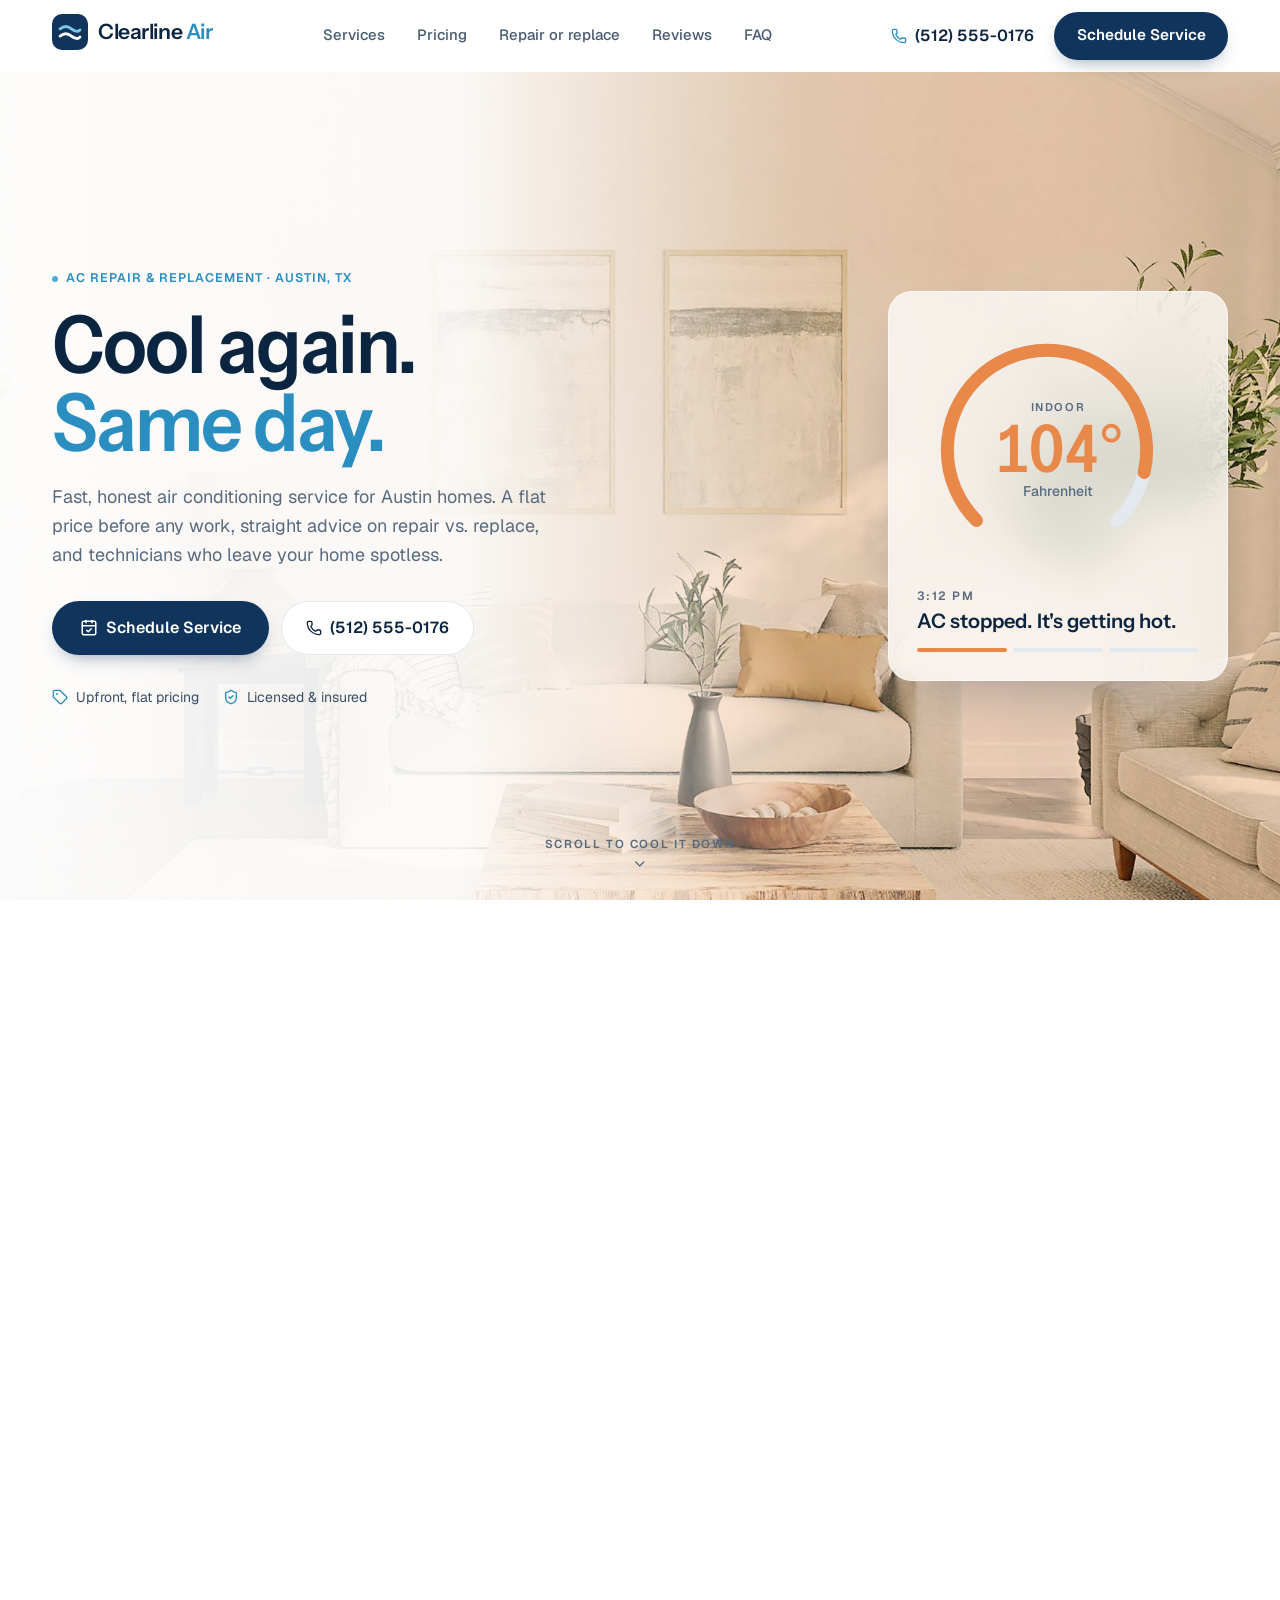
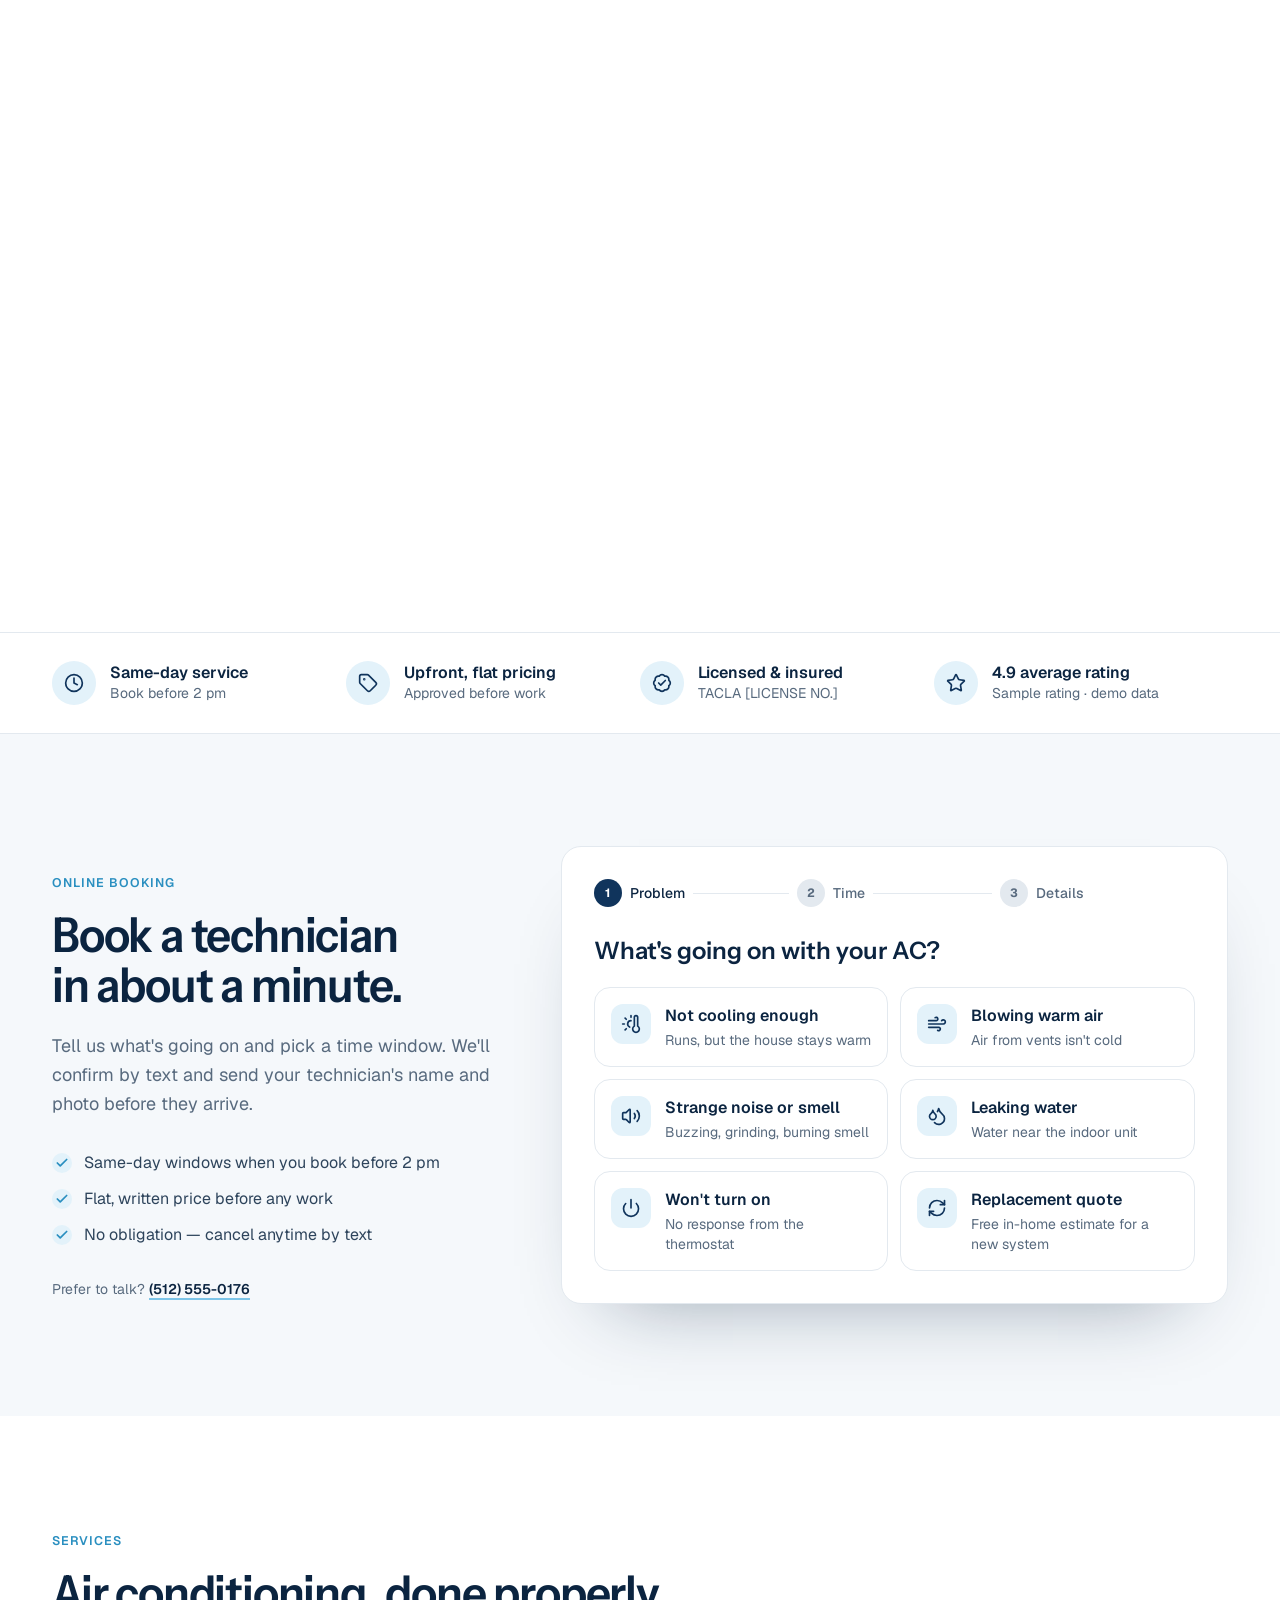
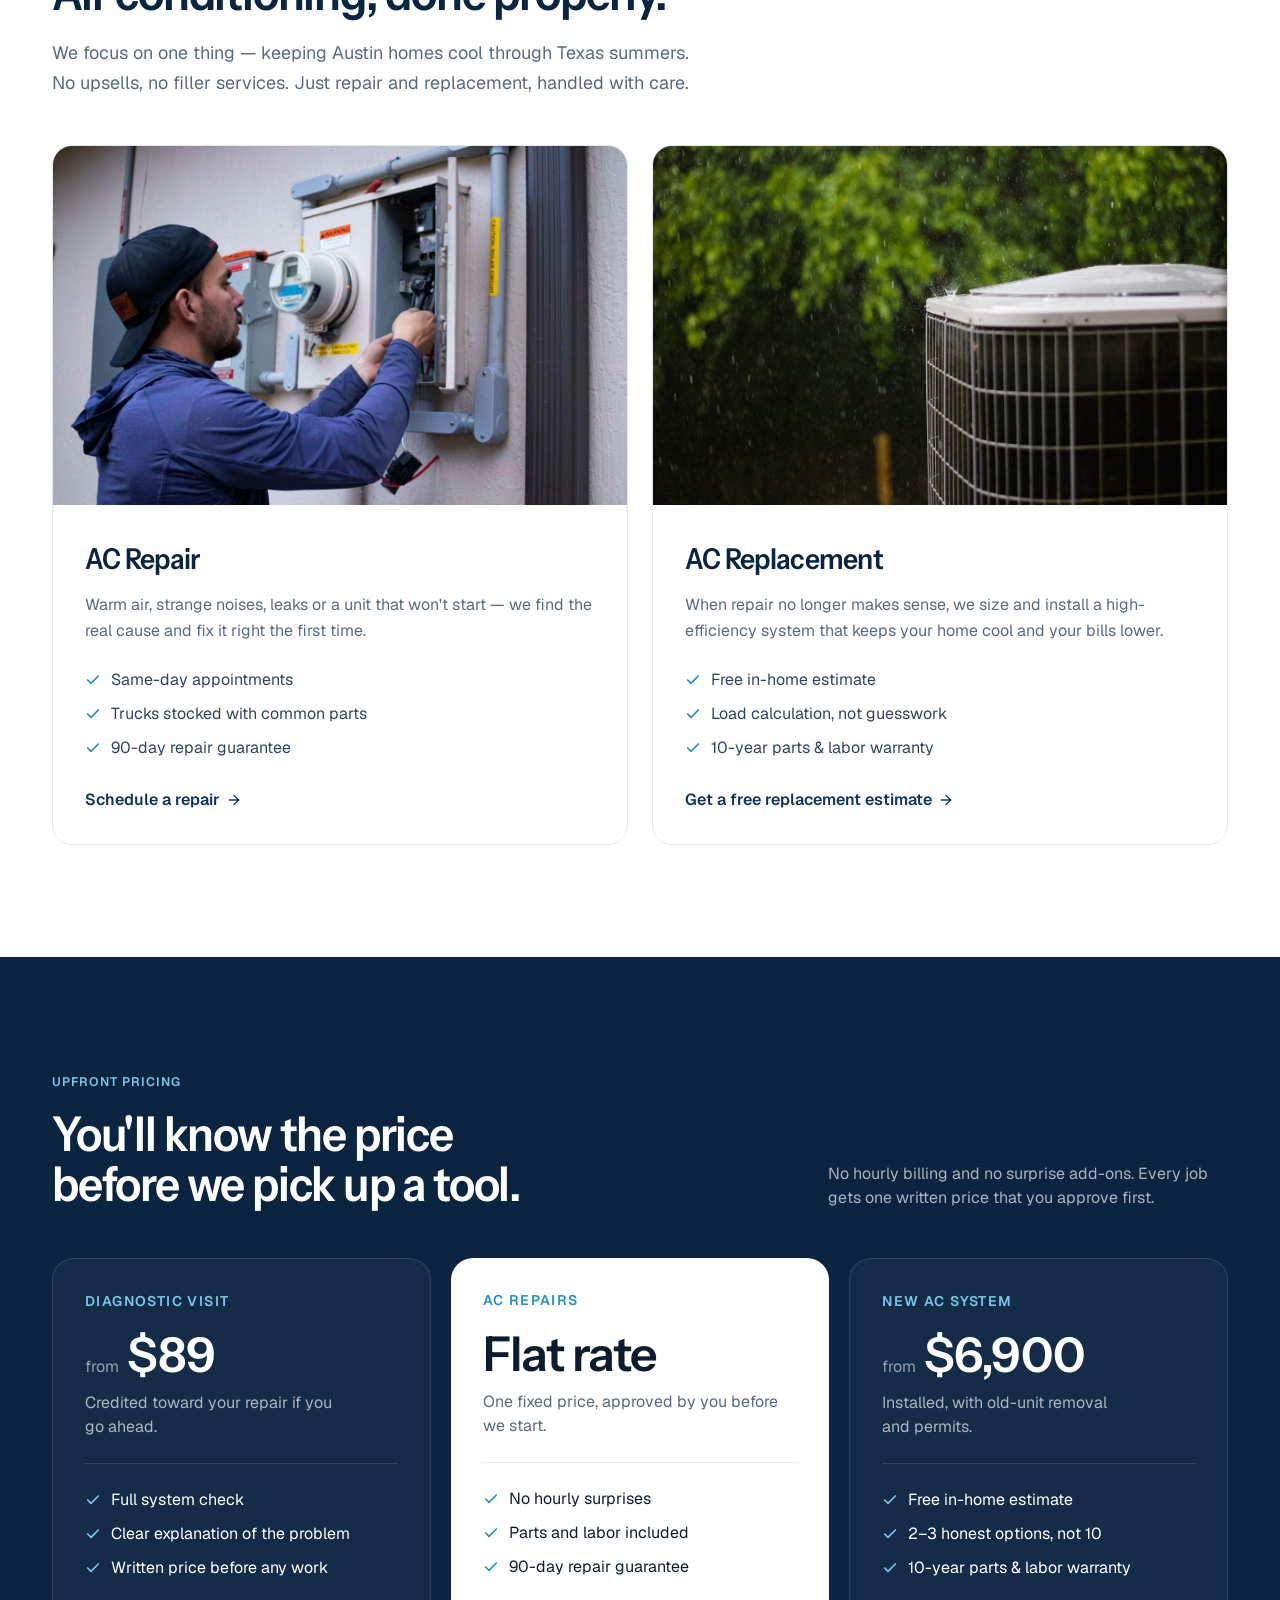
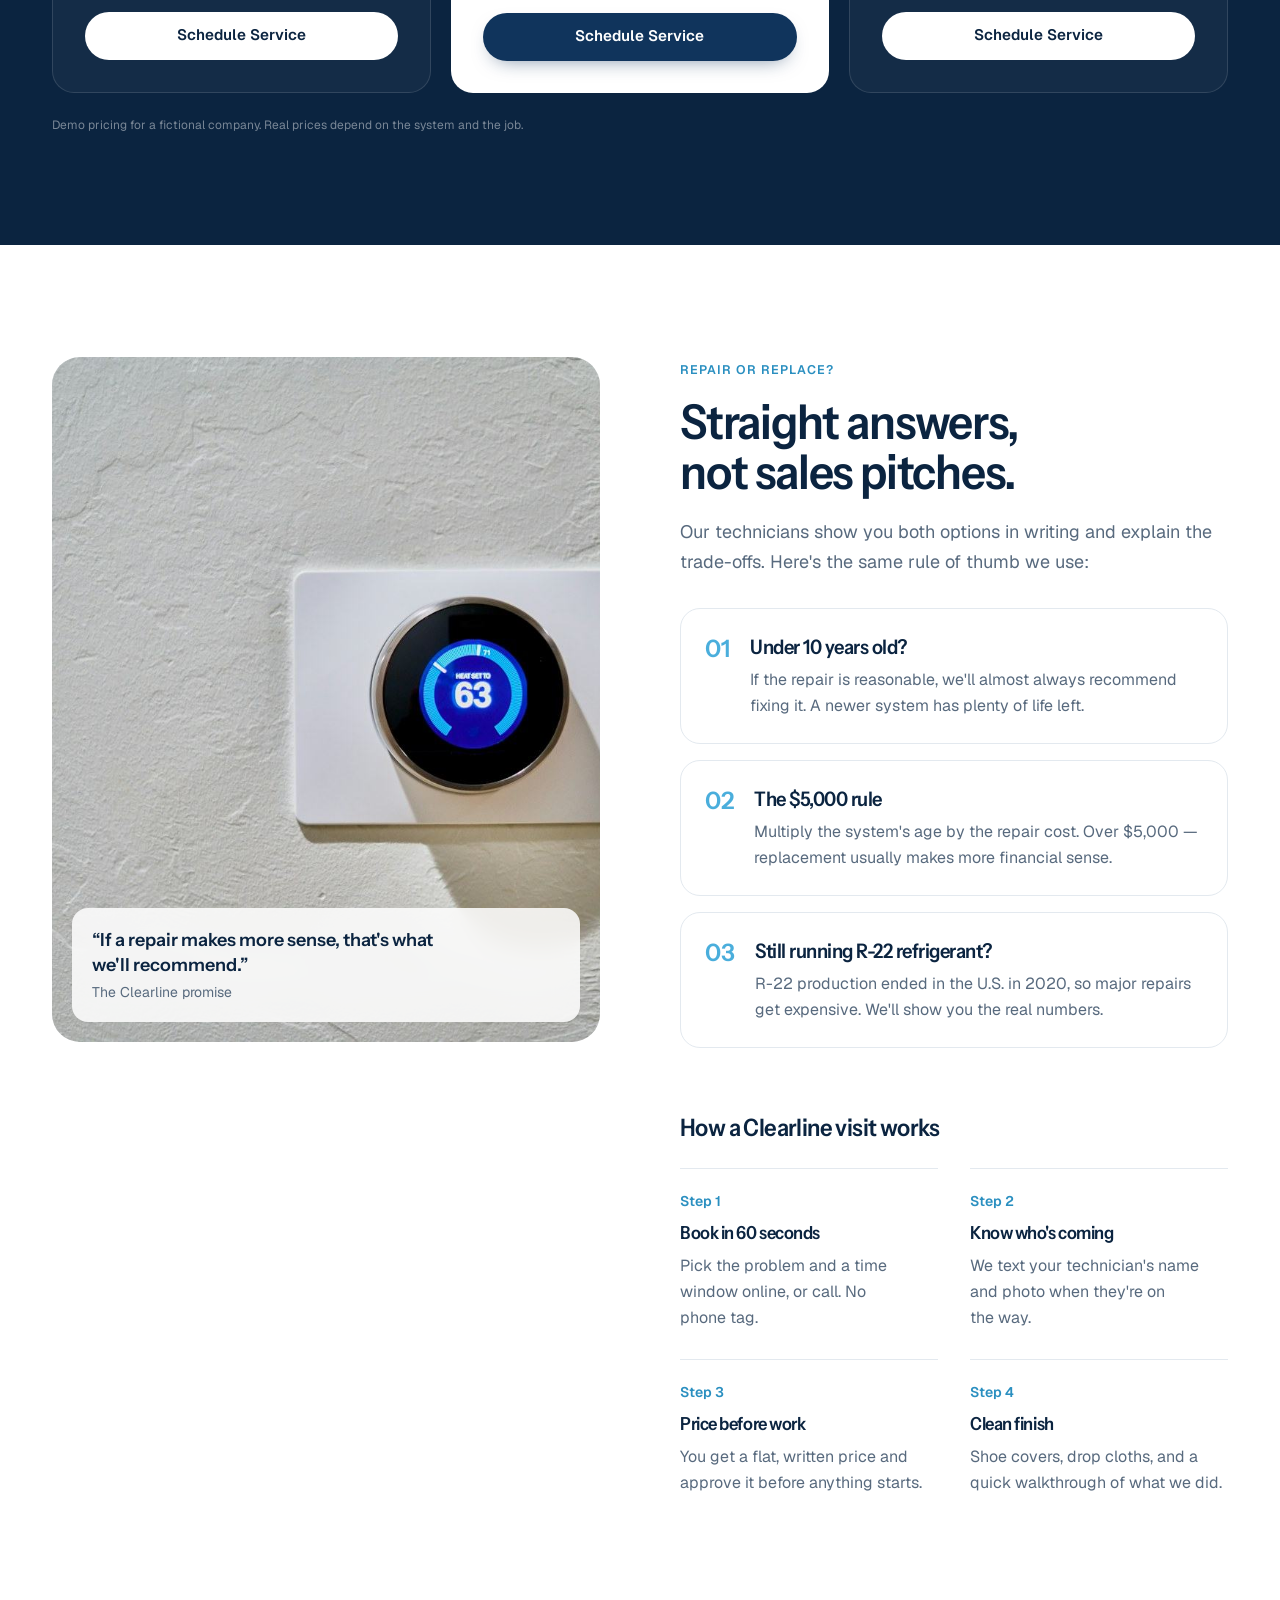
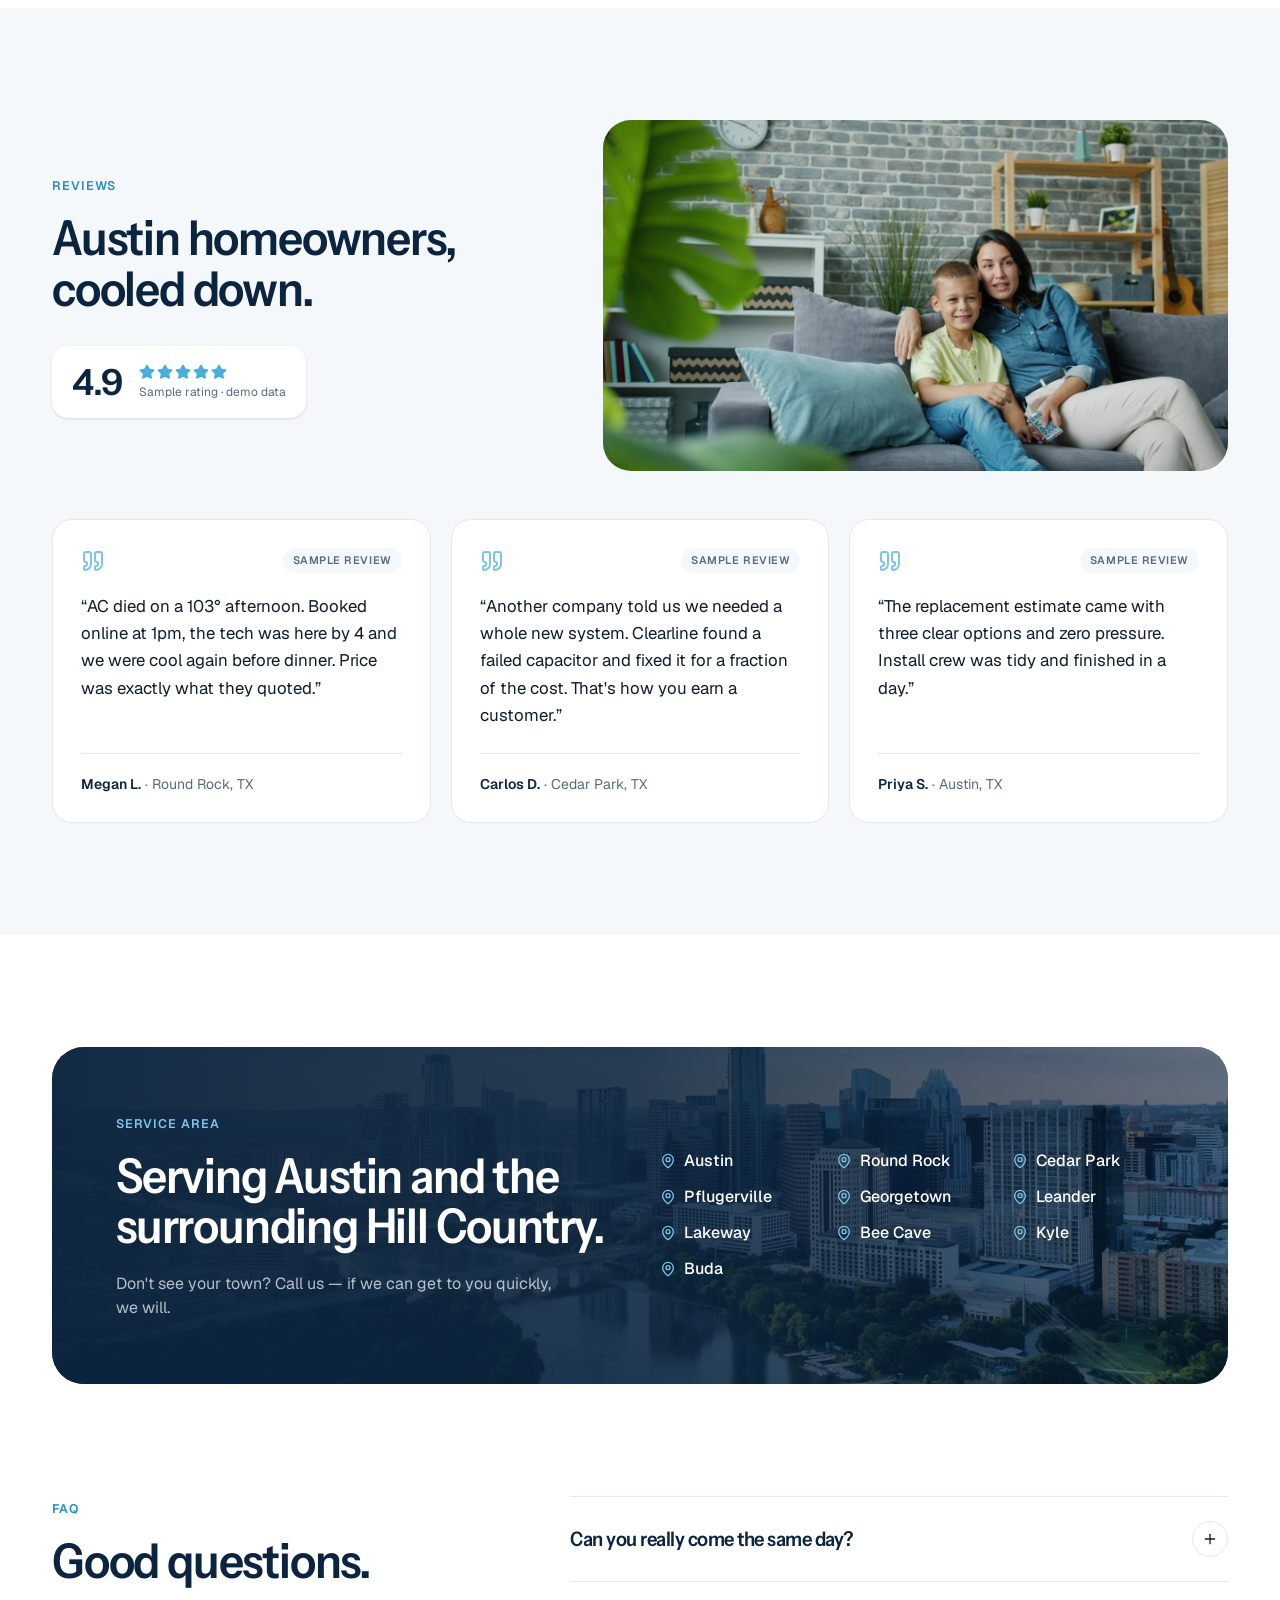
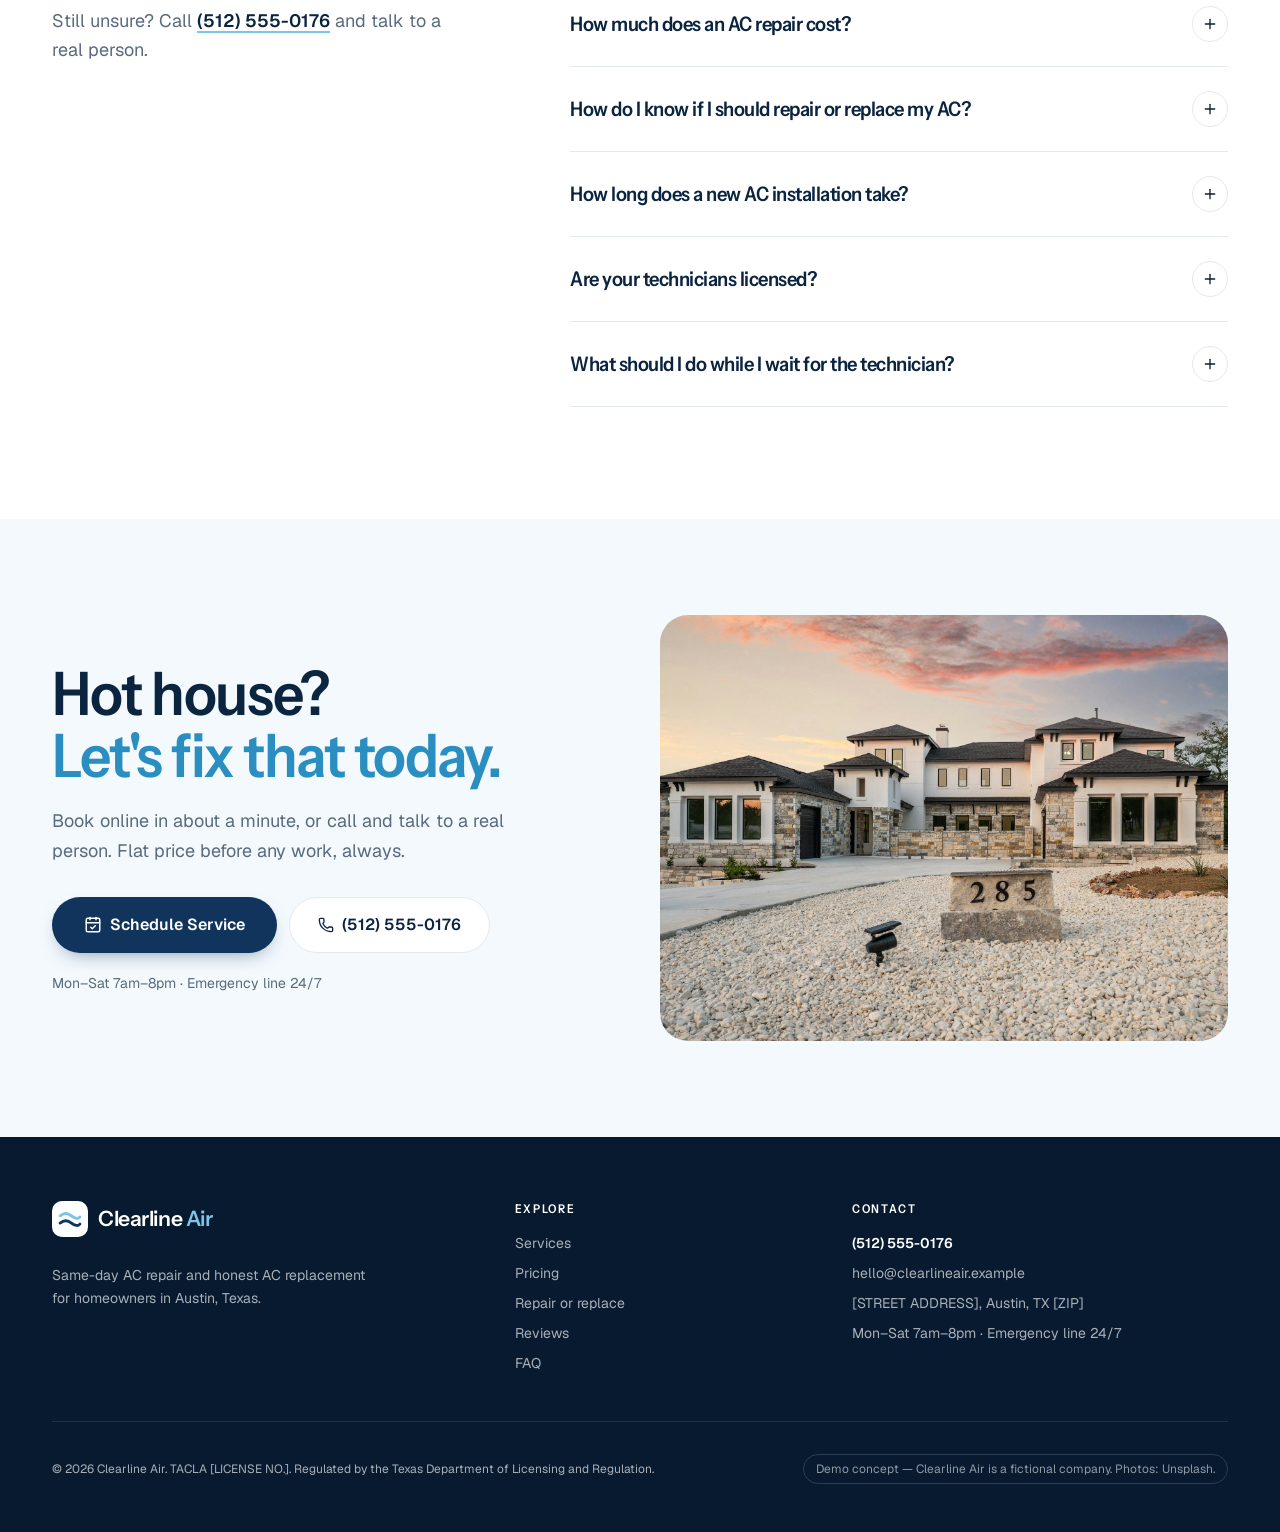
<file: clearline-site/index.html>
<!DOCTYPE html><html lang="en"><head><meta charSet="utf-8"/><link rel="preconnect" href="/" crossorigin=""/><meta name="viewport" content="width=device-width, initial-scale=1"/><link rel="preload" as="image" href="images/hero.jpg" fetchPriority="high"/><link rel="stylesheet" href="./_next/static/chunks/3_-s42eiv5xue.css" data-precedence="next"/><link rel="preload" as="script" fetchPriority="low" href="./_next/static/chunks/12aruqaur5huj.js"/><script src="./_next/static/chunks/13yxs8tvcajse.js" async=""></script><script src="./_next/static/chunks/3g4px251sg85e.js" async=""></script><script src="./_next/static/chunks/turbopack-1rdgb0w8nih9e.js" async=""></script><script src="./_next/static/chunks/3fntmmi971322.js" async=""></script><script src="./_next/static/chunks/0wm6jgw94_d73.js" async=""></script><meta name="theme-color" content="#ffffff"/><title>Same-Day AC Repair &amp; Replacement in Austin, TX | Clearline Air</title><meta name="description" content="Fast, honest air conditioning service for Austin homeowners: same-day AC repair, flat upfront pricing and straight advice on repair vs. replacement. Demo concept."/><meta name="robots" content="noindex, nofollow"/><link rel="canonical" href="https://clearline-air.vercel.app"/><meta property="og:title" content="Clearline Air — Same-Day AC Repair in Austin"/><meta property="og:description" content="Book a technician online in about a minute. Flat price before any work."/><meta property="og:url" content="https://clearline-air.vercel.app"/><meta property="og:site_name" content="Clearline Air"/><meta property="og:locale" content="en_US"/><meta property="og:image" content="https://clearline-air.vercel.app/images/hero.jpg"/><meta property="og:image:width" content="2000"/><meta property="og:image:height" content="1125"/><meta property="og:image:alt" content="Bright living room in an Austin home"/><meta property="og:type" content="website"/><meta name="twitter:card" content="summary_large_image"/><meta name="twitter:title" content="Clearline Air — Same-Day AC Repair in Austin"/><meta name="twitter:description" content="Book a technician online in about a minute. Flat price before any work."/><meta name="twitter:image" content="https://clearline-air.vercel.app/images/hero.jpg"/><meta name="twitter:image:alt" content="Bright living room in an Austin home"/><meta name="twitter:image:width" content="2000"/><meta name="twitter:image:height" content="1125"/><link rel="icon" href="./icon.svg?icon.3de622f_3uayt.svg" sizes="any" type="image/svg+xml"/><meta name="next-size-adjust" content=""/><script src="./_next/static/chunks/0cz1d0mv5g_q7.js" noModule=""></script></head><body><div hidden=""><!--$--><!--/$--></div><a href="#main" class="sr-only focus:not-sr-only focus:fixed focus:left-4 focus:top-4 focus:z-[100] focus:rounded-full focus:bg-white focus:px-4 focus:py-2 focus:font-semibold">Skip to content</a><header class="sticky top-0 z-50 h-[72px] border-b bg-white/90 backdrop-blur-md transition-colors border-transparent"><div class="container-x flex h-full items-center justify-between gap-6"><a href="#top" aria-label="Clearline Air — back to top" class="shrink-0"><span class="inline-flex items-center gap-2.5"><svg viewBox="0 0 40 40" class="h-9 w-9 shrink-0" aria-hidden="true" focusable="false"><rect width="40" height="40" rx="11" fill="#10345c"></rect><path d="M9 16.5c4.2-3.4 8.4-3.4 12.6 0s7.4 3.4 9.4 1.2" fill="none" stroke="#7cc4e8" stroke-width="3.2" stroke-linecap="round"></path><path d="M9 24.5c4.2-3.4 8.4-3.4 12.6 0s7.4 3.4 9.4 1.2" fill="none" stroke="#ffffff" stroke-width="3.2" stroke-linecap="round"></path></svg><span class="font-display text-[1.32rem] font-semibold tracking-[-0.02em] text-deep-900">Clearline<span class="text-ice-600"> Air</span></span></span></a><nav aria-label="Primary" class="hidden xl:block"><ul class="flex items-center gap-8 text-[0.93rem] font-medium text-deep-900/75"><li><a href="#services" class="transition-colors hover:text-deep-900">Services</a></li><li><a href="#pricing" class="transition-colors hover:text-deep-900">Pricing</a></li><li><a href="#advice" class="transition-colors hover:text-deep-900">Repair or replace</a></li><li><a href="#reviews" class="transition-colors hover:text-deep-900">Reviews</a></li><li><a href="#faq" class="transition-colors hover:text-deep-900">FAQ</a></li></ul></nav><div class="flex items-center gap-2 sm:gap-3"><a href="tel:+15125550176" class="hidden items-center gap-2 whitespace-nowrap px-2 font-semibold text-deep-900 md:inline-flex"><svg xmlns="http://www.w3.org/2000/svg" width="24" height="24" viewBox="0 0 24 24" fill="none" stroke="currentColor" stroke-width="2" stroke-linecap="round" stroke-linejoin="round" class="lucide lucide-phone h-4 w-4 text-ice-600" aria-hidden="true"><path d="M13.832 16.568a1 1 0 0 0 1.213-.303l.355-.465A2 2 0 0 1 17 15h3a2 2 0 0 1 2 2v3a2 2 0 0 1-2 2A18 18 0 0 1 2 4a2 2 0 0 1 2-2h3a2 2 0 0 1 2 2v3a2 2 0 0 1-.8 1.6l-.468.351a1 1 0 0 0-.292 1.233 14 14 0 0 0 6.392 6.384"></path></svg>(512) 555-0176</a><a href="#book" class="btn btn-primary hidden sm:inline-flex">Schedule Service</a><a href="tel:+15125550176" aria-label="Call (512) 555-0176" class="inline-flex h-11 w-11 items-center justify-center rounded-full bg-ice-100 text-deep-800 md:hidden"><svg xmlns="http://www.w3.org/2000/svg" width="24" height="24" viewBox="0 0 24 24" fill="none" stroke="currentColor" stroke-width="2" stroke-linecap="round" stroke-linejoin="round" class="lucide lucide-phone h-[18px] w-[18px]" aria-hidden="true"><path d="M13.832 16.568a1 1 0 0 0 1.213-.303l.355-.465A2 2 0 0 1 17 15h3a2 2 0 0 1 2 2v3a2 2 0 0 1-2 2A18 18 0 0 1 2 4a2 2 0 0 1 2-2h3a2 2 0 0 1 2 2v3a2 2 0 0 1-.8 1.6l-.468.351a1 1 0 0 0-.292 1.233 14 14 0 0 0 6.392 6.384"></path></svg></a><button type="button" aria-label="Open menu" aria-expanded="false" aria-controls="mobile-menu" class="inline-flex h-11 w-11 items-center justify-center rounded-full border border-line text-deep-900 xl:hidden"><svg xmlns="http://www.w3.org/2000/svg" width="24" height="24" viewBox="0 0 24 24" fill="none" stroke="currentColor" stroke-width="2" stroke-linecap="round" stroke-linejoin="round" class="lucide lucide-menu h-5 w-5" aria-hidden="true"><path d="M4 5h16"></path><path d="M4 12h16"></path><path d="M4 19h16"></path></svg></button></div></div></header><div id="mobile-menu" role="dialog" aria-modal="true" aria-label="Menu" hidden="" class="fixed inset-0 z-[60] bg-white xl:hidden"><div class="container-x flex h-[72px] items-center justify-between"><span class="inline-flex items-center gap-2.5"><svg viewBox="0 0 40 40" class="h-9 w-9 shrink-0" aria-hidden="true" focusable="false"><rect width="40" height="40" rx="11" fill="#10345c"></rect><path d="M9 16.5c4.2-3.4 8.4-3.4 12.6 0s7.4 3.4 9.4 1.2" fill="none" stroke="#7cc4e8" stroke-width="3.2" stroke-linecap="round"></path><path d="M9 24.5c4.2-3.4 8.4-3.4 12.6 0s7.4 3.4 9.4 1.2" fill="none" stroke="#ffffff" stroke-width="3.2" stroke-linecap="round"></path></svg><span class="font-display text-[1.32rem] font-semibold tracking-[-0.02em] text-deep-900">Clearline<span class="text-ice-600"> Air</span></span></span><button type="button" aria-label="Close menu" class="inline-flex h-11 w-11 items-center justify-center rounded-full border border-line"><svg xmlns="http://www.w3.org/2000/svg" width="24" height="24" viewBox="0 0 24 24" fill="none" stroke="currentColor" stroke-width="2" stroke-linecap="round" stroke-linejoin="round" class="lucide lucide-x h-5 w-5" aria-hidden="true"><path d="M18 6 6 18"></path><path d="m6 6 12 12"></path></svg></button></div><nav aria-label="Mobile" class="container-x mt-4"><ul class="divide-y divide-line border-y border-line"><li><a href="#services" class="flex items-center justify-between py-5 font-display text-2xl font-semibold text-deep-900">Services<span class="text-ice-500" aria-hidden="true">→</span></a></li><li><a href="#pricing" class="flex items-center justify-between py-5 font-display text-2xl font-semibold text-deep-900">Pricing<span class="text-ice-500" aria-hidden="true">→</span></a></li><li><a href="#advice" class="flex items-center justify-between py-5 font-display text-2xl font-semibold text-deep-900">Repair or replace<span class="text-ice-500" aria-hidden="true">→</span></a></li><li><a href="#reviews" class="flex items-center justify-between py-5 font-display text-2xl font-semibold text-deep-900">Reviews<span class="text-ice-500" aria-hidden="true">→</span></a></li><li><a href="#faq" class="flex items-center justify-between py-5 font-display text-2xl font-semibold text-deep-900">FAQ<span class="text-ice-500" aria-hidden="true">→</span></a></li></ul><div class="mt-8 grid gap-3"><a href="#book" class="btn btn-primary w-full">Schedule Service</a><a href="tel:+15125550176" class="btn btn-ghost w-full"><svg xmlns="http://www.w3.org/2000/svg" width="24" height="24" viewBox="0 0 24 24" fill="none" stroke="currentColor" stroke-width="2" stroke-linecap="round" stroke-linejoin="round" class="lucide lucide-phone h-4 w-4" aria-hidden="true"><path d="M13.832 16.568a1 1 0 0 0 1.213-.303l.355-.465A2 2 0 0 1 17 15h3a2 2 0 0 1 2 2v3a2 2 0 0 1-2 2A18 18 0 0 1 2 4a2 2 0 0 1 2-2h3a2 2 0 0 1 2 2v3a2 2 0 0 1-.8 1.6l-.468.351a1 1 0 0 0-.292 1.233 14 14 0 0 0 6.392 6.384"></path></svg> Call <!-- -->(512) 555-0176</a></div><p class="mt-6 text-sm text-muted">Mon–Sat 7am–8pm · Emergency line 24/7</p></nav></div><main id="main"><section id="top" aria-label="Clearline Air — same-day AC repair in Austin" class="relative bg-white h-[210vh] md:h-[240vh]"><div class="sticky top-[72px] h-[calc(100svh-72px)] min-h-[620px] overflow-hidden"><img src="images/hero.jpg" alt="Bright, airy living room in an Austin home" fetchPriority="high" class="absolute inset-0 h-full w-full object-cover object-[32%_65%] lg:object-[75%_center]"/><div aria-hidden="true" class="absolute inset-0 bg-[#f0a46a] mix-blend-multiply" style="opacity:0.42"></div><div aria-hidden="true" class="absolute inset-0 bg-[#9fd4f0] mix-blend-multiply" style="opacity:0"></div><div aria-hidden="true" class="absolute inset-0 bg-[linear-gradient(0deg,rgba(255,255,255,0.98)_0%,rgba(255,255,255,0.92)_42%,rgba(255,255,255,0)_70%)] lg:bg-[linear-gradient(90deg,rgba(255,255,255,0.97)_0%,rgba(255,255,255,0.9)_36%,rgba(255,255,255,0.15)_62%,rgba(255,255,255,0)_75%)]"></div><div class="container-x relative grid h-full grid-rows-[auto_1fr] gap-6 pb-28 pt-5 lg:grid-cols-[1.1fr_0.9fr] lg:grid-rows-1 lg:items-center lg:gap-12 lg:py-12 md:pb-14"><div class="row-start-2 self-end lg:row-start-1 lg:self-center"><p class="eyebrow"><span class="h-1.5 w-1.5 rounded-full bg-ice-500" aria-hidden="true"></span>AC repair &amp; replacement · Austin, TX</p><h1 class="mt-4 text-[2.9rem] font-semibold leading-[0.98] text-deep-900 sm:text-6xl lg:text-[5rem]">Cool again.<br/><span class="text-ice-600">Same day.</span></h1><p class="mt-5 max-w-[500px] text-base leading-relaxed text-muted sm:text-lg">Fast, honest air conditioning service for Austin homes. A flat price before any work, straight advice on repair vs. replace, and technicians who leave your home spotless.</p><div class="mt-8 hidden gap-3 md:flex"><a href="#book" class="btn btn-primary h-[54px] px-7 text-base"><svg xmlns="http://www.w3.org/2000/svg" width="24" height="24" viewBox="0 0 24 24" fill="none" stroke="currentColor" stroke-width="2" stroke-linecap="round" stroke-linejoin="round" class="lucide lucide-calendar-check h-[18px] w-[18px]" aria-hidden="true"><path d="M8 2v3"></path><path d="M16 2v3"></path><rect x="3" y="3" width="18" height="18" rx="2"></rect><path d="M3 9h18"></path><path d="m9 15 2 2 4-4"></path></svg> Schedule Service</a><a href="tel:+15125550176" class="btn btn-ghost h-[54px] px-6 text-base"><svg xmlns="http://www.w3.org/2000/svg" width="24" height="24" viewBox="0 0 24 24" fill="none" stroke="currentColor" stroke-width="2" stroke-linecap="round" stroke-linejoin="round" class="lucide lucide-phone h-4 w-4" aria-hidden="true"><path d="M13.832 16.568a1 1 0 0 0 1.213-.303l.355-.465A2 2 0 0 1 17 15h3a2 2 0 0 1 2 2v3a2 2 0 0 1-2 2A18 18 0 0 1 2 4a2 2 0 0 1 2-2h3a2 2 0 0 1 2 2v3a2 2 0 0 1-.8 1.6l-.468.351a1 1 0 0 0-.292 1.233 14 14 0 0 0 6.392 6.384"></path></svg> <!-- -->(512) 555-0176</a></div><ul class="mt-8 hidden flex-wrap gap-x-6 gap-y-2 text-sm text-deep-900/80 md:flex"><li class="flex items-center gap-2"><svg xmlns="http://www.w3.org/2000/svg" width="24" height="24" viewBox="0 0 24 24" fill="none" stroke="currentColor" stroke-width="2" stroke-linecap="round" stroke-linejoin="round" class="lucide lucide-tag h-4 w-4 text-ice-600" aria-hidden="true"><path d="M12.586 2.586A2 2 0 0 0 11.172 2H4a2 2 0 0 0-2 2v7.172a2 2 0 0 0 .586 1.414l8.704 8.704a2.426 2.426 0 0 0 3.42 0l6.58-6.58a2.426 2.426 0 0 0 0-3.42z"></path><circle cx="7.5" cy="7.5" r=".5" fill="currentColor"></circle></svg> Upfront, flat pricing</li><li class="flex items-center gap-2"><svg xmlns="http://www.w3.org/2000/svg" width="24" height="24" viewBox="0 0 24 24" fill="none" stroke="currentColor" stroke-width="2" stroke-linecap="round" stroke-linejoin="round" class="lucide lucide-shield-check h-4 w-4 text-ice-600" aria-hidden="true"><path d="M20 13c0 5-3.5 7.5-7.66 8.95a1 1 0 0 1-.67-.01C7.5 20.5 4 18 4 13V6a1 1 0 0 1 1-1c2 0 4.5-1.2 6.24-2.72a1.17 1.17 0 0 1 1.52 0C14.51 3.81 17 5 19 5a1 1 0 0 1 1 1z"></path><path d="m9 12 2 2 4-4"></path></svg> Licensed &amp; insured</li></ul></div><div class="row-start-1 lg:justify-self-end"><div class="flex items-center gap-4 rounded-[24px] border border-white/60 bg-white/75 p-4 shadow-[0_30px_60px_-30px_rgba(11,36,64,0.35)] backdrop-blur-xl md:max-w-[460px] lg:block lg:w-[340px] lg:max-w-none lg:p-7"><div class="relative shrink-0"><div class="hidden lg:block"><svg viewBox="0 0 120 120" width="260" height="260" class="max-w-full" aria-hidden="true"><g transform="rotate(135 60 60)"><circle cx="60" cy="60" r="46" fill="none" stroke="#e3e9ef" stroke-width="6" stroke-linecap="round" stroke-dasharray="216.76989309769573 289.02652413026095"></circle><circle cx="60" cy="60" r="46" fill="none" stroke="rgb(232,137,74)" stroke-width="6" stroke-linecap="round" stroke-dasharray="190.75750592597225 289.02652413026095" style="transition:stroke 120ms linear"></circle></g></svg></div><div class="lg:hidden"><svg viewBox="0 0 120 120" width="124" height="124" class="max-w-full" aria-hidden="true"><g transform="rotate(135 60 60)"><circle cx="60" cy="60" r="46" fill="none" stroke="#e3e9ef" stroke-width="6" stroke-linecap="round" stroke-dasharray="216.76989309769573 289.02652413026095"></circle><circle cx="60" cy="60" r="46" fill="none" stroke="rgb(232,137,74)" stroke-width="6" stroke-linecap="round" stroke-dasharray="190.75750592597225 289.02652413026095" style="transition:stroke 120ms linear"></circle></g></svg></div><div class="absolute inset-0 flex flex-col items-center justify-center"><span class="hidden text-[0.7rem] font-semibold uppercase tracking-[0.14em] text-muted lg:block">Indoor</span><span class="font-display text-[2rem] font-semibold leading-none tabular-nums lg:text-[4.1rem]" style="color:rgb(232,137,74);font-variation-settings:&quot;wdth&quot; 85" aria-live="off">104<!-- -->°</span><span class="hidden text-sm font-medium text-muted lg:block">Fahrenheit</span></div></div><div class="min-w-0 lg:mt-2"><p class="text-xs font-semibold uppercase tracking-[0.12em] text-muted">3:12 PM</p><p class="mt-1 font-display text-lg font-semibold leading-snug text-deep-900 lg:text-xl">AC stopped. It&#x27;s getting hot.</p><ol class="mt-3 flex gap-1.5" aria-hidden="true"><li class="h-1 flex-1 rounded-full transition-colors " style="background:rgb(232,137,74)"></li><li class="h-1 flex-1 rounded-full transition-colors bg-line"></li><li class="h-1 flex-1 rounded-full transition-colors bg-line"></li></ol></div></div></div></div><div aria-hidden="true" class="pointer-events-none absolute bottom-7 left-1/2 hidden -translate-x-1/2 flex-col items-center gap-1 text-[0.72rem] font-semibold uppercase tracking-[0.14em] text-muted transition-opacity duration-300 lg:flex opacity-100">Scroll to cool it down<svg xmlns="http://www.w3.org/2000/svg" width="24" height="24" viewBox="0 0 24 24" fill="none" stroke="currentColor" stroke-width="2" stroke-linecap="round" stroke-linejoin="round" class="lucide lucide-chevron-down h-4 w-4 animate-bounce" aria-hidden="true"><path d="m6 9 6 6 6-6"></path></svg></div></div></section><section aria-label="Why Austin homeowners choose Clearline" class="border-y border-line bg-white"><ul class="container-x grid grid-cols-2 gap-y-6 py-7 lg:grid-cols-4"><li class="flex items-center gap-3.5"><span class="inline-flex h-11 w-11 shrink-0 items-center justify-center rounded-full bg-ice-100 text-deep-800"><svg xmlns="http://www.w3.org/2000/svg" width="24" height="24" viewBox="0 0 24 24" fill="none" stroke="currentColor" stroke-width="2" stroke-linecap="round" stroke-linejoin="round" class="lucide lucide-clock h-5 w-5" aria-hidden="true"><circle cx="12" cy="12" r="10"></circle><path d="M12 6v6l4 2"></path></svg></span><div class="min-w-0"><p class="font-semibold leading-tight text-deep-900">Same-day service</p><p class="truncate text-sm text-muted">Book before 2 pm</p></div></li><li class="flex items-center gap-3.5"><span class="inline-flex h-11 w-11 shrink-0 items-center justify-center rounded-full bg-ice-100 text-deep-800"><svg xmlns="http://www.w3.org/2000/svg" width="24" height="24" viewBox="0 0 24 24" fill="none" stroke="currentColor" stroke-width="2" stroke-linecap="round" stroke-linejoin="round" class="lucide lucide-tag h-5 w-5" aria-hidden="true"><path d="M12.586 2.586A2 2 0 0 0 11.172 2H4a2 2 0 0 0-2 2v7.172a2 2 0 0 0 .586 1.414l8.704 8.704a2.426 2.426 0 0 0 3.42 0l6.58-6.58a2.426 2.426 0 0 0 0-3.42z"></path><circle cx="7.5" cy="7.5" r=".5" fill="currentColor"></circle></svg></span><div class="min-w-0"><p class="font-semibold leading-tight text-deep-900">Upfront, flat pricing</p><p class="truncate text-sm text-muted">Approved before work</p></div></li><li class="flex items-center gap-3.5"><span class="inline-flex h-11 w-11 shrink-0 items-center justify-center rounded-full bg-ice-100 text-deep-800"><svg xmlns="http://www.w3.org/2000/svg" width="24" height="24" viewBox="0 0 24 24" fill="none" stroke="currentColor" stroke-width="2" stroke-linecap="round" stroke-linejoin="round" class="lucide lucide-badge-check lucide-verified h-5 w-5" aria-hidden="true"><path d="M3.85 8.62a4 4 0 0 1 4.78-4.77 4 4 0 0 1 6.74 0 4 4 0 0 1 4.78 4.78 4 4 0 0 1 0 6.74 4 4 0 0 1-4.77 4.78 4 4 0 0 1-6.75 0 4 4 0 0 1-4.78-4.77 4 4 0 0 1 0-6.76Z"></path><path d="m16 9-5.5 5.5L8 12"></path></svg></span><div class="min-w-0"><p class="font-semibold leading-tight text-deep-900">Licensed &amp; insured</p><p class="truncate text-sm text-muted">TACLA [LICENSE NO.]</p></div></li><li class="flex items-center gap-3.5"><span class="inline-flex h-11 w-11 shrink-0 items-center justify-center rounded-full bg-ice-100 text-deep-800"><svg xmlns="http://www.w3.org/2000/svg" width="24" height="24" viewBox="0 0 24 24" fill="none" stroke="currentColor" stroke-width="2" stroke-linecap="round" stroke-linejoin="round" class="lucide lucide-star h-5 w-5" aria-hidden="true"><path d="M11.525 2.295a.53.53 0 0 1 .95 0l2.31 4.679a2.123 2.123 0 0 0 1.595 1.16l5.166.756a.53.53 0 0 1 .294.904l-3.736 3.638a2.123 2.123 0 0 0-.611 1.878l.882 5.14a.53.53 0 0 1-.771.56l-4.618-2.428a2.122 2.122 0 0 0-1.973 0L6.396 21.01a.53.53 0 0 1-.77-.56l.881-5.139a2.122 2.122 0 0 0-.611-1.879L2.16 9.795a.53.53 0 0 1 .294-.906l5.165-.755a2.122 2.122 0 0 0 1.597-1.16z"></path></svg></span><div class="min-w-0"><p class="font-semibold leading-tight text-deep-900">4.9 average rating</p><p class="truncate text-sm text-muted">Sample rating · demo data</p></div></li></ul></section><section id="book" class="bg-soft py-20 sm:py-28"><div class="container-x grid gap-12 lg:grid-cols-[0.8fr_1.2fr] lg:gap-16"><div class="lg:pt-6"><p class="eyebrow">Online booking</p><h2 class="mt-4 text-4xl font-semibold leading-[1.05] text-deep-900 sm:text-5xl">Book a technician in about a minute.</h2><p class="mt-5 max-w-[440px] text-lg leading-relaxed text-muted">Tell us what&#x27;s going on and pick a time window. We&#x27;ll confirm by text and send your technician&#x27;s name and photo before they arrive.</p><ul class="mt-8 space-y-3 text-deep-900/85"><li class="flex items-start gap-3"><span class="mt-0.5 inline-flex h-5 w-5 shrink-0 items-center justify-center rounded-full bg-ice-100"><svg xmlns="http://www.w3.org/2000/svg" width="24" height="24" viewBox="0 0 24 24" fill="none" stroke="currentColor" stroke-width="3" stroke-linecap="round" stroke-linejoin="round" class="lucide lucide-check h-3.5 w-3.5 text-ice-600" aria-hidden="true"><path d="M20 6 9 17l-5-5"></path></svg></span>Same-day windows when you book before 2 pm</li><li class="flex items-start gap-3"><span class="mt-0.5 inline-flex h-5 w-5 shrink-0 items-center justify-center rounded-full bg-ice-100"><svg xmlns="http://www.w3.org/2000/svg" width="24" height="24" viewBox="0 0 24 24" fill="none" stroke="currentColor" stroke-width="3" stroke-linecap="round" stroke-linejoin="round" class="lucide lucide-check h-3.5 w-3.5 text-ice-600" aria-hidden="true"><path d="M20 6 9 17l-5-5"></path></svg></span>Flat, written price before any work</li><li class="flex items-start gap-3"><span class="mt-0.5 inline-flex h-5 w-5 shrink-0 items-center justify-center rounded-full bg-ice-100"><svg xmlns="http://www.w3.org/2000/svg" width="24" height="24" viewBox="0 0 24 24" fill="none" stroke="currentColor" stroke-width="3" stroke-linecap="round" stroke-linejoin="round" class="lucide lucide-check h-3.5 w-3.5 text-ice-600" aria-hidden="true"><path d="M20 6 9 17l-5-5"></path></svg></span>No obligation — cancel anytime by text</li></ul><p class="mt-8 text-sm text-muted">Prefer to talk?<!-- --> <a href="tel:+15125550176" class="font-semibold text-deep-900 underline decoration-ice-400 decoration-2 underline-offset-4">(512) 555-0176</a></p></div><div class="card p-5 shadow-[0_40px_80px_-50px_rgba(11,36,64,0.45)] sm:p-8"><ol class="flex items-center gap-2" aria-label="Booking progress"><li class="flex flex-1 items-center gap-2" aria-current="step"><span class="inline-flex h-7 w-7 shrink-0 items-center justify-center rounded-full text-xs font-bold bg-deep-800 text-white">1</span><span class="hidden text-sm font-medium sm:inline text-deep-900">Problem</span><span class="h-px flex-1 bg-line" aria-hidden="true"></span></li><li class="flex flex-1 items-center gap-2"><span class="inline-flex h-7 w-7 shrink-0 items-center justify-center rounded-full text-xs font-bold bg-line text-muted">2</span><span class="hidden text-sm font-medium sm:inline text-muted">Time</span><span class="h-px flex-1 bg-line" aria-hidden="true"></span></li><li class="flex flex-1 items-center gap-2"><span class="inline-flex h-7 w-7 shrink-0 items-center justify-center rounded-full text-xs font-bold bg-line text-muted">3</span><span class="hidden text-sm font-medium sm:inline text-muted">Details</span></li></ol><fieldset class="mt-7"><legend class="font-display text-2xl font-semibold text-deep-900">What&#x27;s going on with your AC?</legend><div class="mt-5 grid gap-3 sm:grid-cols-2"><button type="button" aria-pressed="false" class="group flex items-start gap-3.5 rounded-2xl border p-4 text-left transition-colors border-line hover:border-ice-400 hover:bg-ice-50"><span class="inline-flex h-10 w-10 shrink-0 items-center justify-center rounded-xl bg-ice-100 text-deep-800"><svg xmlns="http://www.w3.org/2000/svg" width="24" height="24" viewBox="0 0 24 24" fill="none" stroke="currentColor" stroke-width="2" stroke-linecap="round" stroke-linejoin="round" class="lucide lucide-thermometer-sun h-5 w-5" aria-hidden="true"><path d="M12 2v2"></path><path d="M12 8a4 4 0 0 0-1.645 7.647"></path><path d="M2 12h2"></path><path d="M20 14.54a4 4 0 1 1-4 0V4a2 2 0 0 1 4 0z"></path><path d="m4.93 4.93 1.41 1.41"></path><path d="m6.34 17.66-1.41 1.41"></path></svg></span><span><span class="block font-semibold text-deep-900">Not cooling enough</span><span class="mt-0.5 block text-sm text-muted">Runs, but the house stays warm</span></span></button><button type="button" aria-pressed="false" class="group flex items-start gap-3.5 rounded-2xl border p-4 text-left transition-colors border-line hover:border-ice-400 hover:bg-ice-50"><span class="inline-flex h-10 w-10 shrink-0 items-center justify-center rounded-xl bg-ice-100 text-deep-800"><svg xmlns="http://www.w3.org/2000/svg" width="24" height="24" viewBox="0 0 24 24" fill="none" stroke="currentColor" stroke-width="2" stroke-linecap="round" stroke-linejoin="round" class="lucide lucide-wind h-5 w-5" aria-hidden="true"><path d="M12.8 19.6A2 2 0 1 0 14 16H2"></path><path d="M17.5 8a2.5 2.5 0 1 1 2 4H2"></path><path d="M9.8 4.4A2 2 0 1 1 11 8H2"></path></svg></span><span><span class="block font-semibold text-deep-900">Blowing warm air</span><span class="mt-0.5 block text-sm text-muted">Air from vents isn&#x27;t cold</span></span></button><button type="button" aria-pressed="false" class="group flex items-start gap-3.5 rounded-2xl border p-4 text-left transition-colors border-line hover:border-ice-400 hover:bg-ice-50"><span class="inline-flex h-10 w-10 shrink-0 items-center justify-center rounded-xl bg-ice-100 text-deep-800"><svg xmlns="http://www.w3.org/2000/svg" width="24" height="24" viewBox="0 0 24 24" fill="none" stroke="currentColor" stroke-width="2" stroke-linecap="round" stroke-linejoin="round" class="lucide lucide-volume-2 h-5 w-5" aria-hidden="true"><path d="M11 4.702a.705.705 0 0 0-1.203-.498L6.413 7.587A1.4 1.4 0 0 1 5.416 8H3a1 1 0 0 0-1 1v6a1 1 0 0 0 1 1h2.416a1.4 1.4 0 0 1 .997.413l3.383 3.384A.705.705 0 0 0 11 19.298z"></path><path d="M16 9a5 5 0 0 1 0 6"></path><path d="M19.364 18.364a9 9 0 0 0 0-12.728"></path></svg></span><span><span class="block font-semibold text-deep-900">Strange noise or smell</span><span class="mt-0.5 block text-sm text-muted">Buzzing, grinding, burning smell</span></span></button><button type="button" aria-pressed="false" class="group flex items-start gap-3.5 rounded-2xl border p-4 text-left transition-colors border-line hover:border-ice-400 hover:bg-ice-50"><span class="inline-flex h-10 w-10 shrink-0 items-center justify-center rounded-xl bg-ice-100 text-deep-800"><svg xmlns="http://www.w3.org/2000/svg" width="24" height="24" viewBox="0 0 24 24" fill="none" stroke="currentColor" stroke-width="2" stroke-linecap="round" stroke-linejoin="round" class="lucide lucide-droplets h-5 w-5" aria-hidden="true"><path d="M7 16.3c2.2 0 4-1.83 4-4.05 0-1.16-.57-2.26-1.71-3.19S7.29 6.75 7 5.3c-.29 1.45-1.14 2.84-2.29 3.76S3 11.1 3 12.25c0 2.22 1.8 4.05 4 4.05z"></path><path d="M12.56 6.6A10.97 10.97 0 0 0 14 3.02c.5 2.5 2 4.9 4 6.5s3 3.5 3 5.5a6.98 6.98 0 0 1-11.91 4.97"></path></svg></span><span><span class="block font-semibold text-deep-900">Leaking water</span><span class="mt-0.5 block text-sm text-muted">Water near the indoor unit</span></span></button><button type="button" aria-pressed="false" class="group flex items-start gap-3.5 rounded-2xl border p-4 text-left transition-colors border-line hover:border-ice-400 hover:bg-ice-50"><span class="inline-flex h-10 w-10 shrink-0 items-center justify-center rounded-xl bg-ice-100 text-deep-800"><svg xmlns="http://www.w3.org/2000/svg" width="24" height="24" viewBox="0 0 24 24" fill="none" stroke="currentColor" stroke-width="2" stroke-linecap="round" stroke-linejoin="round" class="lucide lucide-power h-5 w-5" aria-hidden="true"><path d="M12 2v10"></path><path d="M18.4 6.6a9 9 0 1 1-12.77.04"></path></svg></span><span><span class="block font-semibold text-deep-900">Won&#x27;t turn on</span><span class="mt-0.5 block text-sm text-muted">No response from the thermostat</span></span></button><button type="button" aria-pressed="false" class="group flex items-start gap-3.5 rounded-2xl border p-4 text-left transition-colors border-line hover:border-ice-400 hover:bg-ice-50"><span class="inline-flex h-10 w-10 shrink-0 items-center justify-center rounded-xl bg-ice-100 text-deep-800"><svg xmlns="http://www.w3.org/2000/svg" width="24" height="24" viewBox="0 0 24 24" fill="none" stroke="currentColor" stroke-width="2" stroke-linecap="round" stroke-linejoin="round" class="lucide lucide-refresh-cw h-5 w-5" aria-hidden="true"><path d="M3 12a9 9 0 0 1 9-9 9.75 9.75 0 0 1 6.74 2.74L21 8"></path><path d="M21 3v5h-5"></path><path d="M21 12a9 9 0 0 1-9 9 9.75 9.75 0 0 1-6.74-2.74L3 16"></path><path d="M8 16H3v5"></path></svg></span><span><span class="block font-semibold text-deep-900">Replacement quote</span><span class="mt-0.5 block text-sm text-muted">Free in-home estimate for a new system</span></span></button></div></fieldset></div></div></section><section id="services" class="py-20 sm:py-28"><div class="container-x"><div class="max-w-[640px]"><p class="eyebrow">Services</p><h2 class="mt-4 text-4xl font-semibold leading-[1.05] text-deep-900 sm:text-5xl">Air conditioning, done properly.</h2><p class="mt-5 text-lg leading-relaxed text-muted">We focus on one thing — keeping Austin homes cool through Texas summers. No upsells, no filler services. Just repair and replacement, handled with care.</p></div><div class="mt-12 grid gap-6 md:grid-cols-2"><article class="card group overflow-hidden"><div class="relative aspect-[16/10] overflow-hidden bg-soft"><img alt="Technician diagnosing an electrical panel at a home" loading="lazy" decoding="async" data-nimg="fill" class="object-cover transition-transform duration-700 group-hover:scale-[1.03]" style="position:absolute;height:100%;width:100%;left:0;top:0;right:0;bottom:0;color:transparent" src="./images/repair.jpg"/></div><div class="p-6 sm:p-8"><h3 class="text-[1.8rem] font-semibold text-deep-900">AC Repair</h3><p class="mt-3 leading-relaxed text-muted">Warm air, strange noises, leaks or a unit that won&#x27;t start — we find the real cause and fix it right the first time.</p><ul class="mt-6 space-y-2.5"><li class="flex items-center gap-2.5 text-deep-900/85"><svg xmlns="http://www.w3.org/2000/svg" width="24" height="24" viewBox="0 0 24 24" fill="none" stroke="currentColor" stroke-width="2.5" stroke-linecap="round" stroke-linejoin="round" class="lucide lucide-check h-4 w-4 text-ice-600" aria-hidden="true"><path d="M20 6 9 17l-5-5"></path></svg> <!-- -->Same-day appointments</li><li class="flex items-center gap-2.5 text-deep-900/85"><svg xmlns="http://www.w3.org/2000/svg" width="24" height="24" viewBox="0 0 24 24" fill="none" stroke="currentColor" stroke-width="2.5" stroke-linecap="round" stroke-linejoin="round" class="lucide lucide-check h-4 w-4 text-ice-600" aria-hidden="true"><path d="M20 6 9 17l-5-5"></path></svg> <!-- -->Trucks stocked with common parts</li><li class="flex items-center gap-2.5 text-deep-900/85"><svg xmlns="http://www.w3.org/2000/svg" width="24" height="24" viewBox="0 0 24 24" fill="none" stroke="currentColor" stroke-width="2.5" stroke-linecap="round" stroke-linejoin="round" class="lucide lucide-check h-4 w-4 text-ice-600" aria-hidden="true"><path d="M20 6 9 17l-5-5"></path></svg> <!-- -->90-day repair guarantee</li></ul><a href="#book" class="mt-7 inline-flex items-center gap-1.5 font-semibold text-deep-800 hover:text-ice-600">Schedule a repair<!-- --> <svg xmlns="http://www.w3.org/2000/svg" width="24" height="24" viewBox="0 0 24 24" fill="none" stroke="currentColor" stroke-width="2" stroke-linecap="round" stroke-linejoin="round" class="lucide lucide-arrow-right h-4 w-4" aria-hidden="true"><path d="M5 12h14"></path><path d="m12 5 7 7-7 7"></path></svg></a></div></article><article class="card group overflow-hidden"><div class="relative aspect-[16/10] overflow-hidden bg-soft"><img alt="New residential central air conditioner condenser outside a home" loading="lazy" decoding="async" data-nimg="fill" class="object-cover transition-transform duration-700 group-hover:scale-[1.03]" style="position:absolute;height:100%;width:100%;left:0;top:0;right:0;bottom:0;color:transparent" src="./images/replacement.jpg"/></div><div class="p-6 sm:p-8"><h3 class="text-[1.8rem] font-semibold text-deep-900">AC Replacement</h3><p class="mt-3 leading-relaxed text-muted">When repair no longer makes sense, we size and install a high-efficiency system that keeps your home cool and your bills lower.</p><ul class="mt-6 space-y-2.5"><li class="flex items-center gap-2.5 text-deep-900/85"><svg xmlns="http://www.w3.org/2000/svg" width="24" height="24" viewBox="0 0 24 24" fill="none" stroke="currentColor" stroke-width="2.5" stroke-linecap="round" stroke-linejoin="round" class="lucide lucide-check h-4 w-4 text-ice-600" aria-hidden="true"><path d="M20 6 9 17l-5-5"></path></svg> <!-- -->Free in-home estimate</li><li class="flex items-center gap-2.5 text-deep-900/85"><svg xmlns="http://www.w3.org/2000/svg" width="24" height="24" viewBox="0 0 24 24" fill="none" stroke="currentColor" stroke-width="2.5" stroke-linecap="round" stroke-linejoin="round" class="lucide lucide-check h-4 w-4 text-ice-600" aria-hidden="true"><path d="M20 6 9 17l-5-5"></path></svg> <!-- -->Load calculation, not guesswork</li><li class="flex items-center gap-2.5 text-deep-900/85"><svg xmlns="http://www.w3.org/2000/svg" width="24" height="24" viewBox="0 0 24 24" fill="none" stroke="currentColor" stroke-width="2.5" stroke-linecap="round" stroke-linejoin="round" class="lucide lucide-check h-4 w-4 text-ice-600" aria-hidden="true"><path d="M20 6 9 17l-5-5"></path></svg> <!-- -->10-year parts &amp; labor warranty</li></ul><a href="#book" class="mt-7 inline-flex items-center gap-1.5 font-semibold text-deep-800 hover:text-ice-600">Get a free replacement estimate<!-- --> <svg xmlns="http://www.w3.org/2000/svg" width="24" height="24" viewBox="0 0 24 24" fill="none" stroke="currentColor" stroke-width="2" stroke-linecap="round" stroke-linejoin="round" class="lucide lucide-arrow-right h-4 w-4" aria-hidden="true"><path d="M5 12h14"></path><path d="m12 5 7 7-7 7"></path></svg></a></div></article></div></div></section><section id="pricing" class="bg-deep-900 py-20 text-white sm:py-28"><div class="container-x"><div class="flex flex-col gap-6 lg:flex-row lg:items-end lg:justify-between"><div class="max-w-[620px]"><p class="eyebrow !text-ice-400">Upfront pricing</p><h2 class="mt-4 text-4xl font-semibold leading-[1.05] sm:text-5xl">You&#x27;ll know the price before we pick up a tool.</h2></div><p class="max-w-[400px] text-white/65">No hourly billing and no surprise add-ons. Every job gets one written price that you approve first.</p></div><div class="mt-12 grid gap-5 lg:grid-cols-3"><div class="flex flex-col rounded-[22px] p-7 sm:p-8 border border-white/12 bg-white/[0.04]"><p class="text-sm font-semibold uppercase tracking-[0.1em] text-ice-400">Diagnostic visit</p><p class="mt-5 flex items-baseline gap-2"><span class="text-white/55">from</span><span class="font-display text-5xl font-semibold tracking-tight">$89</span></p><p class="mt-3 text-white/65">Credited toward your repair if you go ahead.</p><ul class="mt-6 flex-1 space-y-2.5 border-t pt-6 border-white/12"><li class="flex items-center gap-2.5"><svg xmlns="http://www.w3.org/2000/svg" width="24" height="24" viewBox="0 0 24 24" fill="none" stroke="currentColor" stroke-width="2.5" stroke-linecap="round" stroke-linejoin="round" class="lucide lucide-check h-4 w-4 text-ice-400" aria-hidden="true"><path d="M20 6 9 17l-5-5"></path></svg> <!-- -->Full system check</li><li class="flex items-center gap-2.5"><svg xmlns="http://www.w3.org/2000/svg" width="24" height="24" viewBox="0 0 24 24" fill="none" stroke="currentColor" stroke-width="2.5" stroke-linecap="round" stroke-linejoin="round" class="lucide lucide-check h-4 w-4 text-ice-400" aria-hidden="true"><path d="M20 6 9 17l-5-5"></path></svg> <!-- -->Clear explanation of the problem</li><li class="flex items-center gap-2.5"><svg xmlns="http://www.w3.org/2000/svg" width="24" height="24" viewBox="0 0 24 24" fill="none" stroke="currentColor" stroke-width="2.5" stroke-linecap="round" stroke-linejoin="round" class="lucide lucide-check h-4 w-4 text-ice-400" aria-hidden="true"><path d="M20 6 9 17l-5-5"></path></svg> <!-- -->Written price before any work</li></ul><a href="#book" class="btn mt-8 w-full btn-light">Schedule Service</a></div><div class="flex flex-col rounded-[22px] p-7 sm:p-8 bg-white text-ink"><p class="text-sm font-semibold uppercase tracking-[0.1em] text-ice-600">AC repairs</p><p class="mt-5 flex items-baseline gap-2"><span class="font-display text-5xl font-semibold tracking-tight">Flat rate</span></p><p class="mt-3 text-muted">One fixed price, approved by you before we start.</p><ul class="mt-6 flex-1 space-y-2.5 border-t pt-6 border-line"><li class="flex items-center gap-2.5"><svg xmlns="http://www.w3.org/2000/svg" width="24" height="24" viewBox="0 0 24 24" fill="none" stroke="currentColor" stroke-width="2.5" stroke-linecap="round" stroke-linejoin="round" class="lucide lucide-check h-4 w-4 text-ice-600" aria-hidden="true"><path d="M20 6 9 17l-5-5"></path></svg> <!-- -->No hourly surprises</li><li class="flex items-center gap-2.5"><svg xmlns="http://www.w3.org/2000/svg" width="24" height="24" viewBox="0 0 24 24" fill="none" stroke="currentColor" stroke-width="2.5" stroke-linecap="round" stroke-linejoin="round" class="lucide lucide-check h-4 w-4 text-ice-600" aria-hidden="true"><path d="M20 6 9 17l-5-5"></path></svg> <!-- -->Parts and labor included</li><li class="flex items-center gap-2.5"><svg xmlns="http://www.w3.org/2000/svg" width="24" height="24" viewBox="0 0 24 24" fill="none" stroke="currentColor" stroke-width="2.5" stroke-linecap="round" stroke-linejoin="round" class="lucide lucide-check h-4 w-4 text-ice-600" aria-hidden="true"><path d="M20 6 9 17l-5-5"></path></svg> <!-- -->90-day repair guarantee</li></ul><a href="#book" class="btn mt-8 w-full btn-primary">Schedule Service</a></div><div class="flex flex-col rounded-[22px] p-7 sm:p-8 border border-white/12 bg-white/[0.04]"><p class="text-sm font-semibold uppercase tracking-[0.1em] text-ice-400">New AC system</p><p class="mt-5 flex items-baseline gap-2"><span class="text-white/55">from</span><span class="font-display text-5xl font-semibold tracking-tight">$6,900</span></p><p class="mt-3 text-white/65">Installed, with old-unit removal and permits.</p><ul class="mt-6 flex-1 space-y-2.5 border-t pt-6 border-white/12"><li class="flex items-center gap-2.5"><svg xmlns="http://www.w3.org/2000/svg" width="24" height="24" viewBox="0 0 24 24" fill="none" stroke="currentColor" stroke-width="2.5" stroke-linecap="round" stroke-linejoin="round" class="lucide lucide-check h-4 w-4 text-ice-400" aria-hidden="true"><path d="M20 6 9 17l-5-5"></path></svg> <!-- -->Free in-home estimate</li><li class="flex items-center gap-2.5"><svg xmlns="http://www.w3.org/2000/svg" width="24" height="24" viewBox="0 0 24 24" fill="none" stroke="currentColor" stroke-width="2.5" stroke-linecap="round" stroke-linejoin="round" class="lucide lucide-check h-4 w-4 text-ice-400" aria-hidden="true"><path d="M20 6 9 17l-5-5"></path></svg> <!-- -->2–3 honest options, not 10</li><li class="flex items-center gap-2.5"><svg xmlns="http://www.w3.org/2000/svg" width="24" height="24" viewBox="0 0 24 24" fill="none" stroke="currentColor" stroke-width="2.5" stroke-linecap="round" stroke-linejoin="round" class="lucide lucide-check h-4 w-4 text-ice-400" aria-hidden="true"><path d="M20 6 9 17l-5-5"></path></svg> <!-- -->10-year parts &amp; labor warranty</li></ul><a href="#book" class="btn mt-8 w-full btn-light">Schedule Service</a></div></div><p class="mt-6 text-xs text-white/45">Demo pricing for a fictional company. Real prices depend on the system and the job.</p></div></section><section id="advice" class="py-20 sm:py-28"><div class="container-x grid gap-12 lg:grid-cols-2 lg:gap-20"><div class="relative aspect-[4/5] overflow-hidden rounded-[28px] bg-soft lg:sticky lg:top-28 lg:self-start"><img alt="Smart thermostat on a white wall set to a cool temperature" loading="lazy" decoding="async" data-nimg="fill" class="object-cover" style="position:absolute;height:100%;width:100%;left:0;top:0;right:0;bottom:0;color:transparent" src="./images/thermostat.jpg"/><div class="absolute inset-x-5 bottom-5 rounded-2xl bg-white/85 p-5 backdrop-blur-md"><p class="font-display text-lg font-semibold leading-snug text-deep-900">“If a repair makes more sense, that&#x27;s what we&#x27;ll recommend.”     </p><p class="mt-1 text-sm text-muted">The Clearline promise</p></div></div><div><p class="eyebrow">Repair or replace?</p><h2 class="mt-4 text-4xl font-semibold leading-[1.05] text-deep-900 sm:text-5xl">Straight answers, not sales pitches.</h2><p class="mt-5 text-lg leading-relaxed text-muted">Our technicians show you both options in writing and explain the trade-offs. Here&#x27;s the same rule of thumb we use:</p><div class="mt-8 space-y-4"><div class="card flex gap-5 p-6"><span class="font-display text-2xl font-semibold text-ice-500" aria-hidden="true">0<!-- -->1</span><div><h3 class="text-xl font-semibold text-deep-900">Under 10 years old?</h3><p class="mt-1.5 leading-relaxed text-muted">If the repair is reasonable, we&#x27;ll almost always recommend fixing it. A newer system has plenty of life left.</p></div></div><div class="card flex gap-5 p-6"><span class="font-display text-2xl font-semibold text-ice-500" aria-hidden="true">0<!-- -->2</span><div><h3 class="text-xl font-semibold text-deep-900">The $5,000 rule</h3><p class="mt-1.5 leading-relaxed text-muted">Multiply the system&#x27;s age by the repair cost. Over $5,000 — replacement usually makes more financial sense.</p></div></div><div class="card flex gap-5 p-6"><span class="font-display text-2xl font-semibold text-ice-500" aria-hidden="true">0<!-- -->3</span><div><h3 class="text-xl font-semibold text-deep-900">Still running R-22 refrigerant?</h3><p class="mt-1.5 leading-relaxed text-muted">R-22 production ended in the U.S. in 2020, so major repairs get expensive. We&#x27;ll show you the real numbers.</p></div></div></div><h3 class="mt-16 text-2xl font-semibold text-deep-900">How a Clearline visit works</h3><ol class="mt-6 grid gap-x-8 gap-y-7 sm:grid-cols-2"><li class="border-t border-line pt-5"><span class="text-sm font-semibold text-ice-600">Step <!-- -->1</span><h4 class="mt-1.5 text-lg font-semibold text-deep-900">Book in 60 seconds</h4><p class="mt-1.5 leading-relaxed text-muted">Pick the problem and a time window online, or call. No phone tag.</p></li><li class="border-t border-line pt-5"><span class="text-sm font-semibold text-ice-600">Step <!-- -->2</span><h4 class="mt-1.5 text-lg font-semibold text-deep-900">Know who&#x27;s coming</h4><p class="mt-1.5 leading-relaxed text-muted">We text your technician&#x27;s name and photo when they&#x27;re on the way.</p></li><li class="border-t border-line pt-5"><span class="text-sm font-semibold text-ice-600">Step <!-- -->3</span><h4 class="mt-1.5 text-lg font-semibold text-deep-900">Price before work</h4><p class="mt-1.5 leading-relaxed text-muted">You get a flat, written price and approve it before anything starts.</p></li><li class="border-t border-line pt-5"><span class="text-sm font-semibold text-ice-600">Step <!-- -->4</span><h4 class="mt-1.5 text-lg font-semibold text-deep-900">Clean finish</h4><p class="mt-1.5 leading-relaxed text-muted">Shoe covers, drop cloths, and a quick walkthrough of what we did.</p></li></ol></div></div></section><section id="reviews" class="bg-soft py-20 sm:py-28"><div class="container-x"><div class="grid gap-10 lg:grid-cols-[0.9fr_1.1fr] lg:items-center"><div><p class="eyebrow">Reviews</p><h2 class="mt-4 text-4xl font-semibold leading-[1.05] text-deep-900 sm:text-5xl">Austin homeowners, cooled down.</h2><div class="mt-8 inline-flex items-center gap-4 rounded-2xl bg-white px-5 py-4 shadow-sm"><span class="font-display text-4xl font-semibold text-deep-900">4.9</span><span><span class="flex gap-0.5" aria-label="5 out of 5 stars"><svg xmlns="http://www.w3.org/2000/svg" width="24" height="24" viewBox="0 0 24 24" fill="none" stroke="currentColor" stroke-width="2" stroke-linecap="round" stroke-linejoin="round" class="lucide lucide-star h-4 w-4 fill-ice-500 text-ice-500" aria-hidden="true"><path d="M11.525 2.295a.53.53 0 0 1 .95 0l2.31 4.679a2.123 2.123 0 0 0 1.595 1.16l5.166.756a.53.53 0 0 1 .294.904l-3.736 3.638a2.123 2.123 0 0 0-.611 1.878l.882 5.14a.53.53 0 0 1-.771.56l-4.618-2.428a2.122 2.122 0 0 0-1.973 0L6.396 21.01a.53.53 0 0 1-.77-.56l.881-5.139a2.122 2.122 0 0 0-.611-1.879L2.16 9.795a.53.53 0 0 1 .294-.906l5.165-.755a2.122 2.122 0 0 0 1.597-1.16z"></path></svg><svg xmlns="http://www.w3.org/2000/svg" width="24" height="24" viewBox="0 0 24 24" fill="none" stroke="currentColor" stroke-width="2" stroke-linecap="round" stroke-linejoin="round" class="lucide lucide-star h-4 w-4 fill-ice-500 text-ice-500" aria-hidden="true"><path d="M11.525 2.295a.53.53 0 0 1 .95 0l2.31 4.679a2.123 2.123 0 0 0 1.595 1.16l5.166.756a.53.53 0 0 1 .294.904l-3.736 3.638a2.123 2.123 0 0 0-.611 1.878l.882 5.14a.53.53 0 0 1-.771.56l-4.618-2.428a2.122 2.122 0 0 0-1.973 0L6.396 21.01a.53.53 0 0 1-.77-.56l.881-5.139a2.122 2.122 0 0 0-.611-1.879L2.16 9.795a.53.53 0 0 1 .294-.906l5.165-.755a2.122 2.122 0 0 0 1.597-1.16z"></path></svg><svg xmlns="http://www.w3.org/2000/svg" width="24" height="24" viewBox="0 0 24 24" fill="none" stroke="currentColor" stroke-width="2" stroke-linecap="round" stroke-linejoin="round" class="lucide lucide-star h-4 w-4 fill-ice-500 text-ice-500" aria-hidden="true"><path d="M11.525 2.295a.53.53 0 0 1 .95 0l2.31 4.679a2.123 2.123 0 0 0 1.595 1.16l5.166.756a.53.53 0 0 1 .294.904l-3.736 3.638a2.123 2.123 0 0 0-.611 1.878l.882 5.14a.53.53 0 0 1-.771.56l-4.618-2.428a2.122 2.122 0 0 0-1.973 0L6.396 21.01a.53.53 0 0 1-.77-.56l.881-5.139a2.122 2.122 0 0 0-.611-1.879L2.16 9.795a.53.53 0 0 1 .294-.906l5.165-.755a2.122 2.122 0 0 0 1.597-1.16z"></path></svg><svg xmlns="http://www.w3.org/2000/svg" width="24" height="24" viewBox="0 0 24 24" fill="none" stroke="currentColor" stroke-width="2" stroke-linecap="round" stroke-linejoin="round" class="lucide lucide-star h-4 w-4 fill-ice-500 text-ice-500" aria-hidden="true"><path d="M11.525 2.295a.53.53 0 0 1 .95 0l2.31 4.679a2.123 2.123 0 0 0 1.595 1.16l5.166.756a.53.53 0 0 1 .294.904l-3.736 3.638a2.123 2.123 0 0 0-.611 1.878l.882 5.14a.53.53 0 0 1-.771.56l-4.618-2.428a2.122 2.122 0 0 0-1.973 0L6.396 21.01a.53.53 0 0 1-.77-.56l.881-5.139a2.122 2.122 0 0 0-.611-1.879L2.16 9.795a.53.53 0 0 1 .294-.906l5.165-.755a2.122 2.122 0 0 0 1.597-1.16z"></path></svg><svg xmlns="http://www.w3.org/2000/svg" width="24" height="24" viewBox="0 0 24 24" fill="none" stroke="currentColor" stroke-width="2" stroke-linecap="round" stroke-linejoin="round" class="lucide lucide-star h-4 w-4 fill-ice-500 text-ice-500" aria-hidden="true"><path d="M11.525 2.295a.53.53 0 0 1 .95 0l2.31 4.679a2.123 2.123 0 0 0 1.595 1.16l5.166.756a.53.53 0 0 1 .294.904l-3.736 3.638a2.123 2.123 0 0 0-.611 1.878l.882 5.14a.53.53 0 0 1-.771.56l-4.618-2.428a2.122 2.122 0 0 0-1.973 0L6.396 21.01a.53.53 0 0 1-.77-.56l.881-5.139a2.122 2.122 0 0 0-.611-1.879L2.16 9.795a.53.53 0 0 1 .294-.906l5.165-.755a2.122 2.122 0 0 0 1.597-1.16z"></path></svg></span><span class="mt-1 block text-xs text-muted">Sample rating · demo data</span></span></div></div><div class="relative aspect-[16/9] overflow-hidden rounded-[28px]"><img alt="Mother and son relaxing on the couch in a cool living room" loading="lazy" decoding="async" data-nimg="fill" class="object-cover" style="position:absolute;height:100%;width:100%;left:0;top:0;right:0;bottom:0;color:transparent" src="./images/family.jpg"/></div></div><ul class="mt-12 grid gap-5 md:grid-cols-3"><li class="card flex flex-col p-7"><div class="flex items-center justify-between"><svg xmlns="http://www.w3.org/2000/svg" width="24" height="24" viewBox="0 0 24 24" fill="none" stroke="currentColor" stroke-width="2" stroke-linecap="round" stroke-linejoin="round" class="lucide lucide-quote h-6 w-6 text-ice-400" aria-hidden="true"><path d="M16 3a2 2 0 0 0-2 2v6a2 2 0 0 0 2 2 1 1 0 0 1 1 1v1a2 2 0 0 1-2 2 1 1 0 0 0-1 1v2a1 1 0 0 0 1 1 6 6 0 0 0 6-6V5a2 2 0 0 0-2-2z"></path><path d="M5 3a2 2 0 0 0-2 2v6a2 2 0 0 0 2 2 1 1 0 0 1 1 1v1a2 2 0 0 1-2 2 1 1 0 0 0-1 1v2a1 1 0 0 0 1 1 6 6 0 0 0 6-6V5a2 2 0 0 0-2-2z"></path></svg><span class="rounded-full bg-soft px-2.5 py-1 text-[0.68rem] font-semibold uppercase tracking-wider text-muted">Sample review</span></div><blockquote class="mt-5 flex-1 text-[1.05rem] leading-relaxed text-ink">“<!-- -->AC died on a 103° afternoon. Booked online at 1pm, the tech was here by 4 and we were cool again before dinner. Price was exactly what they quoted.<!-- -->”</blockquote><p class="mt-6 border-t border-line pt-5 text-sm"><span class="font-semibold text-deep-900">Megan L.</span><span class="text-muted"> · <!-- -->Round Rock<!-- -->, TX</span></p></li><li class="card flex flex-col p-7"><div class="flex items-center justify-between"><svg xmlns="http://www.w3.org/2000/svg" width="24" height="24" viewBox="0 0 24 24" fill="none" stroke="currentColor" stroke-width="2" stroke-linecap="round" stroke-linejoin="round" class="lucide lucide-quote h-6 w-6 text-ice-400" aria-hidden="true"><path d="M16 3a2 2 0 0 0-2 2v6a2 2 0 0 0 2 2 1 1 0 0 1 1 1v1a2 2 0 0 1-2 2 1 1 0 0 0-1 1v2a1 1 0 0 0 1 1 6 6 0 0 0 6-6V5a2 2 0 0 0-2-2z"></path><path d="M5 3a2 2 0 0 0-2 2v6a2 2 0 0 0 2 2 1 1 0 0 1 1 1v1a2 2 0 0 1-2 2 1 1 0 0 0-1 1v2a1 1 0 0 0 1 1 6 6 0 0 0 6-6V5a2 2 0 0 0-2-2z"></path></svg><span class="rounded-full bg-soft px-2.5 py-1 text-[0.68rem] font-semibold uppercase tracking-wider text-muted">Sample review</span></div><blockquote class="mt-5 flex-1 text-[1.05rem] leading-relaxed text-ink">“<!-- -->Another company told us we needed a whole new system. Clearline found a failed capacitor and fixed it for a fraction of the cost. That&#x27;s how you earn a customer.<!-- -->”</blockquote><p class="mt-6 border-t border-line pt-5 text-sm"><span class="font-semibold text-deep-900">Carlos D.</span><span class="text-muted"> · <!-- -->Cedar Park<!-- -->, TX</span></p></li><li class="card flex flex-col p-7"><div class="flex items-center justify-between"><svg xmlns="http://www.w3.org/2000/svg" width="24" height="24" viewBox="0 0 24 24" fill="none" stroke="currentColor" stroke-width="2" stroke-linecap="round" stroke-linejoin="round" class="lucide lucide-quote h-6 w-6 text-ice-400" aria-hidden="true"><path d="M16 3a2 2 0 0 0-2 2v6a2 2 0 0 0 2 2 1 1 0 0 1 1 1v1a2 2 0 0 1-2 2 1 1 0 0 0-1 1v2a1 1 0 0 0 1 1 6 6 0 0 0 6-6V5a2 2 0 0 0-2-2z"></path><path d="M5 3a2 2 0 0 0-2 2v6a2 2 0 0 0 2 2 1 1 0 0 1 1 1v1a2 2 0 0 1-2 2 1 1 0 0 0-1 1v2a1 1 0 0 0 1 1 6 6 0 0 0 6-6V5a2 2 0 0 0-2-2z"></path></svg><span class="rounded-full bg-soft px-2.5 py-1 text-[0.68rem] font-semibold uppercase tracking-wider text-muted">Sample review</span></div><blockquote class="mt-5 flex-1 text-[1.05rem] leading-relaxed text-ink">“<!-- -->The replacement estimate came with three clear options and zero pressure. Install crew was tidy and finished in a day.<!-- -->”</blockquote><p class="mt-6 border-t border-line pt-5 text-sm"><span class="font-semibold text-deep-900">Priya S.</span><span class="text-muted"> · <!-- -->Austin<!-- -->, TX</span></p></li></ul></div></section><section id="area" class="py-20 sm:py-28"><div class="container-x"><div class="relative overflow-hidden rounded-[32px] bg-deep-900"><img alt="Aerial view of Austin and Lady Bird Lake at sunset" loading="lazy" decoding="async" data-nimg="fill" class="object-cover opacity-55" style="position:absolute;height:100%;width:100%;left:0;top:0;right:0;bottom:0;color:transparent" src="./images/austin.jpg"/><div aria-hidden="true" class="absolute inset-0 bg-gradient-to-r from-deep-900/95 via-deep-900/75 to-deep-900/10"></div><div class="relative grid gap-10 p-8 text-white sm:p-12 lg:grid-cols-2 lg:p-16"><div><p class="eyebrow !text-ice-400">Service area</p><h2 class="mt-4 text-4xl font-semibold leading-[1.05] sm:text-5xl">Serving Austin and the surrounding Hill Country.</h2><p class="mt-5 max-w-[460px] text-white/70">Don&#x27;t see your town? Call us — if we can get to you quickly, we will.</p></div><ul class="grid grid-cols-2 content-center gap-x-6 gap-y-3 sm:grid-cols-3 lg:grid-cols-2 xl:grid-cols-3"><li class="flex items-center gap-2 font-medium"><svg xmlns="http://www.w3.org/2000/svg" width="24" height="24" viewBox="0 0 24 24" fill="none" stroke="currentColor" stroke-width="2" stroke-linecap="round" stroke-linejoin="round" class="lucide lucide-map-pin h-4 w-4 shrink-0 text-ice-400" aria-hidden="true"><path d="M20 10c0 4.993-5.539 10.193-7.399 11.799a1 1 0 0 1-1.202 0C9.539 20.193 4 14.993 4 10a8 8 0 0 1 16 0"></path><circle cx="12" cy="10" r="3"></circle></svg> <!-- -->Austin</li><li class="flex items-center gap-2 font-medium"><svg xmlns="http://www.w3.org/2000/svg" width="24" height="24" viewBox="0 0 24 24" fill="none" stroke="currentColor" stroke-width="2" stroke-linecap="round" stroke-linejoin="round" class="lucide lucide-map-pin h-4 w-4 shrink-0 text-ice-400" aria-hidden="true"><path d="M20 10c0 4.993-5.539 10.193-7.399 11.799a1 1 0 0 1-1.202 0C9.539 20.193 4 14.993 4 10a8 8 0 0 1 16 0"></path><circle cx="12" cy="10" r="3"></circle></svg> <!-- -->Round Rock</li><li class="flex items-center gap-2 font-medium"><svg xmlns="http://www.w3.org/2000/svg" width="24" height="24" viewBox="0 0 24 24" fill="none" stroke="currentColor" stroke-width="2" stroke-linecap="round" stroke-linejoin="round" class="lucide lucide-map-pin h-4 w-4 shrink-0 text-ice-400" aria-hidden="true"><path d="M20 10c0 4.993-5.539 10.193-7.399 11.799a1 1 0 0 1-1.202 0C9.539 20.193 4 14.993 4 10a8 8 0 0 1 16 0"></path><circle cx="12" cy="10" r="3"></circle></svg> <!-- -->Cedar Park</li><li class="flex items-center gap-2 font-medium"><svg xmlns="http://www.w3.org/2000/svg" width="24" height="24" viewBox="0 0 24 24" fill="none" stroke="currentColor" stroke-width="2" stroke-linecap="round" stroke-linejoin="round" class="lucide lucide-map-pin h-4 w-4 shrink-0 text-ice-400" aria-hidden="true"><path d="M20 10c0 4.993-5.539 10.193-7.399 11.799a1 1 0 0 1-1.202 0C9.539 20.193 4 14.993 4 10a8 8 0 0 1 16 0"></path><circle cx="12" cy="10" r="3"></circle></svg> <!-- -->Pflugerville</li><li class="flex items-center gap-2 font-medium"><svg xmlns="http://www.w3.org/2000/svg" width="24" height="24" viewBox="0 0 24 24" fill="none" stroke="currentColor" stroke-width="2" stroke-linecap="round" stroke-linejoin="round" class="lucide lucide-map-pin h-4 w-4 shrink-0 text-ice-400" aria-hidden="true"><path d="M20 10c0 4.993-5.539 10.193-7.399 11.799a1 1 0 0 1-1.202 0C9.539 20.193 4 14.993 4 10a8 8 0 0 1 16 0"></path><circle cx="12" cy="10" r="3"></circle></svg> <!-- -->Georgetown</li><li class="flex items-center gap-2 font-medium"><svg xmlns="http://www.w3.org/2000/svg" width="24" height="24" viewBox="0 0 24 24" fill="none" stroke="currentColor" stroke-width="2" stroke-linecap="round" stroke-linejoin="round" class="lucide lucide-map-pin h-4 w-4 shrink-0 text-ice-400" aria-hidden="true"><path d="M20 10c0 4.993-5.539 10.193-7.399 11.799a1 1 0 0 1-1.202 0C9.539 20.193 4 14.993 4 10a8 8 0 0 1 16 0"></path><circle cx="12" cy="10" r="3"></circle></svg> <!-- -->Leander</li><li class="flex items-center gap-2 font-medium"><svg xmlns="http://www.w3.org/2000/svg" width="24" height="24" viewBox="0 0 24 24" fill="none" stroke="currentColor" stroke-width="2" stroke-linecap="round" stroke-linejoin="round" class="lucide lucide-map-pin h-4 w-4 shrink-0 text-ice-400" aria-hidden="true"><path d="M20 10c0 4.993-5.539 10.193-7.399 11.799a1 1 0 0 1-1.202 0C9.539 20.193 4 14.993 4 10a8 8 0 0 1 16 0"></path><circle cx="12" cy="10" r="3"></circle></svg> <!-- -->Lakeway</li><li class="flex items-center gap-2 font-medium"><svg xmlns="http://www.w3.org/2000/svg" width="24" height="24" viewBox="0 0 24 24" fill="none" stroke="currentColor" stroke-width="2" stroke-linecap="round" stroke-linejoin="round" class="lucide lucide-map-pin h-4 w-4 shrink-0 text-ice-400" aria-hidden="true"><path d="M20 10c0 4.993-5.539 10.193-7.399 11.799a1 1 0 0 1-1.202 0C9.539 20.193 4 14.993 4 10a8 8 0 0 1 16 0"></path><circle cx="12" cy="10" r="3"></circle></svg> <!-- -->Bee Cave</li><li class="flex items-center gap-2 font-medium"><svg xmlns="http://www.w3.org/2000/svg" width="24" height="24" viewBox="0 0 24 24" fill="none" stroke="currentColor" stroke-width="2" stroke-linecap="round" stroke-linejoin="round" class="lucide lucide-map-pin h-4 w-4 shrink-0 text-ice-400" aria-hidden="true"><path d="M20 10c0 4.993-5.539 10.193-7.399 11.799a1 1 0 0 1-1.202 0C9.539 20.193 4 14.993 4 10a8 8 0 0 1 16 0"></path><circle cx="12" cy="10" r="3"></circle></svg> <!-- -->Kyle</li><li class="flex items-center gap-2 font-medium"><svg xmlns="http://www.w3.org/2000/svg" width="24" height="24" viewBox="0 0 24 24" fill="none" stroke="currentColor" stroke-width="2" stroke-linecap="round" stroke-linejoin="round" class="lucide lucide-map-pin h-4 w-4 shrink-0 text-ice-400" aria-hidden="true"><path d="M20 10c0 4.993-5.539 10.193-7.399 11.799a1 1 0 0 1-1.202 0C9.539 20.193 4 14.993 4 10a8 8 0 0 1 16 0"></path><circle cx="12" cy="10" r="3"></circle></svg> <!-- -->Buda</li></ul></div></div></div></section><section id="faq" class="pb-20 sm:pb-28"><div class="container-x grid gap-12 lg:grid-cols-[0.8fr_1.2fr] lg:gap-20"><div><p class="eyebrow">FAQ</p><h2 class="mt-4 text-4xl font-semibold leading-[1.05] text-deep-900 sm:text-5xl">Good questions.</h2><p class="mt-5 max-w-[400px] text-lg leading-relaxed text-muted">Still unsure? Call<!-- --> <a href="tel:+15125550176" class="whitespace-nowrap font-semibold text-deep-900 underline decoration-ice-400 decoration-2 underline-offset-4">(512) 555-0176</a> <!-- -->and talk to a real person.</p></div><div class="border-t border-line"><details class="group border-b border-line"><summary class="flex cursor-pointer list-none items-center justify-between gap-6 py-6 [&amp;::-webkit-details-marker]:hidden"><h3 class="text-lg font-semibold text-deep-900 sm:text-xl">Can you really come the same day?</h3><span class="inline-flex h-9 w-9 shrink-0 items-center justify-center rounded-full border border-line transition-colors group-open:border-deep-800 group-open:bg-deep-800 group-open:text-white"><svg xmlns="http://www.w3.org/2000/svg" width="24" height="24" viewBox="0 0 24 24" fill="none" stroke="currentColor" stroke-width="2" stroke-linecap="round" stroke-linejoin="round" class="lucide lucide-plus h-4 w-4 transition-transform duration-200 group-open:rotate-45" aria-hidden="true"><path d="M5 12h14"></path><path d="M12 5v14"></path></svg></span></summary><p class="max-w-[640px] pb-7 pr-12 leading-relaxed text-muted">Most weekdays, yes — when you book before 2pm we can usually get a technician to you that afternoon. In peak heat waves we&#x27;ll tell you honestly when we can be there.</p></details><details class="group border-b border-line"><summary class="flex cursor-pointer list-none items-center justify-between gap-6 py-6 [&amp;::-webkit-details-marker]:hidden"><h3 class="text-lg font-semibold text-deep-900 sm:text-xl">How much does an AC repair cost?</h3><span class="inline-flex h-9 w-9 shrink-0 items-center justify-center rounded-full border border-line transition-colors group-open:border-deep-800 group-open:bg-deep-800 group-open:text-white"><svg xmlns="http://www.w3.org/2000/svg" width="24" height="24" viewBox="0 0 24 24" fill="none" stroke="currentColor" stroke-width="2" stroke-linecap="round" stroke-linejoin="round" class="lucide lucide-plus h-4 w-4 transition-transform duration-200 group-open:rotate-45" aria-hidden="true"><path d="M5 12h14"></path><path d="M12 5v14"></path></svg></span></summary><p class="max-w-[640px] pb-7 pr-12 leading-relaxed text-muted">It depends on the part and the system. After the diagnostic visit you get one flat, written price. You decide whether to go ahead — no pressure and no hourly billing.</p></details><details class="group border-b border-line"><summary class="flex cursor-pointer list-none items-center justify-between gap-6 py-6 [&amp;::-webkit-details-marker]:hidden"><h3 class="text-lg font-semibold text-deep-900 sm:text-xl">How do I know if I should repair or replace my AC?</h3><span class="inline-flex h-9 w-9 shrink-0 items-center justify-center rounded-full border border-line transition-colors group-open:border-deep-800 group-open:bg-deep-800 group-open:text-white"><svg xmlns="http://www.w3.org/2000/svg" width="24" height="24" viewBox="0 0 24 24" fill="none" stroke="currentColor" stroke-width="2" stroke-linecap="round" stroke-linejoin="round" class="lucide lucide-plus h-4 w-4 transition-transform duration-200 group-open:rotate-45" aria-hidden="true"><path d="M5 12h14"></path><path d="M12 5v14"></path></svg></span></summary><p class="max-w-[640px] pb-7 pr-12 leading-relaxed text-muted">Age, repair cost and refrigerant type matter most. Our technicians show you both options in writing and recommend the one that makes sense for you, even if it&#x27;s the cheaper one.</p></details><details class="group border-b border-line"><summary class="flex cursor-pointer list-none items-center justify-between gap-6 py-6 [&amp;::-webkit-details-marker]:hidden"><h3 class="text-lg font-semibold text-deep-900 sm:text-xl">How long does a new AC installation take?</h3><span class="inline-flex h-9 w-9 shrink-0 items-center justify-center rounded-full border border-line transition-colors group-open:border-deep-800 group-open:bg-deep-800 group-open:text-white"><svg xmlns="http://www.w3.org/2000/svg" width="24" height="24" viewBox="0 0 24 24" fill="none" stroke="currentColor" stroke-width="2" stroke-linecap="round" stroke-linejoin="round" class="lucide lucide-plus h-4 w-4 transition-transform duration-200 group-open:rotate-45" aria-hidden="true"><path d="M5 12h14"></path><path d="M12 5v14"></path></svg></span></summary><p class="max-w-[640px] pb-7 pr-12 leading-relaxed text-muted">Most replacements are completed in a single day. Larger or more complex systems can take two.</p></details><details class="group border-b border-line"><summary class="flex cursor-pointer list-none items-center justify-between gap-6 py-6 [&amp;::-webkit-details-marker]:hidden"><h3 class="text-lg font-semibold text-deep-900 sm:text-xl">Are your technicians licensed?</h3><span class="inline-flex h-9 w-9 shrink-0 items-center justify-center rounded-full border border-line transition-colors group-open:border-deep-800 group-open:bg-deep-800 group-open:text-white"><svg xmlns="http://www.w3.org/2000/svg" width="24" height="24" viewBox="0 0 24 24" fill="none" stroke="currentColor" stroke-width="2" stroke-linecap="round" stroke-linejoin="round" class="lucide lucide-plus h-4 w-4 transition-transform duration-200 group-open:rotate-45" aria-hidden="true"><path d="M5 12h14"></path><path d="M12 5v14"></path></svg></span></summary><p class="max-w-[640px] pb-7 pr-12 leading-relaxed text-muted">Yes. Air conditioning work in Texas requires a TACLA license from the Texas Department of Licensing and Regulation, and our license number is shown at the bottom of every page.</p></details><details class="group border-b border-line"><summary class="flex cursor-pointer list-none items-center justify-between gap-6 py-6 [&amp;::-webkit-details-marker]:hidden"><h3 class="text-lg font-semibold text-deep-900 sm:text-xl">What should I do while I wait for the technician?</h3><span class="inline-flex h-9 w-9 shrink-0 items-center justify-center rounded-full border border-line transition-colors group-open:border-deep-800 group-open:bg-deep-800 group-open:text-white"><svg xmlns="http://www.w3.org/2000/svg" width="24" height="24" viewBox="0 0 24 24" fill="none" stroke="currentColor" stroke-width="2" stroke-linecap="round" stroke-linejoin="round" class="lucide lucide-plus h-4 w-4 transition-transform duration-200 group-open:rotate-45" aria-hidden="true"><path d="M5 12h14"></path><path d="M12 5v14"></path></svg></span></summary><p class="max-w-[640px] pb-7 pr-12 leading-relaxed text-muted">Check that the thermostat is set to Cool, replace a dirty filter if you have one, and make sure the outdoor unit&#x27;s breaker hasn&#x27;t tripped. If you see ice on the lines, turn the system off.</p></details></div></div></section><section class="relative isolate overflow-hidden bg-ice-50"><div class="container-x grid items-center gap-10 py-20 sm:py-24 lg:grid-cols-2"><div><h2 class="text-4xl font-semibold leading-[1.03] text-deep-900 sm:text-6xl">Hot house? <br/><span class="text-ice-600">Let&#x27;s fix that today.</span></h2><p class="mt-5 max-w-[480px] text-lg leading-relaxed text-muted">Book online in about a minute, or call and talk to a real person. Flat price before any work, always.</p><div class="mt-8 flex flex-col gap-3 sm:flex-row"><a href="#book" class="btn btn-primary h-[56px] px-8 text-base"><svg xmlns="http://www.w3.org/2000/svg" width="24" height="24" viewBox="0 0 24 24" fill="none" stroke="currentColor" stroke-width="2" stroke-linecap="round" stroke-linejoin="round" class="lucide lucide-calendar-check h-[18px] w-[18px]" aria-hidden="true"><path d="M8 2v3"></path><path d="M16 2v3"></path><rect x="3" y="3" width="18" height="18" rx="2"></rect><path d="M3 9h18"></path><path d="m9 15 2 2 4-4"></path></svg> Schedule Service</a><a href="tel:+15125550176" class="btn btn-ghost h-[56px] px-7 text-base"><svg xmlns="http://www.w3.org/2000/svg" width="24" height="24" viewBox="0 0 24 24" fill="none" stroke="currentColor" stroke-width="2" stroke-linecap="round" stroke-linejoin="round" class="lucide lucide-phone h-4 w-4" aria-hidden="true"><path d="M13.832 16.568a1 1 0 0 0 1.213-.303l.355-.465A2 2 0 0 1 17 15h3a2 2 0 0 1 2 2v3a2 2 0 0 1-2 2A18 18 0 0 1 2 4a2 2 0 0 1 2-2h3a2 2 0 0 1 2 2v3a2 2 0 0 1-.8 1.6l-.468.351a1 1 0 0 0-.292 1.233 14 14 0 0 0 6.392 6.384"></path></svg> <!-- -->(512) 555-0176</a></div><p class="mt-5 text-sm text-muted">Mon–Sat 7am–8pm · Emergency line 24/7</p></div><div class="relative aspect-[4/3] overflow-hidden rounded-[28px]"><img alt="Modern Texas Hill Country home with stone accents at sunset" loading="lazy" decoding="async" data-nimg="fill" class="object-cover" style="position:absolute;height:100%;width:100%;left:0;top:0;right:0;bottom:0;color:transparent" src="./images/home.jpg"/></div></div></section></main><footer class="bg-deep-950 pb-28 pt-16 text-white/65 md:pb-12"><div class="container-x"><div class="grid grid-cols-2 gap-x-6 gap-y-10 border-b border-white/10 pb-12 lg:grid-cols-[1.4fr_1fr_1.2fr]"><div class="col-span-2 lg:col-span-1"><span class="inline-flex items-center gap-2.5"><svg viewBox="0 0 40 40" class="h-9 w-9 shrink-0" aria-hidden="true" focusable="false"><rect width="40" height="40" rx="11" fill="#ffffff"></rect><path d="M9 16.5c4.2-3.4 8.4-3.4 12.6 0s7.4 3.4 9.4 1.2" fill="none" stroke="#7cc4e8" stroke-width="3.2" stroke-linecap="round"></path><path d="M9 24.5c4.2-3.4 8.4-3.4 12.6 0s7.4 3.4 9.4 1.2" fill="none" stroke="#10345c" stroke-width="3.2" stroke-linecap="round"></path></svg><span class="font-display text-[1.32rem] font-semibold tracking-[-0.02em] text-white">Clearline<span class="text-ice-400"> Air</span></span></span><p class="mt-5 max-w-[320px] text-sm leading-relaxed">Same-day AC repair and honest AC replacement for homeowners in Austin, Texas.</p></div><div><h2 class="text-xs font-semibold uppercase tracking-[0.14em] text-white">Explore</h2><ul class="mt-4 space-y-2.5 text-sm"><li><a href="#services" class="hover:text-white">Services</a></li><li><a href="#pricing" class="hover:text-white">Pricing</a></li><li><a href="#advice" class="hover:text-white">Repair or replace</a></li><li><a href="#reviews" class="hover:text-white">Reviews</a></li><li><a href="#faq" class="hover:text-white">FAQ</a></li></ul></div><div><h2 class="text-xs font-semibold uppercase tracking-[0.14em] text-white">Contact</h2><ul class="mt-4 space-y-2.5 text-sm"><li><a href="tel:+15125550176" class="font-semibold text-white hover:text-ice-400">(512) 555-0176</a></li><li><a href="mailto:hello@clearlineair.example" class="break-all hover:text-white">hello@clearlineair.example</a></li><li>[STREET ADDRESS], Austin, TX [ZIP]</li><li>Mon–Sat 7am–8pm · Emergency line 24/7</li></ul></div></div><div class="flex flex-col gap-4 pt-8 text-xs md:flex-row md:items-center md:justify-between"><p>© <!-- -->2026<!-- --> <!-- -->Clearline Air<!-- -->. <!-- -->TACLA [LICENSE NO.]<!-- -->. Regulated by the Texas Department of Licensing and Regulation.</p><p class="rounded-full border border-white/15 px-3 py-1.5 text-white/55">Demo concept — Clearline Air is a fictional company. Photos: Unsplash.</p></div></div></footer><div class="fixed inset-x-0 bottom-0 z-40 border-t border-line bg-white/95 px-3 pb-[max(0.75rem,env(safe-area-inset-bottom))] pt-3 backdrop-blur-md md:hidden"><div class="grid grid-cols-[auto_1fr] gap-2"><a href="tel:+15125550176" class="btn btn-ghost px-4" aria-label="Call (512) 555-0176"><svg xmlns="http://www.w3.org/2000/svg" width="24" height="24" viewBox="0 0 24 24" fill="none" stroke="currentColor" stroke-width="2" stroke-linecap="round" stroke-linejoin="round" class="lucide lucide-phone h-4 w-4" aria-hidden="true"><path d="M13.832 16.568a1 1 0 0 0 1.213-.303l.355-.465A2 2 0 0 1 17 15h3a2 2 0 0 1 2 2v3a2 2 0 0 1-2 2A18 18 0 0 1 2 4a2 2 0 0 1 2-2h3a2 2 0 0 1 2 2v3a2 2 0 0 1-.8 1.6l-.468.351a1 1 0 0 0-.292 1.233 14 14 0 0 0 6.392 6.384"></path></svg> Call</a><a href="#book" class="btn btn-primary"><svg xmlns="http://www.w3.org/2000/svg" width="24" height="24" viewBox="0 0 24 24" fill="none" stroke="currentColor" stroke-width="2" stroke-linecap="round" stroke-linejoin="round" class="lucide lucide-calendar-check h-4 w-4" aria-hidden="true"><path d="M8 2v3"></path><path d="M16 2v3"></path><rect x="3" y="3" width="18" height="18" rx="2"></rect><path d="M3 9h18"></path><path d="m9 15 2 2 4-4"></path></svg> Schedule Service</a></div></div><!--$--><!--/$--><script src="./_next/static/chunks/12aruqaur5huj.js" id="_R_" async=""></script><script>(self.__next_f=self.__next_f||[]).push([0])</script><script>self.__next_f.push([1,"1:\"$Sreact.fragment\"\n2:I[39756,[\"./_next/static/chunks/3fntmmi971322.js\"],\"default\"]\n3:I[37457,[\"./_next/static/chunks/3fntmmi971322.js\"],\"default\"]\n4:I[2971,[\"./_next/static/chunks/3fntmmi971322.js\",\"./_next/static/chunks/0wm6jgw94_d73.js\"],\"Header\"]\n5:I[32177,[\"./_next/static/chunks/3fntmmi971322.js\",\"./_next/static/chunks/0wm6jgw94_d73.js\"],\"Hero\"]\n6:I[5014,[\"./_next/static/chunks/3fntmmi971322.js\",\"./_next/static/chunks/0wm6jgw94_d73.js\"],\"default\"]\n16:I[68027,[\"./_next/static/chunks/3fntmmi971322.js\"],\"default\",1]\n:HL[\"./_next/static/chunks/3_-s42eiv5xue.css\",\"style\"]\n:HC[\"/\",\"\"]\n0:{\"P\":null,\"c\":[\"\",\"\"],\"q\":\"\",\"i\":false,\"f\":[[[\"\",{\"children\":[\"__PAGE__\",{},\"$undefined\",\"$undefined\",4608]},\"$undefined\",\"$undefined\",4624],[[\"$\",\"$1\",\"c\",{\"children\":[[[\"$\",\"link\",\"0\",{\"rel\":\"stylesheet\",\"href\":\"./_next/static/chunks/3_-s42eiv5xue.css\",\"precedence\":\"next\",\"crossOrigin\":\"$undefined\",\"nonce\":\"$undefined\"}],[\"$\",\"script\",\"script-0\",{\"src\":\"./_next/static/chunks/3fntmmi971322.js\",\"async\":true,\"nonce\":\"$undefined\"}]],[\"$\",\"html\",null,{\"lang\":\"en\",\"children\":[\"$\",\"body\",null,{\"children\":[[\"$\",\"a\",null,{\"href\":\"#main\",\"className\":\"sr-only focus:not-sr-only focus:fixed focus:left-4 focus:top-4 focus:z-[100] focus:rounded-full focus:bg-white focus:px-4 focus:py-2 focus:font-semibold\",\"children\":\"Skip to content\"}],[\"$\",\"$L2\",null,{\"parallelRouterKey\":\"children\",\"error\":\"$undefined\",\"errorStyles\":\"$undefined\",\"errorScripts\":\"$undefined\",\"template\":[\"$\",\"$L3\",null,{}],\"templateStyles\":\"$undefined\",\"templateScripts\":\"$undefined\",\"notFound\":[[[\"$\",\"title\",null,{\"children\":\"404: This page could not be found.\"}],[\"$\",\"div\",null,{\"style\":{\"fontFamily\":\"system-ui,\\\"Segoe UI\\\",Roboto,Helvetica,Arial,sans-serif,\\\"Apple Color Emoji\\\",\\\"Segoe UI Emoji\\\"\",\"height\":\"100vh\",\"textAlign\":\"center\",\"display\":\"flex\",\"flexDirection\":\"column\",\"alignItems\":\"center\",\"justifyContent\":\"center\"},\"children\":[\"$\",\"div\",null,{\"children\":[[\"$\",\"style\",null,{\"dangerouslySetInnerHTML\":{\"__html\":\"body{color:#000;background:#fff;margin:0}.next-error-h1{border-right:1px solid rgba(0,0,0,.3)}@media (prefers-color-scheme:dark){body{color:#fff;background:#000}.next-error-h1{border-right:1px solid rgba(255,255,255,.3)}}\"}}],[\"$\",\"h1\",null,{\"className\":\"next-error-h1\",\"style\":{\"display\":\"inline-block\",\"margin\":\"0 20px 0 0\",\"padding\":\"0 23px 0 0\",\"fontSize\":24,\"fontWeight\":500,\"verticalAlign\":\"top\",\"lineHeight\":\"49px\"},\"children\":404}],[\"$\",\"div\",null,{\"style\":{\"display\":\"inline-block\"},\"children\":[\"$\",\"h2\",null,{\"style\":{\"fontSize\":14,\"fontWeight\":400,\"lineHeight\":\"49px\",\"margin\":0},\"children\":\"This page could not be found.\"}]}]]}]}]],[]],\"forbidden\":\"$undefined\",\"unauthorized\":\"$undefined\"}]]}]}]]}],{\"children\":[[\"$\",\"$1\",\"c\",{\"children\":[[[\"$\",\"$L4\",null,{}],[\"$\",\"main\",null,{\"id\":\"main\",\"children\":[[\"$\",\"$L5\",null,{}],[\"$\",\"section\",null,{\"aria-label\":\"Why Austin homeowners choose Clearline\",\"className\":\"border-y border-line bg-white\",\"children\":[\"$\",\"ul\",null,{\"className\":\"container-x grid grid-cols-2 gap-y-6 py-7 lg:grid-cols-4\",\"children\":[[\"$\",\"li\",\"Same-day service\",{\"className\":\"flex items-center gap-3.5\",\"children\":[[\"$\",\"span\",null,{\"className\":\"inline-flex h-11 w-11 shrink-0 items-center justify-center rounded-full bg-ice-100 text-deep-800\",\"children\":[\"$\",\"$L6\",null,{\"ref\":\"$undefined\",\"icon\":{\"name\":\"clock\",\"size\":24,\"node\":[[\"circle\",{\"cx\":\"12\",\"cy\":\"12\",\"r\":\"10\",\"key\":\"1mglay\"}],[\"path\",{\"d\":\"M12 6v6l4 2\",\"key\":\"mmk7yg\"}]]},\"className\":\"h-5 w-5\",\"aria-hidden\":true}]}],[\"$\",\"div\",null,{\"className\":\"min-w-0\",\"children\":[[\"$\",\"p\",null,{\"className\":\"font-semibold leading-tight text-deep-900\",\"children\":\"Same-day service\"}],[\"$\",\"p\",null,{\"className\":\"truncate text-sm text-muted\",\"children\":\"Book before 2 pm\"}]]}]]}],[\"$\",\"li\",\"Upfront, flat pricing\",{\"className\":\"flex items-center gap-3.5\",\"children\":[[\"$\",\"span\",null,{\"className\":\"inline-flex h-11 w-11 shrink-0 items-center justify-center rounded-full bg-ice-100 text-deep-800\",\"children\":[\"$\",\"$L6\",null,{\"ref\":\"$undefined\",\"icon\":{\"name\":\"tag\",\"size\":24,\"node\":[[\"path\",{\"d\":\"M12.586 2.586A2 2 0 0 0 11.172 2H4a2 2 0 0 0-2 2v7.172a2 2 0 0 0 .586 1.414l8.704 8.704a2.426 2.426 0 0 0 3.42 0l6.58-6.58a2.426 2.426 0 0 0 0-3.42z\",\"key\":\"vktsd0\"}],[\"circle\",{\"cx\":\"7.5\",\"cy\":\"7.5\",\"r\":\".5\",\"fill\":\"currentColor\",\"key\":\"kqv944\"}]]},\"className\":\"h-5 w-5\",\"aria-hidden\":true}]}],[\"$\",\"div\",null,{\"className\":\"min-w-0\",\"children\":[[\"$\",\"p\",null,{\"className\":\"font-semibold leading-tight text-deep-900\",\"children\":\"Upfront, flat pricing\"}],[\"$\",\"p\",null,{\"className\":\"truncate text-sm text-muted\",\"children\":\"Approved before work\"}]]}]]}],[\"$\",\"li\",\"Licensed \u0026 insured\",{\"className\":\"flex items-center gap-3.5\",\"children\":[[\"$\",\"span\",null,{\"className\":\"inline-flex h-11 w-11 shrink-0 items-center justify-center rounded-full bg-ice-100 text-deep-800\",\"children\":[\"$\",\"$L6\",null,{\"ref\":\"$undefined\",\"icon\":{\"name\":\"badge-check\",\"size\":24,\"node\":[[\"path\",{\"d\":\"M3.85 8.62a4 4 0 0 1 4.78-4.77 4 4 0 0 1 6.74 0 4 4 0 0 1 4.78 4.78 4 4 0 0 1 0 6.74 4 4 0 0 1-4.77 4.78 4 4 0 0 1-6.75 0 4 4 0 0 1-4.78-4.77 4 4 0 0 1 0-6.76Z\",\"key\":\"3c2336\"}],[\"path\",{\"d\":\"m16 9-5.5 5.5L8 12\",\"key\":\"xofnsj\"}]],\"aliases\":[\"verified\"]},\"className\":\"h-5 w-5\",\"aria-hidden\":true}]}],\"$L7\"]}],\"$L8\"]}]}],\"$L9\",\"$La\",\"$Lb\",\"$Lc\",\"$Ld\",\"$Le\",\"$Lf\",\"$L10\"]}],\"$L11\",\"$L12\"],[\"$L13\"],\"$L14\"]}],{},null,false,null]},null,false,null],\"$L15\",false]],\"m\":\"$undefined\",\"G\":[\"$16\",[\"$L17\"]],\"S\":true,\"h\":null,\"r\":\"$undefined\",\"s\":\"$undefined\",\"a\":\"$undefined\",\"l\":\"$undefined\",\"p\":\"$undefined\",\"d\":\"$undefined\",\"b\":\"iFT8ZMbPirsNFiNs1D3-y\"}\n18:I[46424,[\"./_next/static/chunks/3fntmmi971322.js\",\"./_next/static/chunks/0wm6jgw94_d73.js\"],\"Booking\"]\n19:I[5500,[\"./_next/static/chunks/3fntmmi971322.js\",\"./_next/static/chunks/0wm6jgw94_d73.js\"],\"Image\"]\n29:I[97367,[\"./_next/static/chunks/3fntmmi971322.js\"],\"OutletBoundary\"]\n2a:\"$Sreact.suspense\"\n2c:I[97367,[\"./_next/static/chunks/3fntmmi971322.js\"],\"ViewportBoundary\"]\n2e:I[97367,[\"./_next/static/chunks/3fntmmi971322.js\"],\"MetadataBoundary\"]\n7:[\"$\",\"div\",null,{\"className\":\"min-w-0\",\"children\":[[\"$\",\"p\",null,{\"className\":\"font-semibold leading-tight text-deep-900\",\"children\":\"Licensed \u0026 insured\"}],[\"$\",\"p\",null,{\"className\":\"truncate text-sm text-muted\",\"children\":\"TACLA [LICENSE NO.]\"}]]}]\n8:[\"$\",\"li\",\"4.9 average rating\",{\"className\":\"flex items-center gap-3.5\",\"children\":[[\"$\",\"span\",null,{\"className\":\"inline-flex h-11 w-11 shrink-0 items-center justify-center rounded-full bg-ice-100 text-deep-800\",\"children\":[\"$\",\"$L6\",null,{\"ref\":\"$undefined\",\"icon\":{\"name\":\"star\",\"size\":24,\"node\":[[\"path\",{\"d\":\"M11.525 2.295a.53.53 0 0 1 .95 0l2.31 4.679a2.123 2.123 0 0 0 1.595 1.16l5.166.756a.53.53 0 0 1 .294.904l-3.736 3.638a2.123 2.123 0 0 0-.611 1.878l.882 5.14a.53.53 0 0 1-.771.56l-4.618-2.428a2.122 2.122 0 0 0-1.973 0L6.396 21.01a.53.53 0 0 1-.77-.56l.881-5.139a2.122 2.122 0 0 0-.611-1.879L2.16 9.795a.53.53 0 0 1 .294-.906l5.165-.755a2.122 2.122 0 0 0 1.597-1.16z\",\"key\":\"r04s7s\"}]]},\"className\":\"h-5 w-5\",\"aria-hidden\":true}]}],[\"$\",\"div\",null,{\"className\":\"min-w-0\",\"children\":[[\"$\",\"p\",null,{\"className\":\"font-semibold leading-tight text-deep-900\",\"children\":\"4.9 average rating\"}],[\"$\",\"p\",null,{\"className\":\"truncate text-sm text-muted\",\"children\":\"Sample rating · demo data\"}]]}]]}]\n9:[\"$\",\"$L18\",null,{}]\na:[\"$\",\"section\",null,{\"id\":\"services\",\"className\":\"py-20 sm:py-28\",\"children\":[\"$\",\"div\",null,{\"className\":\"container-x\",\"children\":[[\"$\",\"div\",null,{\"className\":\"max-w-[640px]\",\"children\":[[\"$\",\"p\",null,{\"className\":\"eyebrow\",\"children\":\"Services\"}],[\"$\",\"h2\",null,{\"className\":\"mt-4 text-4xl font-semibold leading-[1.05] text-deep-900 sm:text-5xl\",\"children\":\"Air conditioning, done properly.\"}],[\"$\",\"p\",null,{\"className\":\"mt-5 text-lg leading-relaxed text-muted\",\"children\":\"We focus on one thing — keeping Austin homes cool through Texas summers. No upsells, no filler services. Just repair and replacement, handled with care.\"}]]}],[\"$\",\"div\",null,{\"className\":\"mt-12 grid gap-6 md:grid-cols-2\",\"children\":[[\"$\",\"article\",\"AC Repair\",{\"className\":\"card group overflow-hidden\",\"children\":[[\"$\",\"div\",null,{\"className\":\"relative aspect-[16/10] overflow-hidden bg-soft\",\"children\":[\"$\",\"$L19\",null,{\"src\":\"./images/repair.jpg\",\"alt\":\"Technician diagnosing an electrical panel at a home\",\"fill\":true,\"sizes\":\"(min-width:768px) 600px, 100vw\",\"className\":\"object-cover transition-transform duration-700 group-hover:scale-[1.03]\"}]}],[\"$\",\"div\",null,{\"className\":\"p-6 sm:p-8\",\"children\":[[\"$\",\"h3\",null,{\"className\":\"text-[1.8rem] font-semibold text-deep-900\",\"children\":\"AC Repair\"}],[\"$\",\"p\",null,{\"className\":\"mt-3 leading-relaxed text-muted\",\"children\":\"Warm air, strange noises, leaks or a unit that won't start — we find the real cause and fix it right the first time.\"}],[\"$\",\"ul\",null,{\"className\":\"mt-6 space-y-2.5\",\"children\":[[\"$\",\"li\",\"Same-day appointments\",{\"className\":\"flex items-center gap-2.5 text-deep-900/85\",\"children\":[[\"$\",\"$L6\",null,{\"ref\":\"$undefined\",\"icon\":{\"name\":\"check\",\"size\":24,\"node\":[[\"path\",{\"d\":\"M20 6 9 17l-5-5\",\"key\":\"1gmf2c\"}]]},\"className\":\"h-4 w-4 text-ice-600\",\"strokeWidth\":2.5,\"aria-hidden\":true}],\" \",\"Same-day appointments\"]}],[\"$\",\"li\",\"Trucks stocked with common parts\",{\"className\":\"flex items-center gap-2.5 text-deep-900/85\",\"children\":[[\"$\",\"$L6\",null,{\"ref\":\"$undefined\",\"icon\":\"$a:props:children:props:children:1:props:children:0:props:children:1:props:children:2:props:children:0:props:children:0:props:icon\",\"className\":\"h-4 w-4 text-ice-600\",\"strokeWidth\":2.5,\"aria-hidden\":true}],\" \",\"Trucks stocked with common parts\"]}],[\"$\",\"li\",\"90-day repair guarantee\",{\"className\":\"flex items-center gap-2.5 text-deep-900/85\",\"children\":[[\"$\",\"$L6\",null,{\"ref\":\"$undefined\",\"icon\":\"$a:props:children:props:children:1:props:children:0:props:children:1:props:children:2:props:children:0:props:children:0:props:icon\",\"className\":\"h-4 w-4 text-ice-600\",\"strokeWidth\":2.5,\"aria-hidden\":true}],\" \",\"90-day repair guarantee\"]}]]}],[\"$\",\"a\",null,{\"href\":\"#book\",\"className\":\"mt-7 inline-flex items-center gap-1.5 font-semibold text-deep-800 hover:text-ice-600\",\"children\":[\"Schedule a repair\",\" \",[\"$\",\"$L6\",null,{\"ref\":\"$undefined\",\"icon\":{\"name\":\"arrow-right\",\"size\":24,\"node\":[[\"path\",{\"d\":\"M5 12h14\",\"key\":\"1ays0h\"}],[\"path\",{\"d\":\"m12 5 7 7-7 7\",\"key\":\"xquz4c\"}]]},\"className\":\"h-4 w-4\",\"aria-hidden\":true}]]}]]}]]}],[\"$\",\"article\",\"AC Replacement\",{\"className\":\"card group overflow-hidden\",\"children\":[[\"$\",\"div\",null,{\"className\":\"relative aspect-[16/10] overflow-hidden bg-soft\",\"children\":[\"$\",\"$L19\",null,{\"src\":\"./images/replacement.jpg\",\"alt\":\"New residential central air conditioner condenser outside a home\",\"fill\":true,\"sizes\":\"(min-width:768px) 600px, 100vw\",\"className\":\"object-cover transition-transform duration-700 group-hover:scale-[1.03]\"}]}],[\"$\",\"div\",null,{\"className\":\"p-6 sm:p-8\",\"children\":[[\"$\",\"h3\",null,{\"className\":\"text-[1.8rem] font-semibold text-deep-900\",\"children\":\"AC Replacement\"}],[\"$\",\"p\",null,{\"className\":\"mt-3 leading-relaxed text-muted\",\"children\":\"When repair no longer makes sense, we size and install a high-efficiency system that keeps your home cool and your bills lower.\"}],[\"$\",\"ul\",null,{\"className\":\"mt-6 space-y-2.5\",\"children\":[[\"$\",\"li\",\"Free in-home estimate\",{\"className\":\"flex items-center gap-2.5 text-deep-900/85\",\"children\":[[\"$\",\"$L6\",null,{\"ref\":\"$undefined\",\"icon\":\"$a:props:children:props:children:1:props:children:0:props:children:1:props:children:2:props:children:0:props:children:0:props:icon\",\"className\":\"h-4 w-4 text-ice-600\",\"strokeWidth\":2.5,\"aria-hidden\":true}],\" \",\"Free in-home estimate\"]}],[\"$\",\"li\",\"Load calculation, not guesswork\",{\"className\":\"flex items-center gap-2.5 text-deep-900/85\",\"children\":[[\"$\",\"$L6\",null,{\"ref\":\"$undefined\",\"icon\":\"$a:props:children:props:children:1:props:children:0:props:children:1:props:children:2:props:children:0:props:children:0:props:icon\",\"className\":\"h-4 w-4 text-ice-600\",\"strokeWidth\":2.5,\"aria-hidden\":true}],\" \",\"Load calculation, not guesswork\"]}],[\"$\",\"li\",\"10-year parts \u0026 labor warranty\",{\"className\":\"flex items-center gap-2.5 text-deep-900/85\",\"children\":[\"$L1a\",\" \",\"10-year parts \u0026 labor warranty\"]}]]}],\"$L1b\"]}]]}]]}]]}]}]\nb:[\"$\",\"section\",null,{\"id\":\"pricing\",\"className\":\"bg-deep-900 py-20 text-white sm:py-28\",\"children\":[\"$\",\"div\",null,{\"className\":\"container-x\",\"children\":[[\"$\",\"div\",null,{\"className\":\"flex flex-col gap-6 lg:flex-row lg:items-end lg:justify-between\",\"children\":[[\"$\",\"div\",null,{\"className\":\"max-w-[620px]\",\"children\":[[\"$\",\"p\",null,{\"className\":\"eyebrow !text-ice-400\",\"children\":\"Upfront pricing\"}],[\"$\",\"h2\",null,{\"className\":\"mt-4 text-4xl font-semibold leading-[1.05] sm:text-5xl\",\"children\":\"You'll know the price before we pick up a tool.\"}]]}],[\"$\",\"p\",null,{\"className\":\"max-w-[400px] text-white/65\",\"children\":\"No hourly billing and no surprise add-ons. Every job gets one written price that you approve first.\"}]]}],[\"$\",\"div\",null,{\"className\":\"mt-12 grid gap-5 lg:grid-cols-3\",\"children\":[[\"$\",\"div\",\"Diagnostic visit\",{\"className\":\"flex flex-col rounded-[22px] p-7 sm:p-8 border border-white/12 bg-white/[0.04]\",\"children\":[[\"$\",\"p\",null,{\"className\":\"text-sm font-semibold uppercase tracking-[0.1em] text-ice-400\",\"children\":\"Diagnostic visit\"}],[\"$\",\"p\",null,{\"className\":\"mt-5 flex items-baseline gap-2\",\"children\":[[\"$\",\"span\",null,{\"className\":\"text-white/55\",\"children\":\"from\"}],[\"$\",\"span\",null,{\"className\":\"font-display text-5xl font-semibold tracking-tight\",\"children\":\"$$89\"}]]}],[\"$\",\"p\",null,{\"className\":\"mt-3 text-white/65\",\"children\":\"Credited toward your repair if you go ahead.\"}],[\"$\",\"ul\",null,{\"className\":\"mt-6 flex-1 space-y-2.5 border-t pt-6 border-white/12\",\"children\":[[\"$\",\"li\",\"Full system check\",{\"className\":\"flex items-center gap-2.5\",\"children\":[[\"$\",\"$L6\",null,{\"ref\":\"$undefined\",\"icon\":\"$a:props:children:props:children:1:props:children:0:props:children:1:props:children:2:props:children:0:props:children:0:props:icon\",\"className\":\"h-4 w-4 text-ice-400\",\"strokeWidth\":2.5,\"aria-hidden\":true}],\" \",\"Full system check\"]}],[\"$\",\"li\",\"Clear explanation of the problem\",{\"className\":\"flex items-center gap-2.5\",\"children\":[[\"$\",\"$L6\",null,{\"ref\":\"$undefined\",\"icon\":\"$a:props:children:props:children:1:props:children:0:props:children:1:props:children:2:props:children:0:props:children:0:props:icon\",\"className\":\"h-4 w-4 text-ice-400\",\"strokeWidth\":2.5,\"aria-hidden\":true}],\" \",\"Clear explanation of the problem\"]}],[\"$\",\"li\",\"Written price before any work\",{\"className\":\"flex items-center gap-2.5\",\"children\":[[\"$\",\"$L6\",null,{\"ref\":\"$undefined\",\"icon\":\"$a:props:children:props:children:1:props:children:0:props:children:1:props:children:2:props:children:0:props:children:0:props:icon\",\"className\":\"h-4 w-4 text-ice-400\",\"strokeWidth\":2.5,\"aria-hidden\":true}],\" \",\"Written price before any work\"]}]]}],[\"$\",\"a\",null,{\"href\":\"#book\",\"className\":\"btn mt-8 w-full btn-light\",\"children\":\"Schedule Service\"}]]}],[\"$\",\"div\",\"AC repairs\",{\"className\":\"flex flex-col rounded-[22px] p-7 sm:p-8 bg-white text-ink\",\"children\":[[\"$\",\"p\",null,{\"className\":\"text-sm font-semibold uppercase tracking-[0.1em] text-ice-600\",\"children\":\"AC repairs\"}],[\"$\",\"p\",null,{\"className\":\"mt-5 flex items-baseline gap-2\",\"children\":[\"\",[\"$\",\"span\",null,{\"className\":\"font-display text-5xl font-semibold tracking-tight\",\"children\":\"Flat rate\"}]]}],[\"$\",\"p\",null,{\"className\":\"mt-3 text-muted\",\"children\":\"One fixed price, approved by you before we start.\"}],[\"$\",\"ul\",null,{\"className\":\"mt-6 flex-1 space-y-2.5 border-t pt-6 border-line\",\"children\":[[\"$\",\"li\",\"No hourly surprises\",{\"className\":\"flex items-center gap-2.5\",\"children\":[[\"$\",\"$L6\",null,{\"ref\":\"$undefined\",\"icon\":\"$a:props:children:props:children:1:props:children:0:props:children:1:props:children:2:props:children:0:props:children:0:props:icon\",\"className\":\"h-4 w-4 text-ice-600\",\"strokeWidth\":2.5,\"aria-hidden\":true}],\" \",\"No hourly surprises\"]}],[\"$\",\"li\",\"Parts and labor included\",{\"className\":\"flex items-center gap-2.5\",\"children\":[[\"$\",\"$L6\",null,{\"ref\":\"$undefined\",\"icon\":\"$a:props:children:props:children:1:props:children:0:props:children:1:props:children:2:props:children:0:props:children:0:props:icon\",\"className\":\"h-4 w-4 text-ice-600\",\"strokeWidth\":2.5,\"aria-hidden\":true}],\" \",\"Parts and labor included\"]}],[\"$\",\"li\",\"90-day repair guarantee\",{\"className\":\"flex items-center gap-2.5\",\"children\":[[\"$\",\"$L6\",null,{\"ref\":\"$undefined\",\"icon\":\"$a:props:children:props:children:1:props:children:0:props:children:1:props:children:2:props:children:0:props:children:0:props:icon\",\"className\":\"h-4 w-4 text-ice-600\",\"strokeWidth\":2.5,\"aria-hidden\":true}],\" \",\"90-day repair guarantee\"]}]]}],[\"$\",\"a\",null,{\"href\":\"#book\",\"className\":\"btn mt-8 w-full btn-primary\",\"children\":\"Schedule Service\"}]]}],[\"$\",\"div\",\"New AC system\",{\"className\":\"flex flex-col rounded-[22px] p-7 sm:p-8 border border-white/12 bg-white/[0.04]\",\"children\":[[\"$\",\"p\",null,{\"className\":\"text-sm font-semibold uppercase tracking-[0.1em] text-ice-400\",\"children\":\"New AC system\"}],[\"$\",\"p\",null,{\"className\":\"mt-5 flex items-baseline gap-2\",\"children\":[[\"$\",\"span\",null,{\"className\":\"text-white/55\",\"children\":\"from\"}],[\"$\",\"span\",null,{\"className\":\"font-display text-5xl font-semibold tracking-tight\",\"children\":\"$$6,900\"}]]}],[\"$\",\"p\",null,{\"className\":\"mt-3 text-white/65\",\"children\":\"Installed, with old-unit removal and permits.\"}],\"$L1c\",\"$L1d\"]}]]}],\"$L1e\"]}]}]\nc:[\"$\",\"section\",null,{\"id\":\"advice\",\"className\":\"py-20 sm:py-28\",\"children\":[\"$\",\"div\",null,{\"className\":\"container-x grid gap-12 lg:grid-cols-2 lg:gap-20\",\"children\":[[\"$\",\"div\",null,{\"className\":\"relative aspect-[4/5] overflow-hidden rounded-[28px] bg-soft lg:sticky lg:top-28 lg:self-start\",\"children\":[[\"$\",\"$L19\",null,{\"src\":\"./images/thermostat.jpg\",\"alt\":\"Smart thermostat on a white wall set to a cool temperature\",\"fill\":true,\"sizes\":\"(min-width:1024px) 560px, 100vw\",\"className\":\"object-cover\"}],[\"$\",\"div\",null,{\"className\":\"absolute inset-x-5 bottom-5 rounded-2xl bg-white/85 p-5 backdrop-blur-md\",\"children\":[[\"$\",\"p\",null,{\"className\":\"font-display text-lg font-semibold leading-snug text-deep-900\",\"children\":\"“If a repair makes more sense, that's what we'll recommend.”     \"}],[\"$\",\"p\",null,{\"className\":\"mt-1 text-sm text-muted\",\"children\":\"The Clearline promise\"}]]}]]}],[\"$\",\"div\",null,{\"children\":[[\"$\",\"p\",null,{\"className\":\"eyebrow\",\"children\":\"Repair or replace?\"}],[\"$\",\"h2\",null,{\"className\":\"mt-4 text-4xl font-semibold leading-[1.05] text-deep-900 sm:text-5xl\",\"children\":\"Straight answers, not sales pitches.\"}],[\"$\",\"p\",null,{\"className\":\"mt-5 text-lg leading-relaxed text-muted\",\"children\":\"Our technicians show you both options in writing and explain the trade-offs. Here's the same rule of thumb we use:\"}],[\"$\",\"div\",null,{\"className\":\"mt-8 space-y-4\",\"children\":[[\"$\",\"div\",\"Under 10 years old?\",{\"className\":\"card flex gap-5 p-6\",\"children\":[[\"$\",\"span\",null,{\"className\":\"font-display text-2xl font-semibold text-ice-500\",\"aria-hidden\":true,\"children\":[\"0\",1]}],[\"$\",\"div\",null,{\"children\":[[\"$\",\"h3\",null,{\"className\":\"text-xl font-semibold text-deep-900\",\"children\":\"Under 10 years old?\"}],[\"$\",\"p\",null,{\"className\":\"mt-1.5 leading-relaxed text-muted\",\"children\":\"If the repair is reasonable, we'll almost always recommend fixing it. A newer system has plenty of life left.\"}]]}]]}],[\"$\",\"div\",\"The $5,000 rule\",{\"className\":\"card flex gap-5 p-6\",\"children\":[[\"$\",\"span\",null,{\"className\":\"font-display text-2xl font-semibold text-ice-500\",\"aria-hidden\":true,\"children\":[\"0\",2]}],[\"$\",\"div\",null,{\"children\":[[\"$\",\"h3\",null,{\"className\":\"text-xl font-semibold text-deep-900\",\"children\":\"The $5,000 rule\"}],[\"$\",\"p\",null,{\"className\":\"mt-1.5 leading-relaxed text-muted\",\"children\":\"Multiply the system's age by the repair cost. Over $5,000 — replacement usually makes more financial sense.\"}]]}]]}],[\"$\",\"div\",\"Still running R-22 refrigerant?\",{\"className\":\"card flex gap-5 p-6\",\"children\":[[\"$\",\"span\",null,{\"className\":\"font-display text-2xl font-semibold text-ice-500\",\"aria-hidden\":true,\"children\":[\"0\",3]}],[\"$\",\"div\",null,{\"children\":[[\"$\",\"h3\",null,{\"className\":\"text-xl font-semibold text-deep-900\",\"children\":\"Still running R-22 refrigerant?\"}],[\"$\",\"p\",null,{\"className\":\"mt-1.5 leading-relaxed text-muted\",\"children\":\"R-22 production ended in the U.S. in 2020, so major repairs get expensive. We'll show you the real numbers.\"}]]}]]}]]}],[\"$\",\"h3\",null,{\"className\":\"mt-16 text-2xl font-semibold text-deep-900\",\"children\":\"How a Clearline visit works\"}],[\"$\",\"ol\",null,{\"className\":\"mt-6 grid gap-x-8 gap-y-7 sm:grid-cols-2\",\"children\":[[\"$\",\"li\",\"Book in 60 seconds\",{\"className\":\"border-t border-line pt-5\",\"children\":[[\"$\",\"span\",null,{\"className\":\"text-sm font-semibold text-ice-600\",\"children\":[\"Step \",1]}],[\"$\",\"h4\",null,{\"className\":\"mt-1.5 text-lg font-semibold text-deep-900\",\"children\":\"Book in 60 seconds\"}],[\"$\",\"p\",null,{\"className\":\"mt-1.5 leading-relaxed text-muted\",\"children\":\"Pick the problem and a time window online, or call. No phone tag.\"}]]}],[\"$\",\"li\",\"Know who's coming\",{\"className\":\"border-t border-line pt-5\",\"children\":[[\"$\",\"span\",null,{\"className\":\"text-sm font-semibold text-ice-600\",\"children\":[\"Step \",2]}],[\"$\",\"h4\",null,{\"className\":\"mt-1.5 text-lg font-semibold text-deep-900\",\"children\":\"Know who's coming\"}],[\"$\",\"p\",null,{\"className\":\"mt-1.5 leading-relaxed text-muted\",\"children\":\"We text your technician's name and photo when they're on the way.\"}]]}],[\"$\",\"li\",\"Price before work\",{\"className\":\"border-t border-line pt-5\",\"children\":[\"$L1f\",\"$L20\",\"$L21\"]}],\"$L22\"]}]]}]]}]}]\nd:[\"$\",\"section\",null,{\"id\":\"reviews\",\"className\":\"bg-soft py-20 sm:py-28\",\"children\":[\"$\",\"div\",null,{\"className\":\"container-x\",\"children\":[[\"$\",\"div\",null,{\"className\":\"grid gap-10 lg:grid-cols-[0.9fr_1.1fr] lg:items-center\",\"children\":[[\"$\",\"div\",null,{\"children\":[[\"$\",\"p\",null,{\"className\":\"eyebrow\",\"children\":\"Reviews\"}],[\"$\",\"h2\",null,{\"className\":\"mt-4 text-4xl font-semibold leading-[1.05] text-deep-900 sm:text-5xl\",\"children\":\"Austin homeowners, cooled down.\"}],[\"$\",\"div\",null,{\"className\":\"mt-8 inline-flex items-center gap-4 rounded-2xl bg-white px-5 py-4 shadow-sm\",\"children\":[[\"$\",\"span\",null,{\"className\":\"font-display text-4xl font-semibold text-deep-900\",\"children\":\"4.9\"}],[\"$\",\"span\",null,{\"children\":[[\"$\",\"span\",null,{\"className\":\"flex gap-0.5\",\"aria-label\":\"5 out of 5 stars\",\"children\":[[\"$\",\"$L6\",\"0\",{\"ref\":\"$undefined\",\"icon\":\"$8:props:children:0:props:children:props:icon\",\"className\":\"h-4 w-4 fill-ice-500 text-ice-500\",\"aria-hidden\":true}],[\"$\",\"$L6\",\"1\",{\"ref\":\"$undefined\",\"icon\":\"$8:props:children:0:props:children:props:icon\",\"className\":\"h-4 w-4 fill-ice-500 text-ice-500\",\"aria-hidden\":true}],[\"$\",\"$L6\",\"2\",{\"ref\":\"$undefined\",\"icon\":\"$8:props:children:0:props:children:props:icon\",\"className\":\"h-4 w-4 fill-ice-500 text-ice-500\",\"aria-hidden\":true}],[\"$\",\"$L6\",\"3\",{\"ref\":\"$undefined\",\"icon\":\"$8:props:children:0:props:children:props:icon\",\"className\":\"h-4 w-4 fill-ice-500 text-ice-500\",\"aria-hidden\":true}],[\"$\",\"$L6\",\"4\",{\"ref\":\"$undefined\",\"icon\":\"$8:props:children:0:props:children:props:icon\",\"className\":\"h-4 w-4 fill-ice-500 text-ice-500\",\"aria-hidden\":true}]]}],[\"$\",\"span\",null,{\"className\":\"mt-1 block text-xs text-muted\",\"children\":\"Sample rating · demo data\"}]]}]]}]]}],[\"$\",\"div\",null,{\"className\":\"relative aspect-[16/9] overflow-hidden rounded-[28px]\",\"children\":[\"$\",\"$L19\",null,{\"src\":\"./images/family.jpg\",\"alt\":\"Mother and son relaxing on the couch in a cool living room\",\"fill\":true,\"sizes\":\"(min-width:1024px) 640px, 100vw\",\"className\":\"object-cover\"}]}]]}],[\"$\",\"ul\",null,{\"className\":\"mt-12 grid gap-5 md:grid-cols-3\",\"children\":[[\"$\",\"li\",\"Megan L.\",{\"className\":\"card flex flex-col p-7\",\"children\":[[\"$\",\"div\",null,{\"className\":\"flex items-center justify-between\",\"children\":[[\"$\",\"$L6\",null,{\"ref\":\"$undefined\",\"icon\":{\"name\":\"quote\",\"size\":24,\"node\":[[\"path\",{\"d\":\"M16 3a2 2 0 0 0-2 2v6a2 2 0 0 0 2 2 1 1 0 0 1 1 1v1a2 2 0 0 1-2 2 1 1 0 0 0-1 1v2a1 1 0 0 0 1 1 6 6 0 0 0 6-6V5a2 2 0 0 0-2-2z\",\"key\":\"rib7q0\"}],[\"path\",{\"d\":\"M5 3a2 2 0 0 0-2 2v6a2 2 0 0 0 2 2 1 1 0 0 1 1 1v1a2 2 0 0 1-2 2 1 1 0 0 0-1 1v2a1 1 0 0 0 1 1 6 6 0 0 0 6-6V5a2 2 0 0 0-2-2z\",\"key\":\"1ymkrd\"}]]},\"className\":\"h-6 w-6 text-ice-400\",\"aria-hidden\":true}],[\"$\",\"span\",null,{\"className\":\"rounded-full bg-soft px-2.5 py-1 text-[0.68rem] font-semibold uppercase tracking-wider text-muted\",\"children\":\"Sample review\"}]]}],[\"$\",\"blockquote\",null,{\"className\":\"mt-5 flex-1 text-[1.05rem] leading-relaxed text-ink\",\"children\":[\"“\",\"AC died on a 103° afternoon. Booked online at 1pm, the tech was here by 4 and we were cool again before dinner. Price was exactly what they quoted.\",\"”\"]}],[\"$\",\"p\",null,{\"className\":\"mt-6 border-t border-line pt-5 text-sm\",\"children\":[[\"$\",\"span\",null,{\"className\":\"font-semibold text-deep-900\",\"children\":\"Megan L.\"}],[\"$\",\"span\",null,{\"className\":\"text-muted\",\"children\":[\" · \",\"Round Rock\",\", TX\"]}]]}]]}],[\"$\",\"li\",\"Carlos D.\",{\"className\":\"card flex flex-col p-7\",\"children\":[[\"$\",\"div\",null,{\"className\":\"flex items-center justify-between\",\"children\":[[\"$\",\"$L6\",null,{\"ref\":\"$undefined\",\"icon\":\"$d:props:children:props:children:1:props:children:0:props:children:0:props:children:0:props:icon\",\"className\":\"h-6 w-6 text-ice-400\",\"aria-hidden\":true}],[\"$\",\"span\",null,{\"className\":\"rounded-full bg-soft px-2.5 py-1 text-[0.68rem] font-semibold uppercase tracking-wider text-muted\",\"children\":\"Sample review\"}]]}],[\"$\",\"blockquote\",null,{\"className\":\"mt-5 flex-1 text-[1.05rem] leading-relaxed text-ink\",\"children\":[\"“\",\"Another company told us we needed a whole new system. Clearline found a failed capacitor and fixed it for a fraction of the cost. That's how you earn a customer.\",\"”\"]}],[\"$\",\"p\",null,{\"className\":\"mt-6 border-t border-line pt-5 text-sm\",\"children\":[[\"$\",\"span\",null,{\"className\":\"font-semibold text-deep-900\",\"children\":\"Carlos D.\"}],[\"$\",\"span\",null,{\"className\":\"text-muted\",\"children\":[\" · \",\"Cedar Park\",\", TX\"]}]]}]]}],[\"$\",\"li\",\"Priya S.\",{\"className\":\"card flex flex-col p-7\",\"children\":[[\"$\",\"div\",null,{\"className\":\"flex items-center justify-between\",\"children\":[[\"$\",\"$L6\",null,{\"ref\":\"$undefined\",\"icon\":\"$d:props:children:props:children:1:props:children:0:props:children:0:props:children:0:props:icon\",\"className\":\"h-6 w-6 text-ice-400\",\"aria-hidden\":true}],\"$L23\"]}],\"$L24\",\"$L25\"]}]]}]]}]}]\ne:[\"$\",\"section\",null,{\"id\":\"area\",\"className\":\"py-20 sm:py-28\",\"children\":[\"$\",\"div\",null,{\"className\":\"container-x\",\"children\":[\"$\",\"div\",null,{\"className\":\"relative overflow-hidden rounded-[32px] bg-deep-900\",\"children\":[[\"$\",\"$L19\",null,{\"src\":\"./images/austin.jpg\",\"alt\":\"Aerial view of Austin and Lady Bird Lake at sunset\",\"fill\":true,\"sizes\":\"(min-width:1240px) 1180px, 100vw\",\"className\":\"object-cover opacity-55\"}],[\"$\",\"div\",null,{\"aria-hidden\":true,\"className\":\"absolute inset-0 bg-gradient-to-r from-deep-900/95 via-deep-900/75 to-deep-900/10\"}],[\"$\",\"div\",null,{\"className\":\"relative grid gap-10 p-8 text-white sm:p-12 lg:grid-cols-2 lg:p-16\",\"children\":[[\"$\",\"div\",null,{\"children\":[[\"$\",\"p\",null,{\"className\":\"eyebrow !text-ice-400\",\"children\":\"Service area\"}],[\"$\",\"h2\",null,{\"className\":\"mt-4 text-4xl font-semibold leading-[1.05] sm:text-5xl\",\"children\":\"Serving Austin and the surrounding Hill Country.\"}],[\"$\",\"p\",null,{\"className\":\"mt-5 max-w-[460px] text-white/70\",\"children\":\"Don't see your town? Call us — if we can get to you quickly, we will.\"}]]}],[\"$\",\"ul\",null,{\"className\":\"grid grid-cols-2 content-center gap-x-6 gap-y-3 sm:grid-cols-3 lg:grid-cols-2 xl:grid-cols-3\",\"children\":[[\"$\",\"li\",\"Austin\",{\"className\":\"flex items-center gap-2 font-medium\",\"children\":[[\"$\",\"$L6\",null,{\"ref\":\"$undefined\",\"icon\":{\"name\":\"map-pin\",\"size\":24,\"node\":[[\"path\",{\"d\":\"M20 10c0 4.993-5.539 10.193-7.399 11.799a1 1 0 0 1-1.202 0C9.539 20.193 4 14.993 4 10a8 8 0 0 1 16 0\",\"key\":\"1r0f0z\"}],[\"circle\",{\"cx\":\"12\",\"cy\":\"10\",\"r\":\"3\",\"key\":\"ilqhr7\"}]]},\"className\":\"h-4 w-4 shrink-0 text-ice-400\",\"aria-hidden\":true}],\" \",\"Austin\"]}],[\"$\",\"li\",\"Round Rock\",{\"className\":\"flex items-center gap-2 font-medium\",\"children\":[[\"$\",\"$L6\",null,{\"ref\":\"$undefined\",\"icon\":\"$e:props:children:props:children:props:children:2:props:children:1:props:children:0:props:children:0:props:icon\",\"className\":\"h-4 w-4 shrink-0 text-ice-400\",\"aria-hidden\":true}],\" \",\"Round Rock\"]}],[\"$\",\"li\",\"Cedar Park\",{\"className\":\"flex items-center gap-2 font-medium\",\"children\":[[\"$\",\"$L6\",null,{\"ref\":\"$undefined\",\"icon\":\"$e:props:children:props:children:props:children:2:props:children:1:props:children:0:props:children:0:props:icon\",\"className\":\"h-4 w-4 shrink-0 text-ice-400\",\"aria-hidden\":true}],\" \",\"Cedar Park\"]}],[\"$\",\"li\",\"Pflugerville\",{\"className\":\"flex items-center gap-2 font-medium\",\"children\":[[\"$\",\"$L6\",null,{\"ref\":\"$undefined\",\"icon\":\"$e:props:children:props:children:props:children:2:props:children:1:props:children:0:props:children:0:props:icon\",\"className\":\"h-4 w-4 shrink-0 text-ice-400\",\"aria-hidden\":true}],\" \",\"Pflugerville\"]}],[\"$\",\"li\",\"Georgetown\",{\"className\":\"flex items-center gap-2 font-medium\",\"children\":[[\"$\",\"$L6\",null,{\"ref\":\"$undefined\",\"icon\":\"$e:props:children:props:children:props:children:2:props:children:1:props:children:0:props:children:0:props:icon\",\"className\":\"h-4 w-4 shrink-0 text-ice-400\",\"aria-hidden\":true}],\" \",\"Georgetown\"]}],[\"$\",\"li\",\"Leander\",{\"className\":\"flex items-center gap-2 font-medium\",\"children\":[[\"$\",\"$L6\",null,{\"ref\":\"$undefined\",\"icon\":\"$e:props:children:props:children:props:children:2:props:children:1:props:children:0:props:children:0:props:icon\",\"className\":\"h-4 w-4 shrink-0 text-ice-400\",\"aria-hidden\":true}],\" \",\"Leander\"]}],[\"$\",\"li\",\"Lakeway\",{\"className\":\"flex items-center gap-2 font-medium\",\"children\":[[\"$\",\"$L6\",null,{\"ref\":\"$undefined\",\"icon\":\"$e:props:children:props:children:props:children:2:props:children:1:props:children:0:props:children:0:props:icon\",\"className\":\"h-4 w-4 shrink-0 text-ice-400\",\"aria-hidden\":true}],\" \",\"Lakeway\"]}],[\"$\",\"li\",\"Bee Cave\",{\"className\":\"flex items-center gap-2 font-medium\",\"children\":[[\"$\",\"$L6\",null,{\"ref\":\"$undefined\",\"icon\":\"$e:props:children:props:children:props:children:2:props:children:1:props:children:0:props:children:0:props:icon\",\"className\":\"h-4 w-4 shrink-0 text-ice-400\",\"aria-hidden\":true}],\" \",\"Bee Cave\"]}],[\"$\",\"li\",\"Kyle\",{\"className\":\"flex items-center gap-2 font-medium\",\"children\":[[\"$\",\"$L6\",null,{\"ref\":\"$undefined\",\"icon\":\"$e:props:children:props:children:props:children:2:props:children:1:props:children:0:props:children:0:props:icon\",\"className\":\"h-4 w-4 shrink-0 text-ice-400\",\"aria-hidden\":true}],\" \",\"Kyle\"]}],[\"$\",\"li\",\"Buda\",{\"className\":\"flex items-center gap-2 font-medium\",\"children\":[[\"$\",\"$L6\",null,{\"ref\":\"$undefined\",\"icon\":\"$e:props:children:props:children:props:children:2:props:children:1:props:children:0:props:children:0:props:icon\",\"className\":\"h-4 w-4 shrink-0 text-ice-400\",\"aria-hidden\":true}],\" \",\"Buda\"]}]]}]]}]]}]}]}]\nf:[\"$\",\"section\",null,{\"id\":\"faq\",\"className\":\"pb-20 sm:pb-28\",\"children\":[\"$\",\"div\",null,{\"className\":\"container-x grid gap-12 lg:grid-cols-[0.8fr_1.2fr] lg:gap-20\",\"children\":[[\"$\",\"div\",null,{\"children\":[[\"$\",\"p\",null,{\"className\":\"eyebrow\",\"children\":\"FAQ\"}],[\"$\",\"h2\",null,{\"className\":\"mt-4 text-4xl font-semibold leading-[1.05] text-deep-900 sm:text-5xl\",\"children\":\"Good questions.\"}],[\"$\",\"p\",null,{\"className\":\"mt-5 max-w-[400px] text-lg leading-relaxed text-muted\",\"children\":[\"Still unsure? Call\",\" \",[\"$\",\"a\",null,{\"href\":\"tel:+15125550176\",\"className\":\"whitespace-nowrap font-semibold text-deep-900 underline decoration-ice-400 decoration-2 underline-offset-4\",\"children\":\"(512) 555-0176\"}],\" \",\"and talk to a real person.\"]}]]}],[\"$\",\"div\",null,{\"className\":\"border-t border-line\",\"children\":[[\"$\",\"details\",\"Can you really come the same day?\",{\"className\":\"group border-b border-line\",\"children\":[[\"$\",\"summary\",null,{\"className\":\"flex cursor-pointer list-none items-center justify-between gap-6 py-6 [\u0026::-webkit-details-marker]:hidden\",\"children\":[[\"$\",\"h3\",null,{\"className\":\"text-lg font-semibold text-deep-900 sm:text-xl\",\"children\":\"Can you really come the same day?\"}],[\"$\",\"span\",null,{\"className\":\"inline-flex h-9 w-9 shrink-0 items-center justify-center rounded-full border border-line transition-colors group-open:border-deep-800 group-open:bg-deep-800 group-open:text-white\",\"children\":[\"$\",\"$L6\",null,{\"ref\":\"$undefined\",\"icon\":{\"name\":\"plus\",\"size\":24,\"node\":[[\"path\",{\"d\":\"M5 12h14\",\"key\":\"1ays0h\"}],[\"path\",{\"d\":\"M12 5v14\",\"key\":\"s699le\"}]]},\"className\":\"h-4 w-4 transition-transform duration-200 group-open:rotate-45\",\"aria-hidden\":true}]}]]}],[\"$\",\"p\",null,{\"className\":\"max-w-[640px] pb-7 pr-12 leading-relaxed text-muted\",\"children\":\"Most weekdays, yes — when you book before 2pm we can usually get a technician to you that afternoon. In peak heat waves we'll tell you honestly when we can be there.\"}]]}],[\"$\",\"details\",\"How much does an AC repair cost?\",{\"className\":\"group border-b border-line\",\"children\":[[\"$\",\"summary\",null,{\"className\":\"flex cursor-pointer list-none items-center justify-between gap-6 py-6 [\u0026::-webkit-details-marker]:hidden\",\"children\":[[\"$\",\"h3\",null,{\"className\":\"text-lg font-semibold text-deep-900 sm:text-xl\",\"children\":\"How much does an AC repair cost?\"}],[\"$\",\"span\",null,{\"className\":\"inline-flex h-9 w-9 shrink-0 items-center justify-center rounded-full border border-line transition-colors group-open:border-deep-800 group-open:bg-deep-800 group-open:text-white\",\"children\":[\"$\",\"$L6\",null,{\"ref\":\"$undefined\",\"icon\":\"$f:props:children:props:children:1:props:children:0:props:children:0:props:children:1:props:children:props:icon\",\"className\":\"h-4 w-4 transition-transform duration-200 group-open:rotate-45\",\"aria-hidden\":true}]}]]}],[\"$\",\"p\",null,{\"className\":\"max-w-[640px] pb-7 pr-12 leading-relaxed text-muted\",\"children\":\"It depends on the part and the system. After the diagnostic visit you get one flat, written price. You decide whether to go ahead — no pressure and no hourly billing.\"}]]}],[\"$\",\"details\",\"How do I know if I should repair or replace my AC?\",{\"className\":\"group border-b border-line\",\"children\":[[\"$\",\"summary\",null,{\"className\":\"flex cursor-pointer list-none items-center justify-between gap-6 py-6 [\u0026::-webkit-details-marker]:hidden\",\"children\":[[\"$\",\"h3\",null,{\"className\":\"text-lg font-semibold text-deep-900 sm:text-xl\",\"children\":\"How do I know if I should repair or replace my AC?\"}],[\"$\",\"span\",null,{\"className\":\"inline-flex h-9 w-9 shrink-0 items-center justify-center rounded-full border border-line transition-colors group-open:border-deep-800 group-open:bg-deep-800 group-open:text-white\",\"children\":[\"$\",\"$L6\",null,{\"ref\":\"$undefined\",\"icon\":\"$f:props:children:props:children:1:props:children:0:props:children:0:props:children:1:props:children:props:icon\",\"className\":\"h-4 w-4 transition-transform duration-200 group-open:rotate-45\",\"aria-hidden\":true}]}]]}],[\"$\",\"p\",null,{\"className\":\"max-w-[640px] pb-7 pr-12 leading-relaxed text-muted\",\"children\":\"Age, repair cost and refrigerant type matter most. Our technicians show you both options in writing and recommend the one that makes sense for you, even if it's the cheaper one.\"}]]}],\"$L26\",\"$L27\",\"$L28\"]}]]}]}]\n10:[\"$\",\"section\",null,{\"className\":\"relative isolate overflow-hidden bg-ice-50\",\"children\":[\"$\",\"div\",null,{\"className\":\"container-x grid items-center gap-10 py-20 sm:py-24 lg:grid-cols-2\",\"children\":[[\"$\",\"div\",null,{\"children\":[[\"$\",\"h2\",null,{\"className\":\"text-4xl font-semibold leading-[1.03] text-deep-900 sm:text-6xl\",\"children\":[\"Hot house? \",[\"$\",\"br\",null,{}],[\"$\",\"span\",null,{\"className\":\"text-ice-600\",\"children\":\"Let's fix that today.\"}]]}],[\"$\",\"p\",null,{\"className\":\"mt-5 max-w-[480px] text-lg leading-relaxed text-muted\",\"children\":\"Book online in about a minute, or call and talk to a real person. Flat price before any work, always.\"}],[\"$\",\"div\",null,{\"className\":\"mt-8 flex flex-col gap-3 sm:flex-row\",\"children\":[[\"$\",\"a\",null,{\"href\":\"#book\",\"className\":\"btn btn-primary h-[56px] px-8 text-base\",\"children\":[[\"$\",\"$L6\",null,{\"ref\":\"$undefined\",\"icon\":{\"name\":\"calendar-check\",\"size\":24,\"node\":[[\"path\",{\"d\":\"M8 2v3\",\"key\":\"1ioesn\"}],[\"path\",{\"d\":\"M16 2v3\",\"key\":\"otl347\"}],[\"rect\",{\"x\":\"3\",\"y\":\"3\",\"width\":\"18\",\"height\":\"18\",\"rx\":\"2\",\"key\":\"h1oib\"}],[\"path\",{\"d\":\"M3 9h18\",\"key\":\"1pudct\"}],[\"path\",{\"d\":\"m9 15 2 2 4-4\",\"key\":\"1grp1n\"}]]},\"className\":\"h-[18px] w-[18px]\",\"aria-hidden\":true}],\" Schedule Service\"]}],[\"$\",\"a\",null,{\"href\":\"tel:+15125550176\",\"className\":\"btn btn-ghost h-[56px] px-7 text-base\",\"children\":[[\"$\",\"$L6\",null,{\"ref\":\"$undefined\",\"icon\":{\"name\":\"phone\",\"size\":24,\"node\":[[\"path\",{\"d\":\"M13.832 16.568a1 1 0 0 0 1.213-.303l.355-.465A2 2 0 0 1 17 15h3a2 2 0 0 1 2 2v3a2 2 0 0 1-2 2A18 18 0 0 1 2 4a2 2 0 0 1 2-2h3a2 2 0 0 1 2 2v3a2 2 0 0 1-.8 1.6l-.468.351a1 1 0 0 0-.292 1.233 14 14 0 0 0 6.392 6.384\",\"key\":\"9njp5v\"}]]},\"className\":\"h-4 w-4\",\"aria-hidden\":true}],\" \",\"(512) 555-0176\"]}]]}],[\"$\",\"p\",null,{\"className\":\"mt-5 text-sm text-muted\",\"children\":\"Mon–Sat 7am–8pm · Emergency line 24/7\"}]]}],[\"$\",\"div\",null,{\"className\":\"relative aspect-[4/3] overflow-hidden rounded-[28px]\",\"children\":[\"$\",\"$L19\",null,{\"src\":\"./images/home.jpg\",\"alt\":\"Modern Texas Hill Country home with stone accents at sunset\",\"fill\":true,\"sizes\":\"(min-width:1024px) 600px, 100vw\",\"className\":\"object-cover\"}]}]]}]}]\n11:[\"$\",\"footer\",null,{\"className\":\"bg-deep-950 pb-28 pt-16 text-white/65 md:pb-12\",\"children\":[\"$\",\"div\",null,{\"className\":\"container-x\",\"children\":[[\"$\",\"div\",null,{\"className\":\"grid grid-cols-2 gap-x-6 gap-y-10 border-b border-white/10 pb-12 lg:grid-cols-[1.4fr_1fr_1.2fr]\",\"children\":[[\"$\",\"div\",null,{\"className\":\"col-span-2 lg:col-span-1\",\"children\":[[\"$\",\"span\",null,{\"className\":\"inline-flex items-center gap-2.5\",\"children\":[[\"$\",\"svg\",null,{\"viewBox\":\"0 0 40 40\",\"className\":\"h-9 w-9 shrink-0\",\"aria-hidden\":\"true\",\"focusable\":\"false\",\"children\":[[\"$\",\"rect\",null,{\"width\":\"40\",\"height\":\"40\",\"rx\":\"11\",\"fill\":\"#ffffff\"}],[\"$\",\"path\",null,{\"d\":\"M9 16.5c4.2-3.4 8.4-3.4 12.6 0s7.4 3.4 9.4 1.2\",\"fill\":\"none\",\"stroke\":\"#7cc4e8\",\"strokeWidth\":\"3.2\",\"strokeLinecap\":\"round\"}],[\"$\",\"path\",null,{\"d\":\"M9 24.5c4.2-3.4 8.4-3.4 12.6 0s7.4 3.4 9.4 1.2\",\"fill\":\"none\",\"stroke\":\"#10345c\",\"strokeWidth\":\"3.2\",\"strokeLinecap\":\"round\"}]]}],[\"$\",\"span\",null,{\"className\":\"font-display text-[1.32rem] font-semibold tracking-[-0.02em] text-white\",\"children\":[\"Clearline\",[\"$\",\"span\",null,{\"className\":\"text-ice-400\",\"children\":\" Air\"}]]}]]}],[\"$\",\"p\",null,{\"className\":\"mt-5 max-w-[320px] text-sm leading-relaxed\",\"children\":\"Same-day AC repair and honest AC replacement for homeowners in Austin, Texas.\"}]]}],[\"$\",\"div\",null,{\"children\":[[\"$\",\"h2\",null,{\"className\":\"text-xs font-semibold uppercase tracking-[0.14em] text-white\",\"children\":\"Explore\"}],[\"$\",\"ul\",null,{\"className\":\"mt-4 space-y-2.5 text-sm\",\"children\":[[\"$\",\"li\",\"#services\",{\"children\":[\"$\",\"a\",null,{\"href\":\"#services\",\"className\":\"hover:text-white\",\"children\":\"Services\"}]}],[\"$\",\"li\",\"#pricing\",{\"children\":[\"$\",\"a\",null,{\"href\":\"#pricing\",\"className\":\"hover:text-white\",\"children\":\"Pricing\"}]}],[\"$\",\"li\",\"#advice\",{\"children\":[\"$\",\"a\",null,{\"href\":\"#advice\",\"className\":\"hover:text-white\",\"children\":\"Repair or replace\"}]}],[\"$\",\"li\",\"#reviews\",{\"children\":[\"$\",\"a\",null,{\"href\":\"#reviews\",\"className\":\"hover:text-white\",\"children\":\"Reviews\"}]}],[\"$\",\"li\",\"#faq\",{\"children\":[\"$\",\"a\",null,{\"href\":\"#faq\",\"className\":\"hover:text-white\",\"children\":\"FAQ\"}]}]]}]]}],[\"$\",\"div\",null,{\"children\":[[\"$\",\"h2\",null,{\"className\":\"text-xs font-semibold uppercase tracking-[0.14em] text-white\",\"children\":\"Contact\"}],[\"$\",\"ul\",null,{\"className\":\"mt-4 space-y-2.5 text-sm\",\"children\":[[\"$\",\"li\",null,{\"children\":[\"$\",\"a\",null,{\"href\":\"tel:+15125550176\",\"className\":\"font-semibold text-white hover:text-ice-400\",\"children\":\"(512) 555-0176\"}]}],[\"$\",\"li\",null,{\"children\":[\"$\",\"a\",null,{\"href\":\"mailto:hello@clearlineair.example\",\"className\":\"break-all hover:text-white\",\"children\":\"hello@clearlineair.example\"}]}],[\"$\",\"li\",null,{\"children\":\"[STREET ADDRESS], Austin, TX [ZIP]\"}],[\"$\",\"li\",null,{\"children\":\"Mon–Sat 7am–8pm · Emergency line 24/7\"}]]}]]}]]}],[\"$\",\"div\",null,{\"className\":\"flex flex-col gap-4 pt-8 text-xs md:flex-row md:items-center md:justify-between\",\"children\":[[\"$\",\"p\",null,{\"children\":[\"© \",2026,\" \",\"Clearline Air\",\". \",\"TACLA [LICENSE NO.]\",\". Regulated by the Texas Department of Licensing and Regulation.\"]}],[\"$\",\"p\",null,{\"className\":\"rounded-full border border-white/15 px-3 py-1.5 text-white/55\",\"children\":\"Demo concept — Clearline Air is a fictional company. Photos: Unsplash.\"}]]}]]}]}]\n12:[\"$\",\"div\",null,{\"className\":\"fixed inset-x-0 bottom-0 z-40 border-t border-line bg-white/95 px-3 pb-[max(0.75rem,env(safe-area-inset-bottom))] pt-3 backdrop-blur-md md:hidden\",\"children\":[\"$\",\"div\",null,{\"className\":\"grid grid-cols-[auto_1fr] gap-2\",\"children\":[[\"$\",\"a\",null,{\"href\":\"tel:+15125550176\",\"className\":\"btn btn-ghost px-4\",\"aria-label\":\"Call (512) 555-0176\",\"children\":[[\"$\",\"$L6\",null,{\"ref\":\"$undefined\",\"icon\":\"$10:props:children:props:children:0:props:children:2:props:children:1:props:children:0:props:icon\",\"className\":\"h-4 w-4\",\"aria-hidden\":true}],\" Call\"]}],[\"$\",\"a\",null,{\"href\":\"#book\",\"className\":\"btn btn-primary\",\"children\":[[\"$\",\"$L6\",null,{\"ref\":\"$undefined\",\"icon\":\"$10:props:children:props:children:0:props:children:2:props:children:0:props:children:0:props:icon\",\"className\":\"h-4 w-4\",\"aria-hidden\":true}],\" Schedule Service\"]}]]}]}]\n13:[\"$\",\"script\",\"script-0\",{\"src\":\"./_next/static/chunks/0wm6jgw94_d73.js\",\"async\":true,\"nonce\":\"$undefined\"}]\n14:[\"$\",\"$L29\",null,{\"children\":[\"$\",\"$2a\",null,{\"name\":\"Next.MetadataOutlet\",\"children\":\"$@2b\"}]}]\n15:[\"$\",\"$1\",\"h\",{\"children\":[null,[\"$\",\"$L2c\",null,{\"children\":\"$L2d\"}],[\"$\",\"div\",null,{\"hidden\":true,\"children\":[\"$\",\"$L2e\",null,{\"children\":[\"$\",\"$2a\",null,{\"name\":\"Next.Metadata\",\"children\":\"$L2f\"}]}]}],[\"$\",\"meta\",null,{\"name\":\"next-size-adjust\",\"content\":\"\"}]]}]\n17:[\"$\",\"link\",\"0\",{\"rel\":\"stylesheet\",\"href\":\"./_next/static/chunks/3_-s42eiv5xue.css\",\"precedence\":\"next\",\"crossOrigin\":\"$undefined\",\"nonce\":\"$undefined\"}]\n1a:[\"$\",\"$L6\",null,{\"ref\":\"$undefined\",\"icon\":\"$a:props:children:props:children:1:props:children:0:props:children:1:props:children:2:props:children:0:props:children:0:props:icon\",\"className\":\"h-4 w-4 text-ice-600\",\"strokeWidth\":2.5,\"aria-hidden\":true}]\n1b:[\"$\",\"a\",null,{\"href\":\"#book\",\"className\":\"mt-7 inline-flex items-center gap-1.5 font-semibold text-deep-800 hover:text-ice-600\",\"children\":[\"Get a free replacement estimate\",\" \",[\"$\",\"$L6\",null,{\"ref\":\"$undefined\",\"icon\":\"$a:props:children:props:children:1:props:children:0:props:children:1:props:children:3:props:children:2:props:icon\",\"className\":\"h-4 w-4\",\"aria-hidden\":true}]]}]\n1c:[\"$\",\"ul\",null,{\"className\":\"mt-6 flex-1 space-y-2.5 border-t pt-6 border-white/12\",\"children\":[[\"$\",\"li\",\"Free in-home estimate\",{\"className\":\"flex items-center gap-2.5\",\"children\":[[\"$\",\"$L6\",null,{\"ref\":\"$undefined\",\"icon\":\"$a:props:children:props:children:1:props:children:0:props:children:1:props:children:2:props:children:0:props:children:0:props:icon\",\"className\":\"h-4 w-4 text-ice-400\",\"strokeWidth\":2.5,\"aria-hidden\":true}],\" \",\"Free in-home estimate\"]}],[\"$\",\"li\",\"2–3 honest options, not 10\",{\"className\":\"flex items-center gap-2.5\",\"children\":[[\"$\",\"$L6\",null,{\"ref\":\"$undefined\",\"icon\":\"$a:props:children:props:children:1:props:children:0:props:children:1:props:children:2:props:children:0:props:children:0:props:icon\",\"className\":\"h-4 w-4 text-ice-400\",\"strokeWidth\":2.5,\"aria-hidden\":true}],\" \",\"2–3 honest options, not 10\"]}],[\"$\",\"li\",\"10-year parts \u0026 labor warranty\",{\"className\":\"flex items-center gap-2.5\",\"children\":[[\"$\",\"$L6\",null,{\"ref\":\"$undefined\",\"icon\":\"$a:props:children:props:children:1:props:children:0:props:children:1:props:children:2:props:children:0:props:children:0:props:icon\",\"className\":\"h-4 w-4 text-ice-400\",\"strokeWidth\":2.5,\"aria-hidden\":true}],\" \",\"10-year parts \u0026 labor warranty\"]}]]}]\n1d:[\"$\",\"a\",null,{\"href\":\"#book\",\"className\":\"btn mt-8 w-full btn-light\",\"children\":\"Schedule Service\"}]\n1e:[\"$\",\"p\",null,{\"className\":\"mt-6 text-xs text-white/45\",\"children\":\"Demo pricing for a fictional company. Real prices depend on the system and the job.\"}]\n1f:[\"$\",\"span\",null,{\"className\":\"text-sm font-semibold text-ice-600\",\"children\":[\"Step \",3]}]\n20:[\"$\",\"h4\",null,{\"className\":\"mt-1.5 text-lg font-semibold text-deep-900\",\"children\":\"Price before work\"}]\n21:[\"$\",\"p\",null,{\"className\":\"mt-1.5 leading-relaxed text-muted\",\"children\":\"You get a flat, written price and approve it before anything starts.\"}]\n22:[\"$\",\"li\",\"Clean finish\",{\"className\":\"border-t border-line pt-5\",\"children\":[[\"$\",\"span\",null,{\"className\":\"text-sm font-semibold text-ice-600\",\"children\":[\"Step \",4]}],[\"$\",\"h4\",null,{\"className\":\"mt-1.5 text-lg font-semibold text-deep-900\",\"children\":\"Clean finish\"}],[\"$\",\"p\",null,{\"className\":\"mt-1.5 leading-relaxed text-muted\",\"children\":\"Shoe covers, drop cloths, and a quick walkthrough of what we did.\"}]]}]\n23:[\"$\",\"span\",null,{\"className\":\"rounded-full bg-soft px-2.5 py-1 text-[0.68rem] font-semibold uppercase tracking-wider text-muted\",\"children\":\"Sample review\"}]\n24:[\"$\",\"blockquote\",null,{\"className\":\"mt-5 flex-1 text-[1.05rem] leading-relaxed text-ink\",\"children\":[\"“\",\"The replacement estimate came with three clear options and zero pressure. Install crew was tidy and finished in a day.\",\"”\"]}]\n25:[\"$\",\"p\",null,{\"className\":\"mt-6 border-t border-line pt-5 text-sm\",\"children\":[[\"$\",\"span\",null,{\"className\":\"font-semibold text-deep-900\",\"children\":\"Priya S.\"}],[\"$\",\"span\",null,{\"className\":\"text-muted\",\"children\":[\" · \",\"Austin\",\", TX\"]}]]}]\n26:[\"$\",\"details\",\"How long does a new AC installation take?\",{\"className\":\"group border-b border-line\",\"children\":[[\"$\",\"summary\",null,{\"className\":\"flex cursor-pointer list-none items-center justify-between gap-6 py-6 [\u0026::-webkit-details-marker]:hidden\",\"children\":[[\"$\",\"h3\",null,{\"className\":\"text-lg font-semibold text-deep-900 sm:text-xl\",\"children\":\"How long does a new AC installation take?\"}],[\"$\",\"span\",null,{\"className\":\"inline-flex h-9 w-9 shrink-0 items-center justify-center rounded-full border border-line transition-colors group-open:border-deep-800 group-open:bg-deep-800 group-open:text-white\",\"children\":[\"$\",\"$L6\",null,{\"ref\":\"$undefined\",\"icon\":\"$f:props:children:props:children:1:props:children:0:props:children:0:props:children:1:props:children:props:icon\",\"className\":\"h-4 w-4 transition-transform duration-200 group-open:rotate-45\",\"aria-hidden\":true}]}]]}],[\"$\",\"p\",null,{\"className\":\"max-w-[640px] pb-7 pr-12 leading-relaxed text-muted\",\"children\":\"Most replacements are completed in a single day. Larger or more complex systems can take two.\"}]]}]\n27:[\"$\",\"details\",\"Are your technicians licensed?\",{\"className\":\"group border-b border-line\",\"children\":[[\"$\",\"summary\",null,{\"className\":\"flex cursor-pointer list-none items-center justify-between gap-6 py-6 [\u0026::-webkit-details-marker]:hidden\",\"children\":[[\"$\",\"h3\",null,{\"className\":\"text-lg font-semibold text-deep-900 sm:text-xl\",\"children\":\"Are your technicians licensed?\"}],[\"$\",\"span\",null,{\"className\":\"inline-flex h-9 w-9 shrink-0 items-center justify-center rounded-full border border-line transition-colors group-open:border-deep-800 group-open:bg-deep-800 group-open:text-white\",\"children\":[\"$\",\"$L6\",null,{\"ref\":\"$undefined\",\"icon\":\"$f:props:children:props:children:1:props:children:0:props:children:0:props:children:1:props:children:props:icon\",\"className\":\"h-4 w-4 transition-transform duration-200 group-open:rotate-45\",\"aria-hidden\":true}]}]]}],[\"$\",\"p\",null,{\"className\":\"max-w-[640px] pb-7 pr-12 leading-relaxed text-muted\",\"children\":\"Yes. Air conditioning work in Texas requires a TACLA license from the Texas Department of Licensing and Regulation, and our license number is shown at the bottom of every page.\"}]]}]\n28:[\"$\",\"details\",\"What should I do while I wait for the technician?\",{\"className\":\"group border-b border-line\",\"children\":[[\"$\",\"summary\",null,{\"className\":\"flex cursor-pointer list-none items-center justify-between gap-6 py-6 [\u0026::-webkit-details-marker]:hidden\",\"children\":[[\"$\",\"h3\",null,{\"className\":\"text-lg font-semibold text-deep-900 sm:text-xl\",\"children\":\"What should I do while I wait for the technician?\"}],[\"$\",\"span\",null,{\"className\":\"inline-flex h-9 w-9 shrink-0 items-center justify-center rounded-full border border-line transition-colors group-open:border-deep-800 group-open:bg-deep-800 group-open:text-white\",\"children\":[\"$\",\"$L6\",null,{\"ref\":\"$undefined\",\"icon\":\"$f:props:children:props:children:1:props:children:0:props:children:0:props:children:1:props:children:props:icon\",\"className\":\"h-4 w-4 transition-transform duration-200 group-open:rotate-45\",\"aria-hidden\":true}]}]]}],[\"$\",\"p\",null,{\"className\":\"max-w-[640px] pb-7 pr-12 leading-relaxed text-muted\",\"children\":\"Check that the thermostat is set to Cool, replace a dirty filter if you have one, and make sure the outdoor unit's breaker hasn't tripped. If you see ice on the lines, turn the system off.\"}]]}]\n2d:[[\"$\",\"meta\",\"0\",{\"charSet\":\"utf-8\"}],[\"$\",\"meta\",\"1\",{\"name\":\"viewport\",\"content\":\"width=device-width, initial-scale=1\"}],[\"$\",\"meta\",\"2\",{\"name\":\"theme-color\",\"content\":\"#ffffff\"}]]\n30:I[27201,[\"./_next/static/chunks/3fntmmi971322.js\"],\"IconMark\"]\n2b:null\n2f:[[\"$\",\"title\",\"0\",{\"children\":\"Same-Day AC Repair \u0026 Replacement in Austin, TX | Clearline Air\"}],[\"$\",\"meta\",\"1\",{\"name\":\"description\",\"content\":\"Fast, honest air conditioning service for Austin homeowners: same-day AC repair, flat upfront pricing and straight advice on repair vs. replacement. Demo concept.\"}],[\"$\",\"meta\",\"2\",{\"name\":\"robots\",\"content\":\"noindex, nofollow\"}],[\"$\",\"link\",\"3\",{\"rel\":\"canonical\",\"href\":\"https://clearline-air.vercel.app\"}],[\"$\",\"meta\",\"4\",{\"property\":\"og:title\",\"content\":\"Clearline Air — Same-Day AC Repair in Austin\"}],[\"$\",\"meta\",\"5\",{\"property\":\"og:description\",\"content\":\"Book a technician online in about a minute. Flat price before any work.\"}],[\"$\",\"meta\",\"6\",{\"property\":\"og:url\",\"content\":\"https://clearline-air.vercel.app\"}],[\"$\",\"meta\",\"7\",{\"property\":\"og:site_name\",\"content\":\"Clearline Air\"}],[\"$\",\"meta\",\"8\",{\"property\":\"og:locale\",\"content\":\"en_US\"}],[\"$\",\"meta\",\"9\",{\"property\":\"og:image\",\"content\":\"https://clearline-air.vercel.app/images/hero.jpg\"}],[\"$\",\"meta\",\"10\",{\"property\":\"og:image:width\",\"content\":\"2000\"}],[\"$\",\"meta\",\"11\",{\"property\":\"og:image:height\",\"content\":\"1125\"}],[\"$\",\"meta\",\"12\",{\"property\":\"og:image:alt\",\"content\":\"Bright living room in an Austin home\"}],[\"$\",\"meta\",\"13\",{\"property\":\"og:type\",\"content\":\"website\"}],[\"$\",\"meta\",\"14\",{\"name\":\"twitter:card\",\"content\":\"summary_large_image\"}],[\"$\",\"meta\",\"15\",{\"name\":\"twitter:title\",\"content\":\"Clearline Air — Same-Day AC Repair in Austin\"}],[\"$\",\"meta\",\"16\",{\"name\":\"twitter:description\",\"content\":\"Book a technician online in about a minute. Flat price before any work.\"}],[\"$\",\"meta\",\"17\",{\"name\":\"twitter:image\",\"content\":\"https://clearline-air.vercel.app/images/hero.jpg\"}],[\"$\",\"meta\",\"18\",{\"name\":\"twitter:image:alt\",\"content\":\"Bright living room in an Austin home\"}],[\"$\",\"meta\",\"19\",{\"name\":\"twitter:image:width\",\"content\":\"2000\"}],[\"$\",\"meta\",\"20\",{\"name\":\"twitter:image:height\",\"content\":\"1125\"}],[\"$\",\"link\",\"21\",{\"rel\":\"icon\",\"href\":\"./icon.svg?icon.3de622f_3uayt.svg\",\"sizes\":\"any\",\"type\":\"image/svg+xml\"}],[\"$\",\"$L30\",\"22\",{}]]\n"])</script></body></html>
</file>
<file: clearline-site/_next/static/chunks/3_-s42eiv5xue.css>
@layer properties{@supports (((-webkit-hyphens:none)) and (not (margin-trim:inline))) or ((-moz-orient:inline) and (not (color:rgb(from red r g b)))){*,:before,:after,::backdrop{--tw-translate-x:0;--tw-translate-y:0;--tw-translate-z:0;--tw-rotate-x:initial;--tw-rotate-y:initial;--tw-rotate-z:initial;--tw-skew-x:initial;--tw-skew-y:initial;--tw-space-y-reverse:0;--tw-divide-y-reverse:0;--tw-border-style:solid;--tw-gradient-position:initial;--tw-gradient-from:#0000;--tw-gradient-via:#0000;--tw-gradient-to:#0000;--tw-gradient-stops:initial;--tw-gradient-via-stops:initial;--tw-gradient-from-position:0%;--tw-gradient-via-position:50%;--tw-gradient-to-position:100%;--tw-leading:initial;--tw-font-weight:initial;--tw-tracking:initial;--tw-ordinal:initial;--tw-slashed-zero:initial;--tw-numeric-figure:initial;--tw-numeric-spacing:initial;--tw-numeric-fraction:initial;--tw-shadow:0 0 #0000;--tw-shadow-color:initial;--tw-shadow-alpha:100%;--tw-inset-shadow:0 0 #0000;--tw-inset-shadow-color:initial;--tw-inset-shadow-alpha:100%;--tw-ring-color:initial;--tw-ring-shadow:0 0 #0000;--tw-inset-ring-color:initial;--tw-inset-ring-shadow:0 0 #0000;--tw-ring-inset:initial;--tw-ring-offset-width:0px;--tw-ring-offset-color:#fff;--tw-ring-offset-shadow:0 0 #0000;--tw-blur:initial;--tw-brightness:initial;--tw-contrast:initial;--tw-grayscale:initial;--tw-hue-rotate:initial;--tw-invert:initial;--tw-opacity:initial;--tw-saturate:initial;--tw-sepia:initial;--tw-drop-shadow:initial;--tw-drop-shadow-color:initial;--tw-drop-shadow-alpha:100%;--tw-drop-shadow-size:initial;--tw-backdrop-blur:initial;--tw-backdrop-brightness:initial;--tw-backdrop-contrast:initial;--tw-backdrop-grayscale:initial;--tw-backdrop-hue-rotate:initial;--tw-backdrop-invert:initial;--tw-backdrop-opacity:initial;--tw-backdrop-saturate:initial;--tw-backdrop-sepia:initial;--tw-duration:initial}}}@layer theme{:root,:host{--font-sans:"Geist Variable", "Geist", ui-sans-serif, system-ui, sans-serif;--font-mono:ui-monospace, SFMono-Regular, Menlo, Monaco, Consolas, "Liberation Mono", "Courier New", monospace;--color-red-600:#e40014;--color-red-700:#bf000f;--color-white:#fff;--spacing:.25rem;--text-xs:.75rem;--text-xs--line-height:calc(1 / .75);--text-sm:.875rem;--text-sm--line-height:calc(1.25 / .875);--text-base:1rem;--text-base--line-height:calc(1.5 / 1);--text-lg:1.125rem;--text-lg--line-height:calc(1.75 / 1.125);--text-xl:1.25rem;--text-xl--line-height:calc(1.75 / 1.25);--text-2xl:1.5rem;--text-2xl--line-height:calc(2 / 1.5);--text-3xl:1.875rem;--text-3xl--line-height:calc(2.25 / 1.875);--text-4xl:2.25rem;--text-4xl--line-height:calc(2.5 / 2.25);--text-5xl:3rem;--text-5xl--line-height:1;--text-6xl:3.75rem;--text-6xl--line-height:1;--font-weight-normal:400;--font-weight-medium:500;--font-weight-semibold:600;--font-weight-bold:700;--tracking-tight:-.025em;--tracking-wider:.05em;--leading-tight:1.25;--leading-snug:1.375;--leading-relaxed:1.625;--radius-lg:.5rem;--radius-xl:.75rem;--radius-2xl:1rem;--animate-spin:spin 1s linear infinite;--animate-bounce:bounce 1s infinite;--blur-md:12px;--blur-xl:24px;--default-transition-duration:.15s;--default-transition-timing-function:cubic-bezier(.4, 0, .2, 1);--default-font-family:var(--font-sans);--default-mono-font-family:var(--font-mono);--color-deep-950:#071a30;--color-deep-900:#0b2440;--color-deep-800:#10345c;--color-deep-700:#164a80;--color-ice-50:#f3f9fd;--color-ice-100:#e3f2fa;--color-ice-200:#c9e6f5;--color-ice-400:#7cc4e8;--color-ice-500:#4aaedc;--color-ice-600:#2a8fc0;--color-ink:#0e1d2e;--color-muted:#586a7e;--color-line:#e3e9ef;--color-soft:#f5f8fb;--font-display:"Instrument Sans Variable", "Instrument Sans", ui-sans-serif, system-ui, sans-serif}@supports (color:lab(0% 0 0)){:root,:host{--color-red-600:lab(48.4493% 77.4328 61.5452);--color-red-700:lab(40.4273% 67.2623 53.7441)}}}@layer base{*,:after,:before,::backdrop{box-sizing:border-box;border:0 solid;margin:0;padding:0}::file-selector-button{box-sizing:border-box;border:0 solid;margin:0;padding:0}html,:host{-webkit-text-size-adjust:100%;tab-size:4;line-height:1.5;font-family:var(--default-font-family,-apple-system, BlinkMacSystemFont, "Segoe UI", Roboto, "Helvetica Neue", "Noto Sans", Arial, sans-serif, "Apple Color Emoji", "Segoe UI Emoji", "Segoe UI Symbol", "Noto Color Emoji");font-feature-settings:var(--default-font-feature-settings,normal);font-variation-settings:var(--default-font-variation-settings,normal);-webkit-tap-highlight-color:transparent}hr{height:0;color:inherit;border-top-width:1px}abbr:where([title]){-webkit-text-decoration:underline dotted;text-decoration:underline dotted}h1,h2,h3,h4,h5,h6{font-size:inherit;font-weight:inherit}a{color:inherit;-webkit-text-decoration:inherit;-webkit-text-decoration:inherit;-webkit-text-decoration:inherit;-webkit-text-decoration:inherit;text-decoration:inherit}b,strong{font-weight:bolder}code,kbd,samp,pre{font-family:var(--default-mono-font-family,ui-monospace, SFMono-Regular, Menlo, Monaco, Consolas, "Liberation Mono", "Courier New", monospace);font-feature-settings:var(--default-mono-font-feature-settings,normal);font-variation-settings:var(--default-mono-font-variation-settings,normal);font-size:1em}small{font-size:80%}sub,sup{vertical-align:baseline;font-size:75%;line-height:0;position:relative}sub{bottom:-.25em}sup{top:-.5em}table{text-indent:0;border-color:inherit;border-collapse:collapse}:-moz-focusring:where(:not(iframe)){outline:auto}progress{vertical-align:baseline}summary{display:list-item}ol,ul,menu{list-style:none}img,svg,video,canvas,audio,iframe,embed,object{vertical-align:middle;display:block}img,video{max-width:100%;height:auto}button,input,select,optgroup,textarea{font:inherit;font-feature-settings:inherit;font-variation-settings:inherit;letter-spacing:inherit;color:inherit;opacity:1;background-color:#0000;border-radius:0}::file-selector-button{font:inherit;font-feature-settings:inherit;font-variation-settings:inherit;letter-spacing:inherit;color:inherit;opacity:1;background-color:#0000;border-radius:0}:where(select:is([multiple],[size])) optgroup{font-weight:bolder}:where(select:is([multiple],[size])) optgroup option{padding-inline-start:20px}::file-selector-button{margin-inline-end:4px}::placeholder{opacity:1}@supports (not ((-webkit-appearance:-apple-pay-button))) or (contain-intrinsic-size:1px){::placeholder{color:currentColor}@supports (color:color-mix(in lab, red, red)){::placeholder{color:color-mix(in oklab, currentcolor 50%, transparent)}}}textarea{resize:vertical}::-webkit-search-decoration{-webkit-appearance:none}::-webkit-date-and-time-value{min-height:1lh;text-align:inherit}::-webkit-datetime-edit{display:inline-flex}::-webkit-datetime-edit-fields-wrapper{padding:0}::-webkit-datetime-edit{padding-block:0}::-webkit-datetime-edit-year-field{padding-block:0}::-webkit-datetime-edit-month-field{padding-block:0}::-webkit-datetime-edit-day-field{padding-block:0}::-webkit-datetime-edit-hour-field{padding-block:0}::-webkit-datetime-edit-minute-field{padding-block:0}::-webkit-datetime-edit-second-field{padding-block:0}::-webkit-datetime-edit-millisecond-field{padding-block:0}::-webkit-datetime-edit-meridiem-field{padding-block:0}::-webkit-calendar-picker-indicator{line-height:1}:-moz-ui-invalid{box-shadow:none}button,input:where([type=button],[type=reset],[type=submit]){appearance:button}::file-selector-button{appearance:button}::-webkit-inner-spin-button{height:auto}::-webkit-outer-spin-button{height:auto}[hidden]:where(:not([hidden=until-found])){display:none!important}html{scroll-behavior:smooth;-webkit-text-size-adjust:100%;scroll-padding-top:84px}body{color:var(--color-ink);font-family:var(--font-sans);-webkit-font-smoothing:antialiased;background:#fff}h1,h2,h3,h4{font-family:var(--font-display);font-variation-settings:"wdth" 92;letter-spacing:-.025em;text-wrap:balance}p{text-wrap:pretty}:focus-visible{outline:2px solid var(--color-ice-500);outline-offset:3px;border-radius:4px}::selection{background:var(--color-ice-200);color:var(--color-deep-900)}}@layer components{.container-x{width:100%;max-width:1240px;margin-inline:auto;padding-inline:20px}@media (min-width:768px){.container-x{padding-inline:32px}}.eyebrow{letter-spacing:.08em;text-transform:uppercase;color:var(--color-ice-600);align-items:center;gap:.5rem;font-size:.78rem;font-weight:600;display:inline-flex}.btn{white-space:nowrap;border-radius:999px;justify-content:center;align-items:center;gap:.5rem;min-height:48px;padding:0 1.4rem;font-size:.95rem;font-weight:600;transition:background-color .16s,color .16s,border-color .16s,box-shadow .16s;display:inline-flex}.btn-primary{background:var(--color-deep-800);color:#fff;box-shadow:0 8px 20px -10px #10345c99}.btn-primary:hover{background:var(--color-deep-900)}.btn-ghost{border:1px solid var(--color-line);color:var(--color-deep-900);background:#fff}.btn-ghost:hover{border-color:var(--color-deep-800)}.btn-light{color:var(--color-deep-900);background:#fff}.btn-light:hover{background:var(--color-ice-100)}.card{border:1px solid var(--color-line);background:#fff;border-radius:20px}}@layer utilities{.pointer-events-none{pointer-events:none}.sr-only{clip-path:inset(50%);white-space:nowrap;border-width:0;width:1px;height:1px;margin:-1px;padding:0;position:absolute;overflow:hidden}.absolute{position:absolute}.fixed{position:fixed}.relative{position:relative}.static{position:static}.sticky{position:sticky}.inset-0{inset:0}.inset-x-0{inset-inline:0}.inset-x-5{inset-inline:calc(var(--spacing) * 5)}.top-0{top:0}.top-\[72px\]{top:72px}.bottom-0{bottom:0}.bottom-5{bottom:calc(var(--spacing) * 5)}.bottom-7{bottom:calc(var(--spacing) * 7)}.left-1\/2{left:50%}.isolate{isolation:isolate}.z-40{z-index:40}.z-50{z-index:50}.z-\[60\]{z-index:60}.col-span-2{grid-column:span 2/span 2}.row-start-1{grid-row-start:1}.row-start-2{grid-row-start:2}.-mx-1{margin-inline:calc(var(--spacing) * -1)}.mt-0\.5{margin-top:calc(var(--spacing) * .5)}.mt-1{margin-top:var(--spacing)}.mt-1\.5{margin-top:calc(var(--spacing) * 1.5)}.mt-3{margin-top:calc(var(--spacing) * 3)}.mt-4{margin-top:calc(var(--spacing) * 4)}.mt-5{margin-top:calc(var(--spacing) * 5)}.mt-6{margin-top:calc(var(--spacing) * 6)}.mt-7{margin-top:calc(var(--spacing) * 7)}.mt-8{margin-top:calc(var(--spacing) * 8)}.mt-12{margin-top:calc(var(--spacing) * 12)}.mt-16{margin-top:calc(var(--spacing) * 16)}.block{display:block}.flex{display:flex}.grid{display:grid}.hidden{display:none}.inline-flex{display:inline-flex}.aspect-\[4\/3\]{aspect-ratio:4/3}.aspect-\[4\/5\]{aspect-ratio:4/5}.aspect-\[16\/9\]{aspect-ratio:16/9}.aspect-\[16\/10\]{aspect-ratio:16/10}.h-1{height:var(--spacing)}.h-1\.5{height:calc(var(--spacing) * 1.5)}.h-3\.5{height:calc(var(--spacing) * 3.5)}.h-4{height:calc(var(--spacing) * 4)}.h-5{height:calc(var(--spacing) * 5)}.h-6{height:calc(var(--spacing) * 6)}.h-7{height:calc(var(--spacing) * 7)}.h-8{height:calc(var(--spacing) * 8)}.h-9{height:calc(var(--spacing) * 9)}.h-10{height:calc(var(--spacing) * 10)}.h-11{height:calc(var(--spacing) * 11)}.h-12{height:calc(var(--spacing) * 12)}.h-14{height:calc(var(--spacing) * 14)}.h-\[18px\]{height:18px}.h-\[52px\]{height:52px}.h-\[54px\]{height:54px}.h-\[56px\]{height:56px}.h-\[72px\]{height:72px}.h-\[210vh\]{height:210vh}.h-\[calc\(100svh-72px\)\]{height:calc(100svh - 72px)}.h-auto{height:auto}.h-full{height:100%}.h-px{height:1px}.min-h-\[620px\]{min-height:620px}.w-1\.5{width:calc(var(--spacing) * 1.5)}.w-3\.5{width:calc(var(--spacing) * 3.5)}.w-4{width:calc(var(--spacing) * 4)}.w-5{width:calc(var(--spacing) * 5)}.w-6{width:calc(var(--spacing) * 6)}.w-7{width:calc(var(--spacing) * 7)}.w-8{width:calc(var(--spacing) * 8)}.w-9{width:calc(var(--spacing) * 9)}.w-10{width:calc(var(--spacing) * 10)}.w-11{width:calc(var(--spacing) * 11)}.w-14{width:calc(var(--spacing) * 14)}.w-\[18px\]{width:18px}.w-full{width:100%}.max-w-\[320px\]{max-width:320px}.max-w-\[400px\]{max-width:400px}.max-w-\[440px\]{max-width:440px}.max-w-\[460px\]{max-width:460px}.max-w-\[480px\]{max-width:480px}.max-w-\[500px\]{max-width:500px}.max-w-\[620px\]{max-width:620px}.max-w-\[640px\]{max-width:640px}.max-w-full{max-width:100%}.min-w-0{min-width:0}.min-w-\[84px\]{min-width:84px}.flex-1{flex:1}.shrink-0{flex-shrink:0}.-translate-x-1\/2{--tw-translate-x:calc(calc(1 / 2 * 100%) * -1);translate:var(--tw-translate-x) var(--tw-translate-y)}.transform{transform:var(--tw-rotate-x,) var(--tw-rotate-y,) var(--tw-rotate-z,) var(--tw-skew-x,) var(--tw-skew-y,)}.animate-bounce{animation:var(--animate-bounce)}.animate-spin{animation:var(--animate-spin)}.cursor-pointer{cursor:pointer}.resize{resize:both}.list-none{list-style-type:none}.grid-cols-2{grid-template-columns:repeat(2,minmax(0,1fr))}.grid-cols-\[1\.35fr_1fr\]{grid-template-columns:1.35fr 1fr}.grid-cols-\[auto_1fr\]{grid-template-columns:auto 1fr}.grid-rows-\[auto_1fr\]{grid-template-rows:auto 1fr}.flex-col{flex-direction:column}.flex-wrap{flex-wrap:wrap}.content-center{align-content:center}.items-baseline{align-items:baseline}.items-center{align-items:center}.items-start{align-items:flex-start}.justify-between{justify-content:space-between}.justify-center{justify-content:center}.gap-0\.5{gap:calc(var(--spacing) * .5)}.gap-1{gap:var(--spacing)}.gap-1\.5{gap:calc(var(--spacing) * 1.5)}.gap-2{gap:calc(var(--spacing) * 2)}.gap-2\.5{gap:calc(var(--spacing) * 2.5)}.gap-3{gap:calc(var(--spacing) * 3)}.gap-3\.5{gap:calc(var(--spacing) * 3.5)}.gap-4{gap:calc(var(--spacing) * 4)}.gap-5{gap:calc(var(--spacing) * 5)}.gap-6{gap:calc(var(--spacing) * 6)}.gap-8{gap:calc(var(--spacing) * 8)}.gap-10{gap:calc(var(--spacing) * 10)}.gap-12{gap:calc(var(--spacing) * 12)}:where(.space-y-2\.5>:not(:last-child)){--tw-space-y-reverse:0;margin-block-start:calc(calc(var(--spacing) * 2.5) * var(--tw-space-y-reverse));margin-block-end:calc(calc(var(--spacing) * 2.5) * calc(1 - var(--tw-space-y-reverse)))}:where(.space-y-3>:not(:last-child)){--tw-space-y-reverse:0;margin-block-start:calc(calc(var(--spacing) * 3) * var(--tw-space-y-reverse));margin-block-end:calc(calc(var(--spacing) * 3) * calc(1 - var(--tw-space-y-reverse)))}:where(.space-y-4>:not(:last-child)){--tw-space-y-reverse:0;margin-block-start:calc(calc(var(--spacing) * 4) * var(--tw-space-y-reverse));margin-block-end:calc(calc(var(--spacing) * 4) * calc(1 - var(--tw-space-y-reverse)))}.gap-x-6{column-gap:calc(var(--spacing) * 6)}.gap-x-8{column-gap:calc(var(--spacing) * 8)}.gap-y-2{row-gap:calc(var(--spacing) * 2)}.gap-y-3{row-gap:calc(var(--spacing) * 3)}.gap-y-6{row-gap:calc(var(--spacing) * 6)}.gap-y-7{row-gap:calc(var(--spacing) * 7)}.gap-y-10{row-gap:calc(var(--spacing) * 10)}:where(.divide-y>:not(:last-child)){--tw-divide-y-reverse:0;border-bottom-style:var(--tw-border-style);border-top-style:var(--tw-border-style);border-top-width:calc(1px * var(--tw-divide-y-reverse));border-bottom-width:calc(1px * calc(1 - var(--tw-divide-y-reverse)))}:where(.divide-line>:not(:last-child)){border-color:var(--color-line)}.self-end{align-self:flex-end}.truncate{text-overflow:ellipsis;white-space:nowrap;overflow:hidden}.overflow-hidden{overflow:hidden}.overflow-x-auto{overflow-x:auto}.rounded{border-radius:.25rem}.rounded-2xl{border-radius:var(--radius-2xl)}.rounded-\[22px\]{border-radius:22px}.rounded-\[24px\]{border-radius:24px}.rounded-\[28px\]{border-radius:28px}.rounded-\[32px\]{border-radius:32px}.rounded-full{border-radius:3.40282e38px}.rounded-lg{border-radius:var(--radius-lg)}.rounded-xl{border-radius:var(--radius-xl)}.border{border-style:var(--tw-border-style);border-width:1px}.border-y{border-block-style:var(--tw-border-style);border-block-width:1px}.border-t{border-top-style:var(--tw-border-style);border-top-width:1px}.border-b{border-bottom-style:var(--tw-border-style);border-bottom-width:1px}.border-dashed{--tw-border-style:dashed;border-style:dashed}.border-deep-700{border-color:var(--color-deep-700)}.border-deep-800{border-color:var(--color-deep-800)}.border-line{border-color:var(--color-line)}.border-red-600{border-color:var(--color-red-600)}.border-transparent{border-color:#0000}.border-white\/10{border-color:#ffffff1a}@supports (color:color-mix(in lab, red, red)){.border-white\/10{border-color:color-mix(in oklab, var(--color-white) 10%, transparent)}}.border-white\/12{border-color:#ffffff1f}@supports (color:color-mix(in lab, red, red)){.border-white\/12{border-color:color-mix(in oklab, var(--color-white) 12%, transparent)}}.border-white\/15{border-color:#ffffff26}@supports (color:color-mix(in lab, red, red)){.border-white\/15{border-color:color-mix(in oklab, var(--color-white) 15%, transparent)}}.border-white\/60{border-color:#fff9}@supports (color:color-mix(in lab, red, red)){.border-white\/60{border-color:color-mix(in oklab, var(--color-white) 60%, transparent)}}.bg-\[\#9fd4f0\]{background-color:#9fd4f0}.bg-\[\#f0a46a\]{background-color:#f0a46a}.bg-deep-800{background-color:var(--color-deep-800)}.bg-deep-900{background-color:var(--color-deep-900)}.bg-deep-950{background-color:var(--color-deep-950)}.bg-ice-50{background-color:var(--color-ice-50)}.bg-ice-100{background-color:var(--color-ice-100)}.bg-ice-500{background-color:var(--color-ice-500)}.bg-line{background-color:var(--color-line)}.bg-soft{background-color:var(--color-soft)}.bg-white{background-color:var(--color-white)}.bg-white\/75{background-color:#ffffffbf}@supports (color:color-mix(in lab, red, red)){.bg-white\/75{background-color:color-mix(in oklab, var(--color-white) 75%, transparent)}}.bg-white\/85{background-color:#ffffffd9}@supports (color:color-mix(in lab, red, red)){.bg-white\/85{background-color:color-mix(in oklab, var(--color-white) 85%, transparent)}}.bg-white\/90{background-color:#ffffffe6}@supports (color:color-mix(in lab, red, red)){.bg-white\/90{background-color:color-mix(in oklab, var(--color-white) 90%, transparent)}}.bg-white\/95{background-color:#fffffff2}@supports (color:color-mix(in lab, red, red)){.bg-white\/95{background-color:color-mix(in oklab, var(--color-white) 95%, transparent)}}.bg-white\/\[0\.04\]{background-color:#ffffff0a}@supports (color:color-mix(in lab, red, red)){.bg-white\/\[0\.04\]{background-color:color-mix(in oklab, var(--color-white) 4%, transparent)}}.bg-gradient-to-r{--tw-gradient-position:to right in oklab;background-image:linear-gradient(var(--tw-gradient-stops))}.bg-\[linear-gradient\(0deg\,rgba\(255\,255\,255\,0\.98\)_0\%\,rgba\(255\,255\,255\,0\.92\)_42\%\,rgba\(255\,255\,255\,0\)_70\%\)\]{background-image:linear-gradient(#fff0 30%,#ffffffeb 58%,#fffffffa 100%)}.from-deep-900\/95{--tw-gradient-from:#0b2440f2}@supports (color:color-mix(in lab, red, red)){.from-deep-900\/95{--tw-gradient-from:color-mix(in oklab, var(--color-deep-900) 95%, transparent)}}.from-deep-900\/95{--tw-gradient-stops:var(--tw-gradient-via-stops,var(--tw-gradient-position), var(--tw-gradient-from) var(--tw-gradient-from-position), var(--tw-gradient-to) var(--tw-gradient-to-position))}.via-deep-900\/75{--tw-gradient-via:#0b2440bf}@supports (color:color-mix(in lab, red, red)){.via-deep-900\/75{--tw-gradient-via:color-mix(in oklab, var(--color-deep-900) 75%, transparent)}}.via-deep-900\/75{--tw-gradient-via-stops:var(--tw-gradient-position), var(--tw-gradient-from) var(--tw-gradient-from-position), var(--tw-gradient-via) var(--tw-gradient-via-position), var(--tw-gradient-to) var(--tw-gradient-to-position);--tw-gradient-stops:var(--tw-gradient-via-stops)}.to-deep-900\/10{--tw-gradient-to:#0b24401a}@supports (color:color-mix(in lab, red, red)){.to-deep-900\/10{--tw-gradient-to:color-mix(in oklab, var(--color-deep-900) 10%, transparent)}}.to-deep-900\/10{--tw-gradient-stops:var(--tw-gradient-via-stops,var(--tw-gradient-position), var(--tw-gradient-from) var(--tw-gradient-from-position), var(--tw-gradient-to) var(--tw-gradient-to-position))}.fill-ice-500{fill:var(--color-ice-500)}.object-cover{object-fit:cover}.object-\[32\%_65\%\]{object-position:32% 65%}.p-4{padding:calc(var(--spacing) * 4)}.p-5{padding:calc(var(--spacing) * 5)}.p-6{padding:calc(var(--spacing) * 6)}.p-7{padding:calc(var(--spacing) * 7)}.p-8{padding:calc(var(--spacing) * 8)}.px-1{padding-inline:var(--spacing)}.px-2{padding-inline:calc(var(--spacing) * 2)}.px-2\.5{padding-inline:calc(var(--spacing) * 2.5)}.px-3{padding-inline:calc(var(--spacing) * 3)}.px-4{padding-inline:calc(var(--spacing) * 4)}.px-5{padding-inline:calc(var(--spacing) * 5)}.px-6{padding-inline:calc(var(--spacing) * 6)}.px-7{padding-inline:calc(var(--spacing) * 7)}.px-8{padding-inline:calc(var(--spacing) * 8)}.py-1{padding-block:var(--spacing)}.py-1\.5{padding-block:calc(var(--spacing) * 1.5)}.py-2{padding-block:calc(var(--spacing) * 2)}.py-3{padding-block:calc(var(--spacing) * 3)}.py-4{padding-block:calc(var(--spacing) * 4)}.py-5{padding-block:calc(var(--spacing) * 5)}.py-6{padding-block:calc(var(--spacing) * 6)}.py-7{padding-block:calc(var(--spacing) * 7)}.py-20{padding-block:calc(var(--spacing) * 20)}.pt-3{padding-top:calc(var(--spacing) * 3)}.pt-5{padding-top:calc(var(--spacing) * 5)}.pt-6{padding-top:calc(var(--spacing) * 6)}.pt-8{padding-top:calc(var(--spacing) * 8)}.pt-16{padding-top:calc(var(--spacing) * 16)}.pr-12{padding-right:calc(var(--spacing) * 12)}.pb-1{padding-bottom:var(--spacing)}.pb-7{padding-bottom:calc(var(--spacing) * 7)}.pb-12{padding-bottom:calc(var(--spacing) * 12)}.pb-20{padding-bottom:calc(var(--spacing) * 20)}.pb-28{padding-bottom:calc(var(--spacing) * 28)}.pb-\[max\(0\.75rem\,env\(safe-area-inset-bottom\)\)\]{padding-bottom:max(.75rem, env(safe-area-inset-bottom))}.text-center{text-align:center}.text-left{text-align:left}.font-display{font-family:var(--font-display)}.text-2xl{font-size:var(--text-2xl);line-height:var(--tw-leading,var(--text-2xl--line-height))}.text-3xl{font-size:var(--text-3xl);line-height:var(--tw-leading,var(--text-3xl--line-height))}.text-4xl{font-size:var(--text-4xl);line-height:var(--tw-leading,var(--text-4xl--line-height))}.text-5xl{font-size:var(--text-5xl);line-height:var(--tw-leading,var(--text-5xl--line-height))}.text-base{font-size:var(--text-base);line-height:var(--tw-leading,var(--text-base--line-height))}.text-lg{font-size:var(--text-lg);line-height:var(--tw-leading,var(--text-lg--line-height))}.text-sm{font-size:var(--text-sm);line-height:var(--tw-leading,var(--text-sm--line-height))}.text-xl{font-size:var(--text-xl);line-height:var(--tw-leading,var(--text-xl--line-height))}.text-xs{font-size:var(--text-xs);line-height:var(--tw-leading,var(--text-xs--line-height))}.text-\[0\.7rem\]{font-size:.7rem}.text-\[0\.68rem\]{font-size:.68rem}.text-\[0\.72rem\]{font-size:.72rem}.text-\[0\.93rem\]{font-size:.93rem}.text-\[1\.05rem\]{font-size:1.05rem}.text-\[1\.8rem\]{font-size:1.8rem}.text-\[1\.32rem\]{font-size:1.32rem}.text-\[1rem\]{font-size:1rem}.text-\[2\.9rem\]{font-size:2.9rem}.text-\[2rem\]{font-size:2rem}.leading-\[0\.98\]{--tw-leading:.98;line-height:.98}.leading-\[1\.03\]{--tw-leading:1.03;line-height:1.03}.leading-\[1\.05\]{--tw-leading:1.05;line-height:1.05}.leading-none{--tw-leading:1;line-height:1}.leading-relaxed{--tw-leading:var(--leading-relaxed);line-height:var(--leading-relaxed)}.leading-snug{--tw-leading:var(--leading-snug);line-height:var(--leading-snug)}.leading-tight{--tw-leading:var(--leading-tight);line-height:var(--leading-tight)}.font-bold{--tw-font-weight:var(--font-weight-bold);font-weight:var(--font-weight-bold)}.font-medium{--tw-font-weight:var(--font-weight-medium);font-weight:var(--font-weight-medium)}.font-normal{--tw-font-weight:var(--font-weight-normal);font-weight:var(--font-weight-normal)}.font-semibold{--tw-font-weight:var(--font-weight-semibold);font-weight:var(--font-weight-semibold)}.tracking-\[-0\.02em\]{--tw-tracking:-.02em;letter-spacing:-.02em}.tracking-\[0\.1em\]{--tw-tracking:.1em;letter-spacing:.1em}.tracking-\[0\.12em\]{--tw-tracking:.12em;letter-spacing:.12em}.tracking-\[0\.14em\]{--tw-tracking:.14em;letter-spacing:.14em}.tracking-tight{--tw-tracking:var(--tracking-tight);letter-spacing:var(--tracking-tight)}.tracking-wider{--tw-tracking:var(--tracking-wider);letter-spacing:var(--tracking-wider)}.break-all{word-break:break-all}.whitespace-nowrap{white-space:nowrap}.\!text-ice-400{color:var(--color-ice-400)!important}.text-deep-800{color:var(--color-deep-800)}.text-deep-900{color:var(--color-deep-900)}.text-deep-900\/75{color:#0b2440bf}@supports (color:color-mix(in lab, red, red)){.text-deep-900\/75{color:color-mix(in oklab, var(--color-deep-900) 75%, transparent)}}.text-deep-900\/80{color:#0b2440cc}@supports (color:color-mix(in lab, red, red)){.text-deep-900\/80{color:color-mix(in oklab, var(--color-deep-900) 80%, transparent)}}.text-deep-900\/85{color:#0b2440d9}@supports (color:color-mix(in lab, red, red)){.text-deep-900\/85{color:color-mix(in oklab, var(--color-deep-900) 85%, transparent)}}.text-ice-400{color:var(--color-ice-400)}.text-ice-500{color:var(--color-ice-500)}.text-ice-600{color:var(--color-ice-600)}.text-ink{color:var(--color-ink)}.text-muted{color:var(--color-muted)}.text-red-700{color:var(--color-red-700)}.text-white{color:var(--color-white)}.text-white\/45{color:#ffffff73}@supports (color:color-mix(in lab, red, red)){.text-white\/45{color:color-mix(in oklab, var(--color-white) 45%, transparent)}}.text-white\/55{color:#ffffff8c}@supports (color:color-mix(in lab, red, red)){.text-white\/55{color:color-mix(in oklab, var(--color-white) 55%, transparent)}}.text-white\/65{color:#ffffffa6}@supports (color:color-mix(in lab, red, red)){.text-white\/65{color:color-mix(in oklab, var(--color-white) 65%, transparent)}}.text-white\/70{color:#ffffffb3}@supports (color:color-mix(in lab, red, red)){.text-white\/70{color:color-mix(in oklab, var(--color-white) 70%, transparent)}}.text-white\/75{color:#ffffffbf}@supports (color:color-mix(in lab, red, red)){.text-white\/75{color:color-mix(in oklab, var(--color-white) 75%, transparent)}}.uppercase{text-transform:uppercase}.tabular-nums{--tw-numeric-spacing:tabular-nums;font-variant-numeric:var(--tw-ordinal,) var(--tw-slashed-zero,) var(--tw-numeric-figure,) var(--tw-numeric-spacing,) var(--tw-numeric-fraction,)}.underline{text-decoration-line:underline}.decoration-ice-400{-webkit-text-decoration-color:var(--color-ice-400);-webkit-text-decoration-color:var(--color-ice-400);-webkit-text-decoration-color:var(--color-ice-400);text-decoration-color:var(--color-ice-400)}.decoration-2{text-decoration-thickness:2px}.underline-offset-4{text-underline-offset:4px}.opacity-0{opacity:0}.opacity-55{opacity:.55}.opacity-100{opacity:1}.mix-blend-multiply{mix-blend-mode:multiply}.shadow-\[0_30px_60px_-30px_rgba\(11\,36\,64\,0\.35\)\]{--tw-shadow:0 30px 60px -30px var(--tw-shadow-color,#0b244059);box-shadow:var(--tw-inset-shadow), var(--tw-inset-ring-shadow), var(--tw-ring-offset-shadow), var(--tw-ring-shadow), var(--tw-shadow)}.shadow-\[0_40px_80px_-50px_rgba\(11\,36\,64\,0\.45\)\]{--tw-shadow:0 40px 80px -50px var(--tw-shadow-color,#0b244073);box-shadow:var(--tw-inset-shadow), var(--tw-inset-ring-shadow), var(--tw-ring-offset-shadow), var(--tw-ring-shadow), var(--tw-shadow)}.shadow-sm{--tw-shadow:0 1px 3px 0 var(--tw-shadow-color,#0000001a), 0 1px 2px -1px var(--tw-shadow-color,#0000001a);box-shadow:var(--tw-inset-shadow), var(--tw-inset-ring-shadow), var(--tw-ring-offset-shadow), var(--tw-ring-shadow), var(--tw-shadow)}.ring-4{--tw-ring-shadow:var(--tw-ring-inset,) 0 0 0 calc(4px + var(--tw-ring-offset-width)) var(--tw-ring-color,currentcolor);box-shadow:var(--tw-inset-shadow), var(--tw-inset-ring-shadow), var(--tw-ring-offset-shadow), var(--tw-ring-shadow), var(--tw-shadow)}.ring-ice-200{--tw-ring-color:var(--color-ice-200)}.filter{filter:var(--tw-blur,) var(--tw-brightness,) var(--tw-contrast,) var(--tw-grayscale,) var(--tw-hue-rotate,) var(--tw-invert,) var(--tw-saturate,) var(--tw-sepia,) var(--tw-drop-shadow,)}.backdrop-blur-md{--tw-backdrop-blur:blur(var(--blur-md));-webkit-backdrop-filter:var(--tw-backdrop-blur,) var(--tw-backdrop-brightness,) var(--tw-backdrop-contrast,) var(--tw-backdrop-grayscale,) var(--tw-backdrop-hue-rotate,) var(--tw-backdrop-invert,) var(--tw-backdrop-opacity,) var(--tw-backdrop-saturate,) var(--tw-backdrop-sepia,);backdrop-filter:var(--tw-backdrop-blur,) var(--tw-backdrop-brightness,) var(--tw-backdrop-contrast,) var(--tw-backdrop-grayscale,) var(--tw-backdrop-hue-rotate,) var(--tw-backdrop-invert,) var(--tw-backdrop-opacity,) var(--tw-backdrop-saturate,) var(--tw-backdrop-sepia,)}.backdrop-blur-xl{--tw-backdrop-blur:blur(var(--blur-xl));-webkit-backdrop-filter:var(--tw-backdrop-blur,) var(--tw-backdrop-brightness,) var(--tw-backdrop-contrast,) var(--tw-backdrop-grayscale,) var(--tw-backdrop-hue-rotate,) var(--tw-backdrop-invert,) var(--tw-backdrop-opacity,) var(--tw-backdrop-saturate,) var(--tw-backdrop-sepia,);backdrop-filter:var(--tw-backdrop-blur,) var(--tw-backdrop-brightness,) var(--tw-backdrop-contrast,) var(--tw-backdrop-grayscale,) var(--tw-backdrop-hue-rotate,) var(--tw-backdrop-invert,) var(--tw-backdrop-opacity,) var(--tw-backdrop-saturate,) var(--tw-backdrop-sepia,)}.transition{transition-property:color,background-color,border-color,outline-color,text-decoration-color,fill,stroke,--tw-gradient-from,--tw-gradient-via,--tw-gradient-to,opacity,box-shadow,transform,translate,scale,rotate,filter,-webkit-backdrop-filter,backdrop-filter,display,content-visibility,overlay,pointer-events;transition-timing-function:var(--tw-ease,var(--default-transition-timing-function));transition-duration:var(--tw-duration,var(--default-transition-duration))}.transition-colors{transition-property:color,background-color,border-color,outline-color,text-decoration-color,fill,stroke,--tw-gradient-from,--tw-gradient-via,--tw-gradient-to;transition-timing-function:var(--tw-ease,var(--default-transition-timing-function));transition-duration:var(--tw-duration,var(--default-transition-duration))}.transition-opacity{transition-property:opacity;transition-timing-function:var(--tw-ease,var(--default-transition-timing-function));transition-duration:var(--tw-duration,var(--default-transition-duration))}.transition-transform{transition-property:transform,translate,scale,rotate;transition-timing-function:var(--tw-ease,var(--default-transition-timing-function));transition-duration:var(--tw-duration,var(--default-transition-duration))}.duration-200{--tw-duration:.2s;transition-duration:.2s}.duration-300{--tw-duration:.3s;transition-duration:.3s}.duration-700{--tw-duration:.7s;transition-duration:.7s}.group-open\:rotate-45:is(:where(.group):is([open],:popover-open,:open) *){rotate:45deg}.group-open\:border-deep-800:is(:where(.group):is([open],:popover-open,:open) *){border-color:var(--color-deep-800)}.group-open\:bg-deep-800:is(:where(.group):is([open],:popover-open,:open) *){background-color:var(--color-deep-800)}.group-open\:text-white:is(:where(.group):is([open],:popover-open,:open) *){color:var(--color-white)}@media (hover:hover){.group-hover\:scale-\[1\.03\]:is(:where(.group):hover *){scale:1.03}}.placeholder\:text-muted\/60::placeholder{color:#586a7e99}@supports (color:color-mix(in lab, red, red)){.placeholder\:text-muted\/60::placeholder{color:color-mix(in oklab, var(--color-muted) 60%, transparent)}}@media (hover:hover){.hover\:border-ice-400:hover{border-color:var(--color-ice-400)}.hover\:bg-ice-50:hover{background-color:var(--color-ice-50)}.hover\:text-deep-900:hover{color:var(--color-deep-900)}.hover\:text-ice-400:hover{color:var(--color-ice-400)}.hover\:text-ice-600:hover{color:var(--color-ice-600)}.hover\:text-white:hover{color:var(--color-white)}}.focus\:not-sr-only:focus{clip-path:none;white-space:normal;width:auto;height:auto;margin:0;padding:0;position:static;overflow:visible}.focus\:fixed:focus{position:fixed}.focus\:top-4:focus{top:calc(var(--spacing) * 4)}.focus\:left-4:focus{left:calc(var(--spacing) * 4)}.focus\:z-\[100\]:focus{z-index:100}.focus\:rounded-full:focus{border-radius:3.40282e38px}.focus\:border-deep-700:focus{border-color:var(--color-deep-700)}.focus\:bg-white:focus{background-color:var(--color-white)}.focus\:px-4:focus{padding-inline:calc(var(--spacing) * 4)}.focus\:py-2:focus{padding-block:calc(var(--spacing) * 2)}.focus\:font-semibold:focus{--tw-font-weight:var(--font-weight-semibold);font-weight:var(--font-weight-semibold)}.focus\:ring-4:focus{--tw-ring-shadow:var(--tw-ring-inset,) 0 0 0 calc(4px + var(--tw-ring-offset-width)) var(--tw-ring-color,currentcolor);box-shadow:var(--tw-inset-shadow), var(--tw-inset-ring-shadow), var(--tw-ring-offset-shadow), var(--tw-ring-shadow), var(--tw-shadow)}.focus\:ring-ice-200:focus{--tw-ring-color:var(--color-ice-200)}.focus\:outline-none:focus{--tw-outline-style:none;outline-style:none}.disabled\:cursor-not-allowed:disabled{cursor:not-allowed}.disabled\:border-dashed:disabled{--tw-border-style:dashed;border-style:dashed}.disabled\:text-muted\/50:disabled{color:#586a7e80}@supports (color:color-mix(in lab, red, red)){.disabled\:text-muted\/50:disabled{color:color-mix(in oklab, var(--color-muted) 50%, transparent)}}.disabled\:opacity-40:disabled{opacity:.4}@media (min-width:40rem){.sm\:inline{display:inline}.sm\:inline-flex{display:inline-flex}.sm\:grid-cols-2{grid-template-columns:repeat(2,minmax(0,1fr))}.sm\:grid-cols-3{grid-template-columns:repeat(3,minmax(0,1fr))}.sm\:flex-row{flex-direction:row}.sm\:gap-3{gap:calc(var(--spacing) * 3)}.sm\:gap-4{gap:calc(var(--spacing) * 4)}.sm\:p-8{padding:calc(var(--spacing) * 8)}.sm\:p-12{padding:calc(var(--spacing) * 12)}.sm\:py-24{padding-block:calc(var(--spacing) * 24)}.sm\:py-28{padding-block:calc(var(--spacing) * 28)}.sm\:pb-28{padding-bottom:calc(var(--spacing) * 28)}.sm\:text-5xl{font-size:var(--text-5xl);line-height:var(--tw-leading,var(--text-5xl--line-height))}.sm\:text-6xl{font-size:var(--text-6xl);line-height:var(--tw-leading,var(--text-6xl--line-height))}.sm\:text-lg{font-size:var(--text-lg);line-height:var(--tw-leading,var(--text-lg--line-height))}.sm\:text-xl{font-size:var(--text-xl);line-height:var(--tw-leading,var(--text-xl--line-height))}}@media (min-width:48rem){.md\:flex{display:flex}.md\:hidden{display:none}.md\:inline-flex{display:inline-flex}.md\:h-\[240vh\]{height:240vh}.md\:max-w-\[460px\]{max-width:460px}.md\:grid-cols-2{grid-template-columns:repeat(2,minmax(0,1fr))}.md\:grid-cols-3{grid-template-columns:repeat(3,minmax(0,1fr))}.md\:flex-row{flex-direction:row}.md\:items-center{align-items:center}.md\:justify-between{justify-content:space-between}.md\:pb-12{padding-bottom:calc(var(--spacing) * 12)}.md\:pb-14{padding-bottom:calc(var(--spacing) * 14)}}@media (min-width:64rem){.lg\:sticky{position:sticky}.lg\:top-28{top:calc(var(--spacing) * 28)}.lg\:col-span-1{grid-column:span 1/span 1}.lg\:row-start-1{grid-row-start:1}.lg\:mt-2{margin-top:calc(var(--spacing) * 2)}.lg\:block{display:block}.lg\:flex{display:flex}.lg\:hidden{display:none}.lg\:w-\[340px\]{width:340px}.lg\:max-w-none{max-width:none}.lg\:grid-cols-2{grid-template-columns:repeat(2,minmax(0,1fr))}.lg\:grid-cols-3{grid-template-columns:repeat(3,minmax(0,1fr))}.lg\:grid-cols-4{grid-template-columns:repeat(4,minmax(0,1fr))}.lg\:grid-cols-\[0\.8fr_1\.2fr\]{grid-template-columns:.8fr 1.2fr}.lg\:grid-cols-\[0\.9fr_1\.1fr\]{grid-template-columns:.9fr 1.1fr}.lg\:grid-cols-\[1\.1fr_0\.9fr\]{grid-template-columns:1.1fr .9fr}.lg\:grid-cols-\[1\.4fr_1fr_1\.2fr\]{grid-template-columns:1.4fr 1fr 1.2fr}.lg\:grid-rows-1{grid-template-rows:repeat(1,minmax(0,1fr))}.lg\:flex-row{flex-direction:row}.lg\:items-center{align-items:center}.lg\:items-end{align-items:flex-end}.lg\:justify-between{justify-content:space-between}.lg\:gap-12{gap:calc(var(--spacing) * 12)}.lg\:gap-16{gap:calc(var(--spacing) * 16)}.lg\:gap-20{gap:calc(var(--spacing) * 20)}.lg\:self-center{align-self:center}.lg\:self-start{align-self:flex-start}.lg\:justify-self-end{justify-self:flex-end}.lg\:bg-\[linear-gradient\(90deg\,rgba\(255\,255\,255\,0\.97\)_0\%\,rgba\(255\,255\,255\,0\.9\)_36\%\,rgba\(255\,255\,255\,0\.15\)_62\%\,rgba\(255\,255\,255\,0\)_75\%\)\]{background-image:linear-gradient(90deg,#fffffff7 0%,#ffffffe6 36%,#ffffff26 62%,#fff0 75%)}.lg\:object-\[75\%_center\]{object-position:75% center}.lg\:p-7{padding:calc(var(--spacing) * 7)}.lg\:p-16{padding:calc(var(--spacing) * 16)}.lg\:py-12{padding-block:calc(var(--spacing) * 12)}.lg\:pt-6{padding-top:calc(var(--spacing) * 6)}.lg\:text-xl{font-size:var(--text-xl);line-height:var(--tw-leading,var(--text-xl--line-height))}.lg\:text-\[4\.1rem\]{font-size:4.1rem}.lg\:text-\[5rem\]{font-size:5rem}}@media (min-width:80rem){.xl\:block{display:block}.xl\:hidden{display:none}.xl\:grid-cols-3{grid-template-columns:repeat(3,minmax(0,1fr))}}.\[\&\:\:-webkit-details-marker\]\:hidden::-webkit-details-marker{display:none}}@font-face{font-family:Instrument Sans Variable;font-style:normal;font-display:swap;font-weight:400 700;font-stretch:75% 100%;src:url(../media/instrument-sans-latin-ext-wdth-normal.00v6oprb-y679.woff2)format("woff2-variations");unicode-range:U+100-2BA,U+2BD-2C5,U+2C7-2CC,U+2CE-2D7,U+2DD-2FF,U+304,U+308,U+329,U+1D00-1DBF,U+1E00-1E9F,U+1EF2-1EFF,U+2020,U+20A0-20AB,U+20AD-20C0,U+2113,U+2C60-2C7F,U+A720-A7FF}@font-face{font-family:Instrument Sans Variable;font-style:normal;font-display:swap;font-weight:400 700;font-stretch:75% 100%;src:url(../media/instrument-sans-latin-wdth-normal.09r36lua6-1z2.woff2)format("woff2-variations");unicode-range:U+??,U+131,U+152-153,U+2BB-2BC,U+2C6,U+2DA,U+2DC,U+304,U+308,U+329,U+2000-206F,U+20AC,U+2122,U+2191,U+2193,U+2212,U+2215,U+FEFF,U+FFFD}@font-face{font-family:Geist Variable;font-style:normal;font-display:swap;font-weight:100 900;src:url(../media/geist-cyrillic-ext-wght-normal.1o60yhwqd7ueg.woff2)format("woff2-variations");unicode-range:U+460-52F,U+1C80-1C8A,U+20B4,U+2DE0-2DFF,U+A640-A69F,U+FE2E-FE2F}@font-face{font-family:Geist Variable;font-style:normal;font-display:swap;font-weight:100 900;src:url(../media/geist-cyrillic-wght-normal.0n0q_nh7u2mrm.woff2)format("woff2-variations");unicode-range:U+301,U+400-45F,U+490-491,U+4B0-4B1,U+2116}@font-face{font-family:Geist Variable;font-style:normal;font-display:swap;font-weight:100 900;src:url(../media/geist-vietnamese-wght-normal.0nt7ek_nfk5a4.woff2)format("woff2-variations");unicode-range:U+102-103,U+110-111,U+128-129,U+168-169,U+1A0-1A1,U+1AF-1B0,U+300-301,U+303-304,U+308-309,U+323,U+329,U+1EA0-1EF9,U+20AB}@font-face{font-family:Geist Variable;font-style:normal;font-display:swap;font-weight:100 900;src:url(../media/geist-latin-ext-wght-normal.39q78sztp1ci5.woff2)format("woff2-variations");unicode-range:U+100-2BA,U+2BD-2C5,U+2C7-2CC,U+2CE-2D7,U+2DD-2FF,U+304,U+308,U+329,U+1D00-1DBF,U+1E00-1E9F,U+1EF2-1EFF,U+2020,U+20A0-20AB,U+20AD-20C0,U+2113,U+2C60-2C7F,U+A720-A7FF}@font-face{font-family:Geist Variable;font-style:normal;font-display:swap;font-weight:100 900;src:url(../media/geist-latin-wght-normal.20f3xrkj613ah.woff2)format("woff2-variations");unicode-range:U+??,U+131,U+152-153,U+2BB-2BC,U+2C6,U+2DA,U+2DC,U+304,U+308,U+329,U+2000-206F,U+20AC,U+2122,U+2191,U+2193,U+2212,U+2215,U+FEFF,U+FFFD}@media (prefers-reduced-motion:reduce){html{scroll-behavior:auto}*,:before,:after{transition-duration:.01ms!important;animation-duration:.01ms!important}}@property --tw-translate-x{syntax:"*";inherits:false;initial-value:0}@property --tw-translate-y{syntax:"*";inherits:false;initial-value:0}@property --tw-translate-z{syntax:"*";inherits:false;initial-value:0}@property --tw-rotate-x{syntax:"*";inherits:false}@property --tw-rotate-y{syntax:"*";inherits:false}@property --tw-rotate-z{syntax:"*";inherits:false}@property --tw-skew-x{syntax:"*";inherits:false}@property --tw-skew-y{syntax:"*";inherits:false}@property --tw-space-y-reverse{syntax:"*";inherits:false;initial-value:0}@property --tw-divide-y-reverse{syntax:"*";inherits:false;initial-value:0}@property --tw-border-style{syntax:"*";inherits:false;initial-value:solid}@property --tw-gradient-position{syntax:"*";inherits:false}@property --tw-gradient-from{syntax:"<color>";inherits:false;initial-value:#0000}@property --tw-gradient-via{syntax:"<color>";inherits:false;initial-value:#0000}@property --tw-gradient-to{syntax:"<color>";inherits:false;initial-value:#0000}@property --tw-gradient-stops{syntax:"*";inherits:false}@property --tw-gradient-via-stops{syntax:"*";inherits:false}@property --tw-gradient-from-position{syntax:"<length-percentage>";inherits:false;initial-value:0%}@property --tw-gradient-via-position{syntax:"<length-percentage>";inherits:false;initial-value:50%}@property --tw-gradient-to-position{syntax:"<length-percentage>";inherits:false;initial-value:100%}@property --tw-leading{syntax:"*";inherits:false}@property --tw-font-weight{syntax:"*";inherits:false}@property --tw-tracking{syntax:"*";inherits:false}@property --tw-ordinal{syntax:"*";inherits:false}@property --tw-slashed-zero{syntax:"*";inherits:false}@property --tw-numeric-figure{syntax:"*";inherits:false}@property --tw-numeric-spacing{syntax:"*";inherits:false}@property --tw-numeric-fraction{syntax:"*";inherits:false}@property --tw-shadow{syntax:"*";inherits:false;initial-value:0 0 #0000}@property --tw-shadow-color{syntax:"*";inherits:false}@property --tw-shadow-alpha{syntax:"<percentage>";inherits:false;initial-value:100%}@property --tw-inset-shadow{syntax:"*";inherits:false;initial-value:0 0 #0000}@property --tw-inset-shadow-color{syntax:"*";inherits:false}@property --tw-inset-shadow-alpha{syntax:"<percentage>";inherits:false;initial-value:100%}@property --tw-ring-color{syntax:"*";inherits:false}@property --tw-ring-shadow{syntax:"*";inherits:false;initial-value:0 0 #0000}@property --tw-inset-ring-color{syntax:"*";inherits:false}@property --tw-inset-ring-shadow{syntax:"*";inherits:false;initial-value:0 0 #0000}@property --tw-ring-inset{syntax:"*";inherits:false}@property --tw-ring-offset-width{syntax:"<length>";inherits:false;initial-value:0}@property --tw-ring-offset-color{syntax:"*";inherits:false;initial-value:#fff}@property --tw-ring-offset-shadow{syntax:"*";inherits:false;initial-value:0 0 #0000}@property --tw-blur{syntax:"*";inherits:false}@property --tw-brightness{syntax:"*";inherits:false}@property --tw-contrast{syntax:"*";inherits:false}@property --tw-grayscale{syntax:"*";inherits:false}@property --tw-hue-rotate{syntax:"*";inherits:false}@property --tw-invert{syntax:"*";inherits:false}@property --tw-opacity{syntax:"*";inherits:false}@property --tw-saturate{syntax:"*";inherits:false}@property --tw-sepia{syntax:"*";inherits:false}@property --tw-drop-shadow{syntax:"*";inherits:false}@property --tw-drop-shadow-color{syntax:"*";inherits:false}@property --tw-drop-shadow-alpha{syntax:"<percentage>";inherits:false;initial-value:100%}@property --tw-drop-shadow-size{syntax:"*";inherits:false}@property --tw-backdrop-blur{syntax:"*";inherits:false}@property --tw-backdrop-brightness{syntax:"*";inherits:false}@property --tw-backdrop-contrast{syntax:"*";inherits:false}@property --tw-backdrop-grayscale{syntax:"*";inherits:false}@property --tw-backdrop-hue-rotate{syntax:"*";inherits:false}@property --tw-backdrop-invert{syntax:"*";inherits:false}@property --tw-backdrop-opacity{syntax:"*";inherits:false}@property --tw-backdrop-saturate{syntax:"*";inherits:false}@property --tw-backdrop-sepia{syntax:"*";inherits:false}@property --tw-duration{syntax:"*";inherits:false}@keyframes spin{to{transform:rotate(360deg)}}@keyframes bounce{0%,to{animation-timing-function:cubic-bezier(.8,0,1,1);transform:translateY(-25%)}50%{animation-timing-function:cubic-bezier(0,0,.2,1);transform:none}}
</file>
